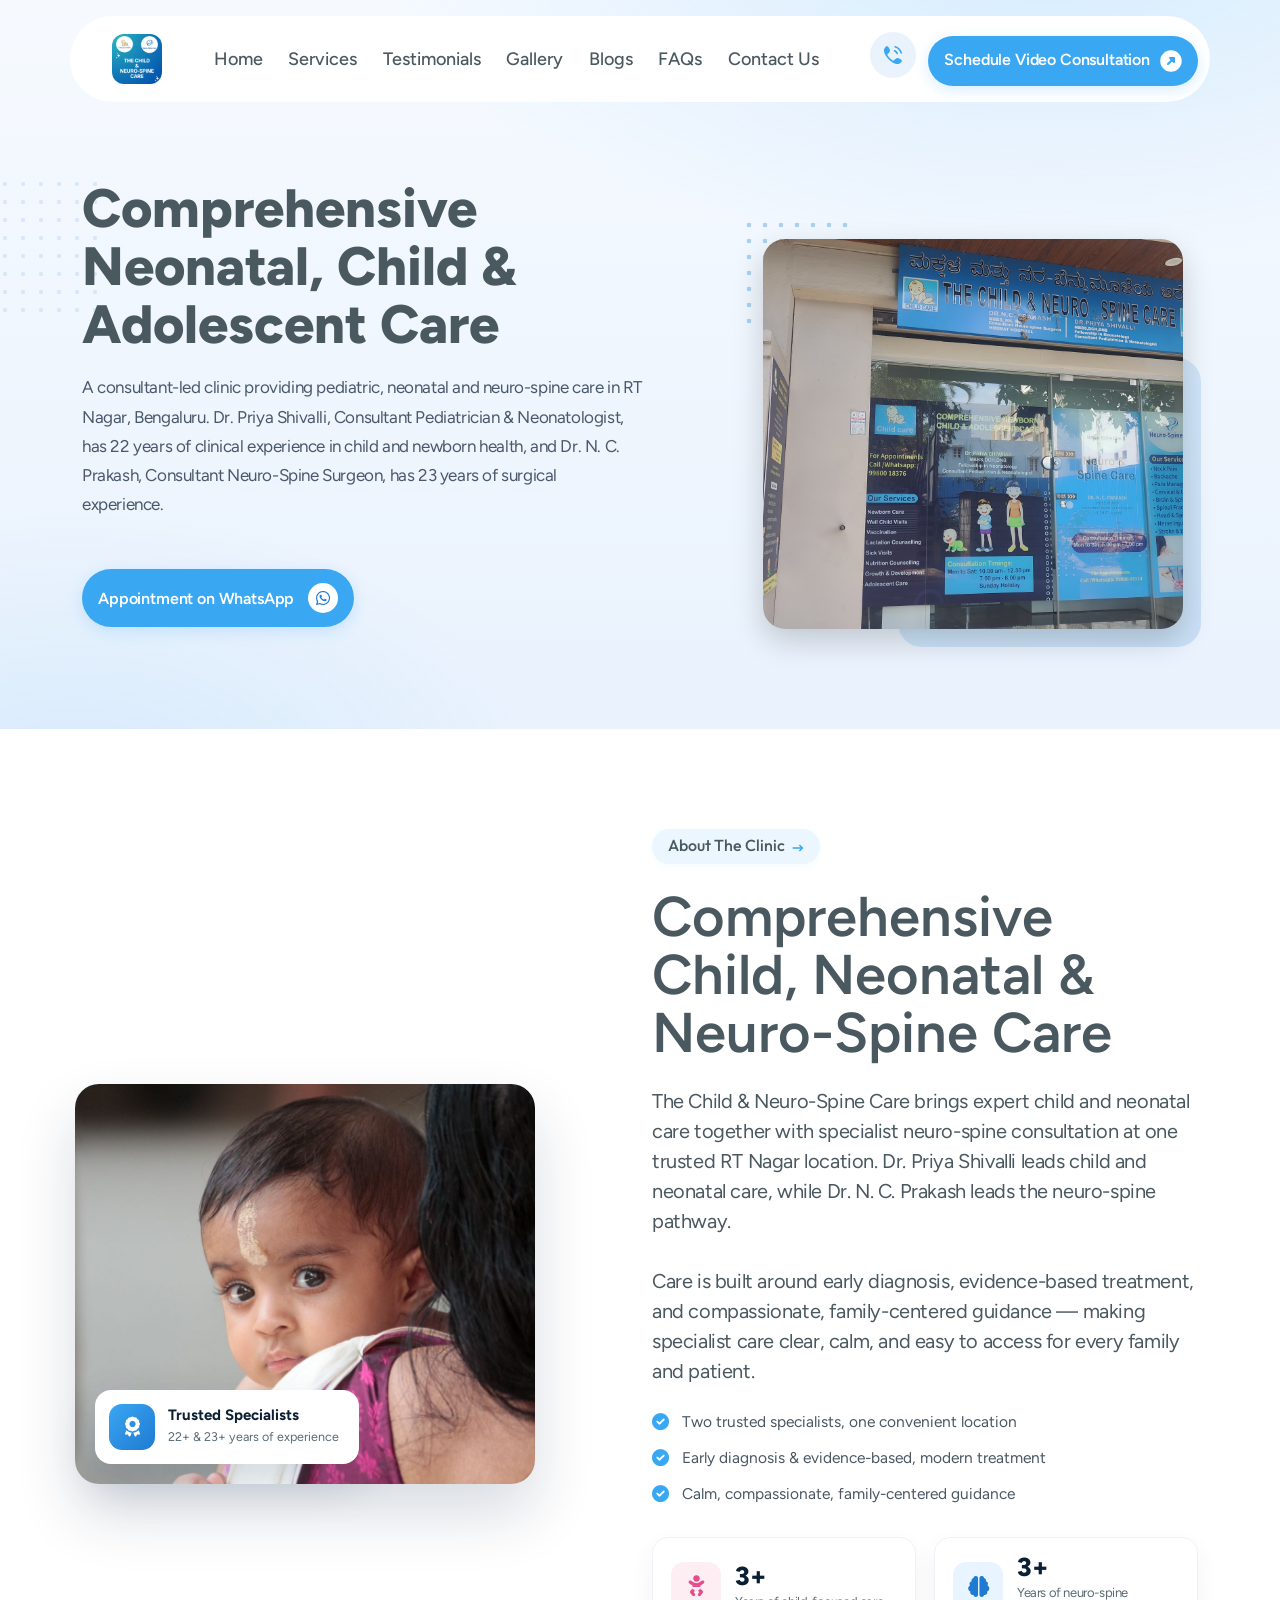
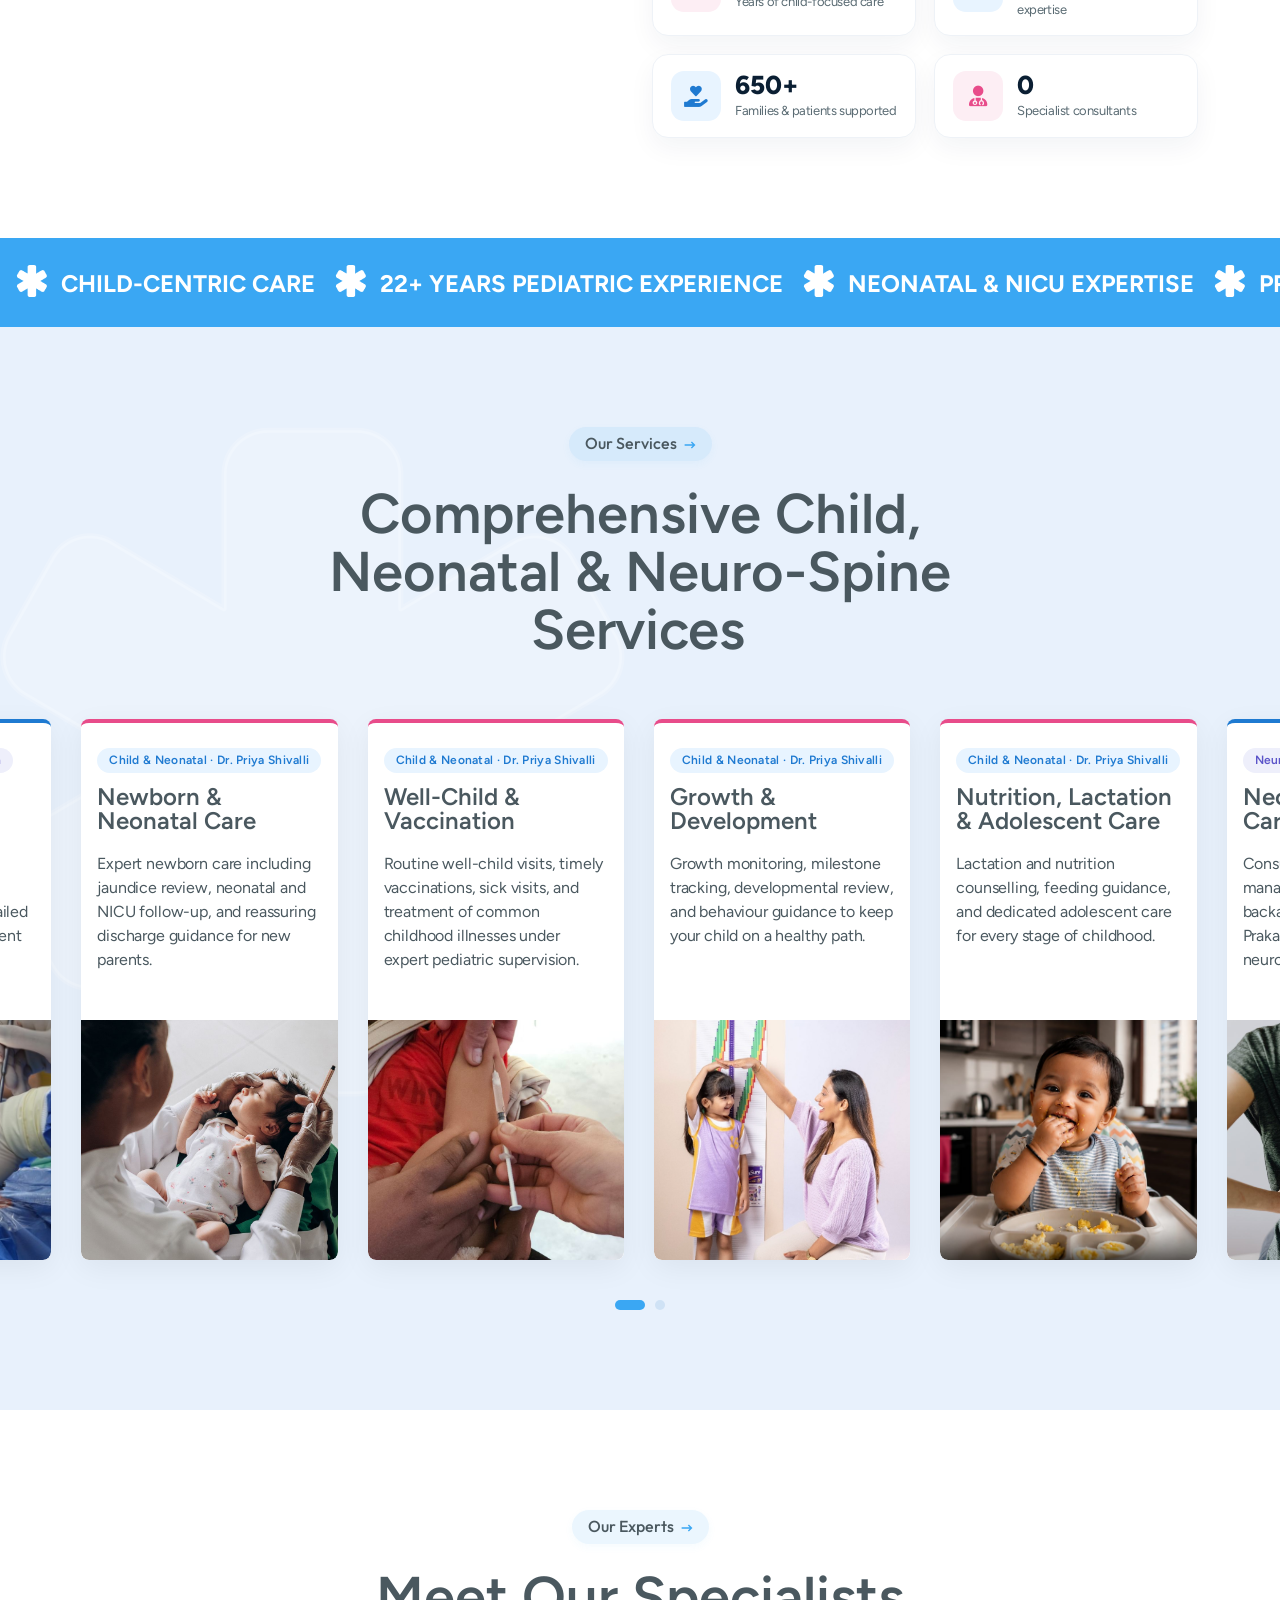
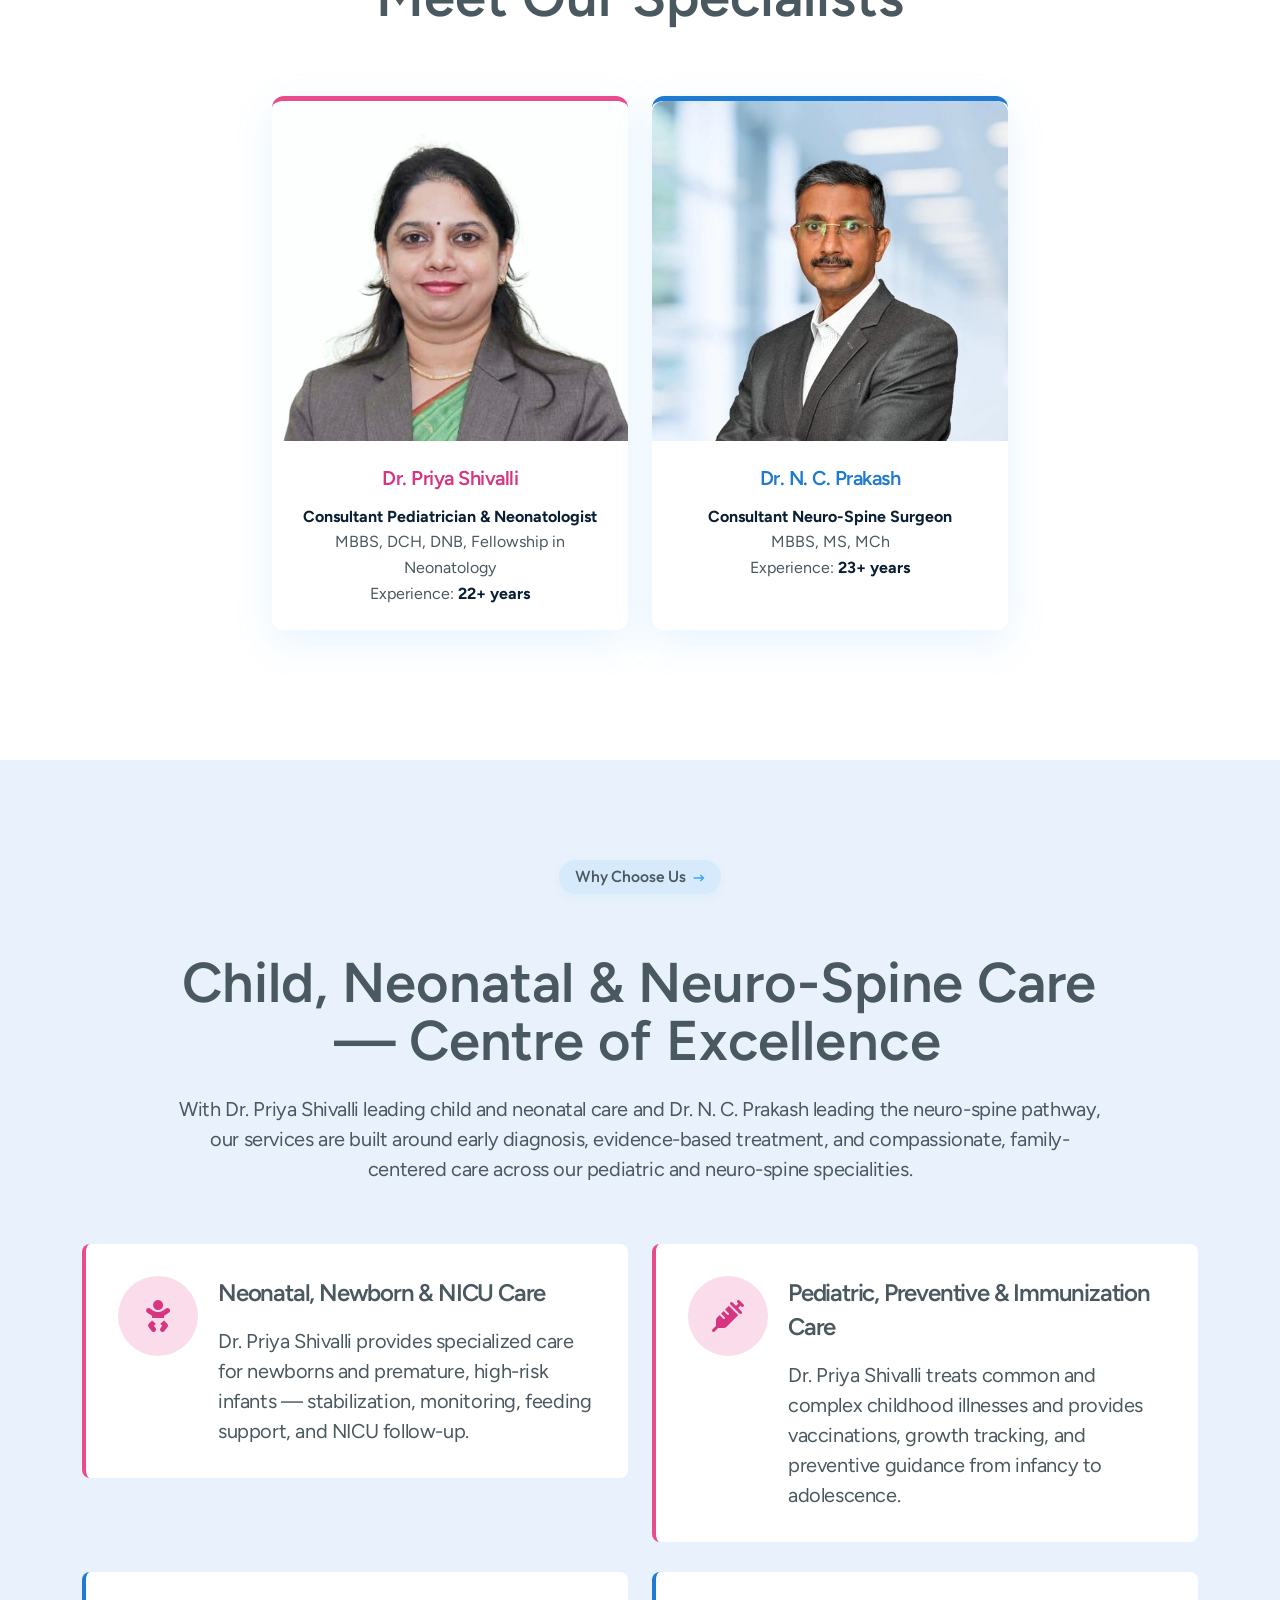
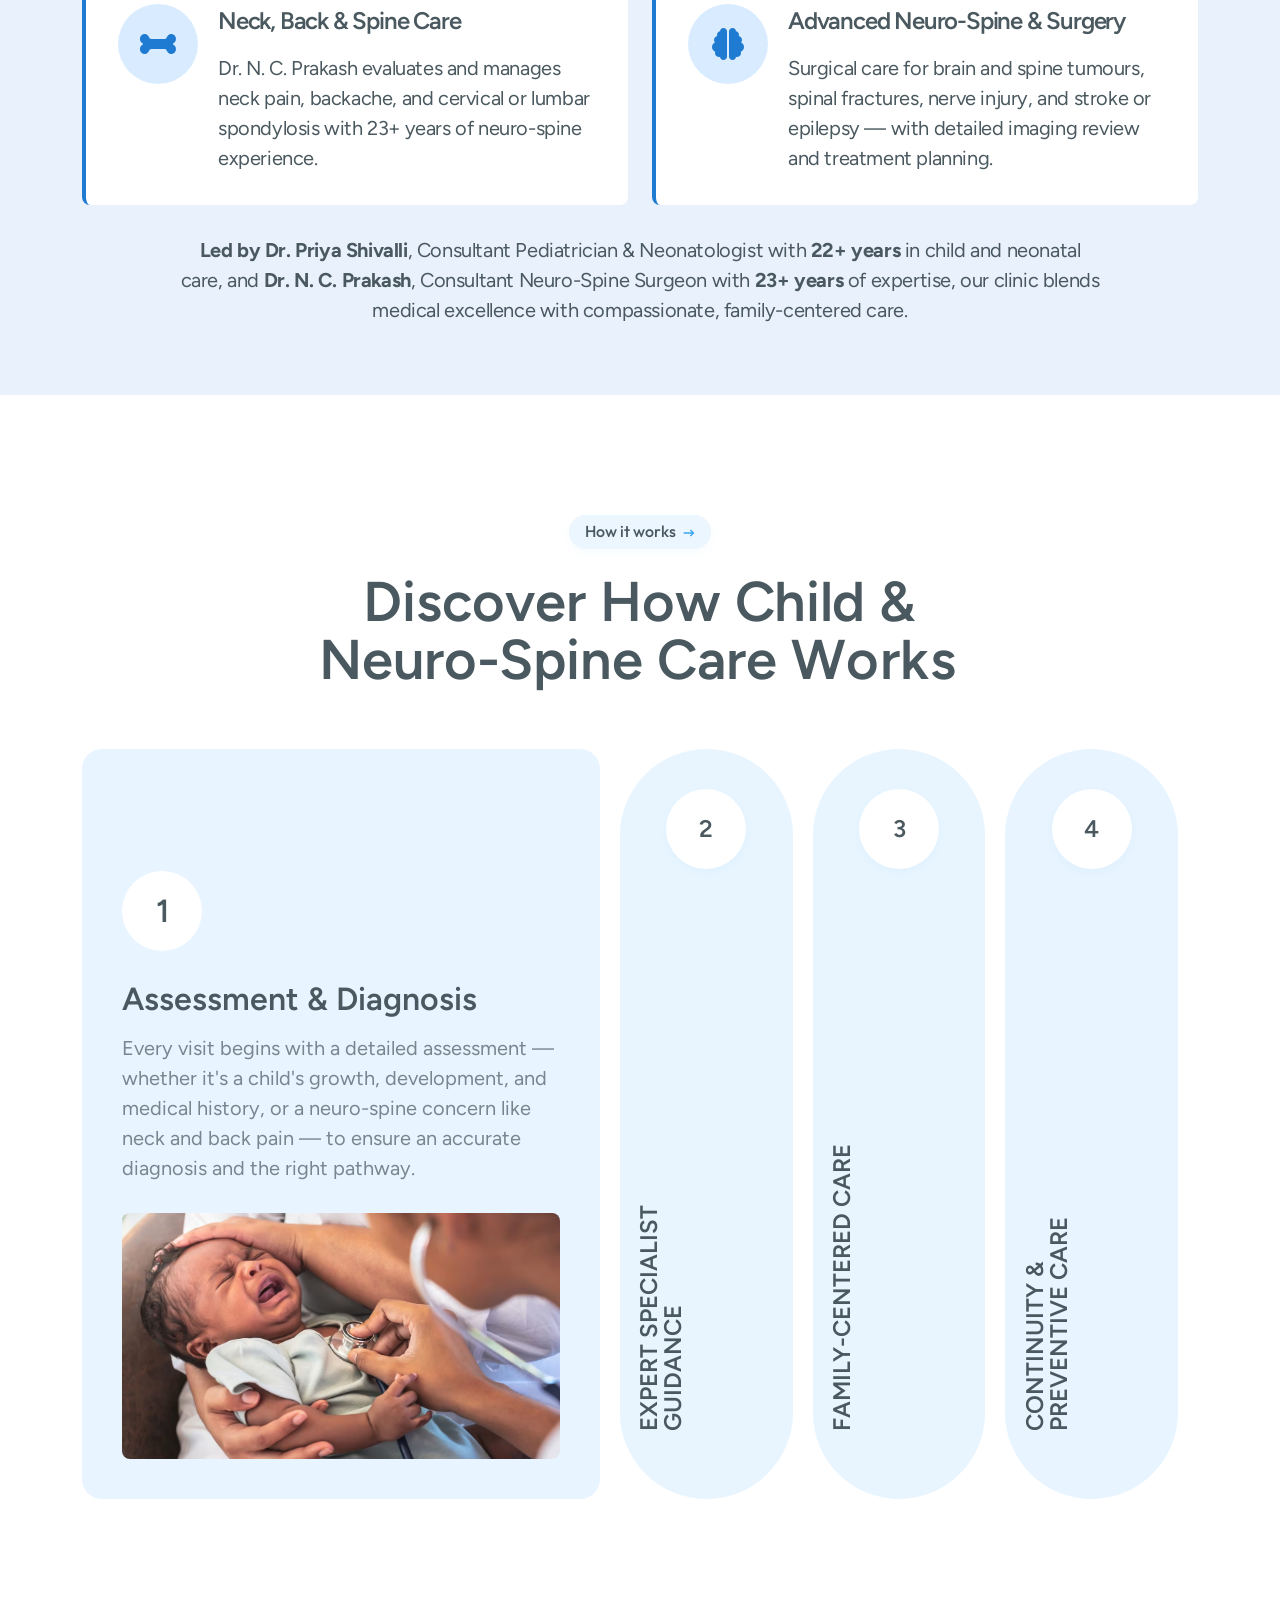
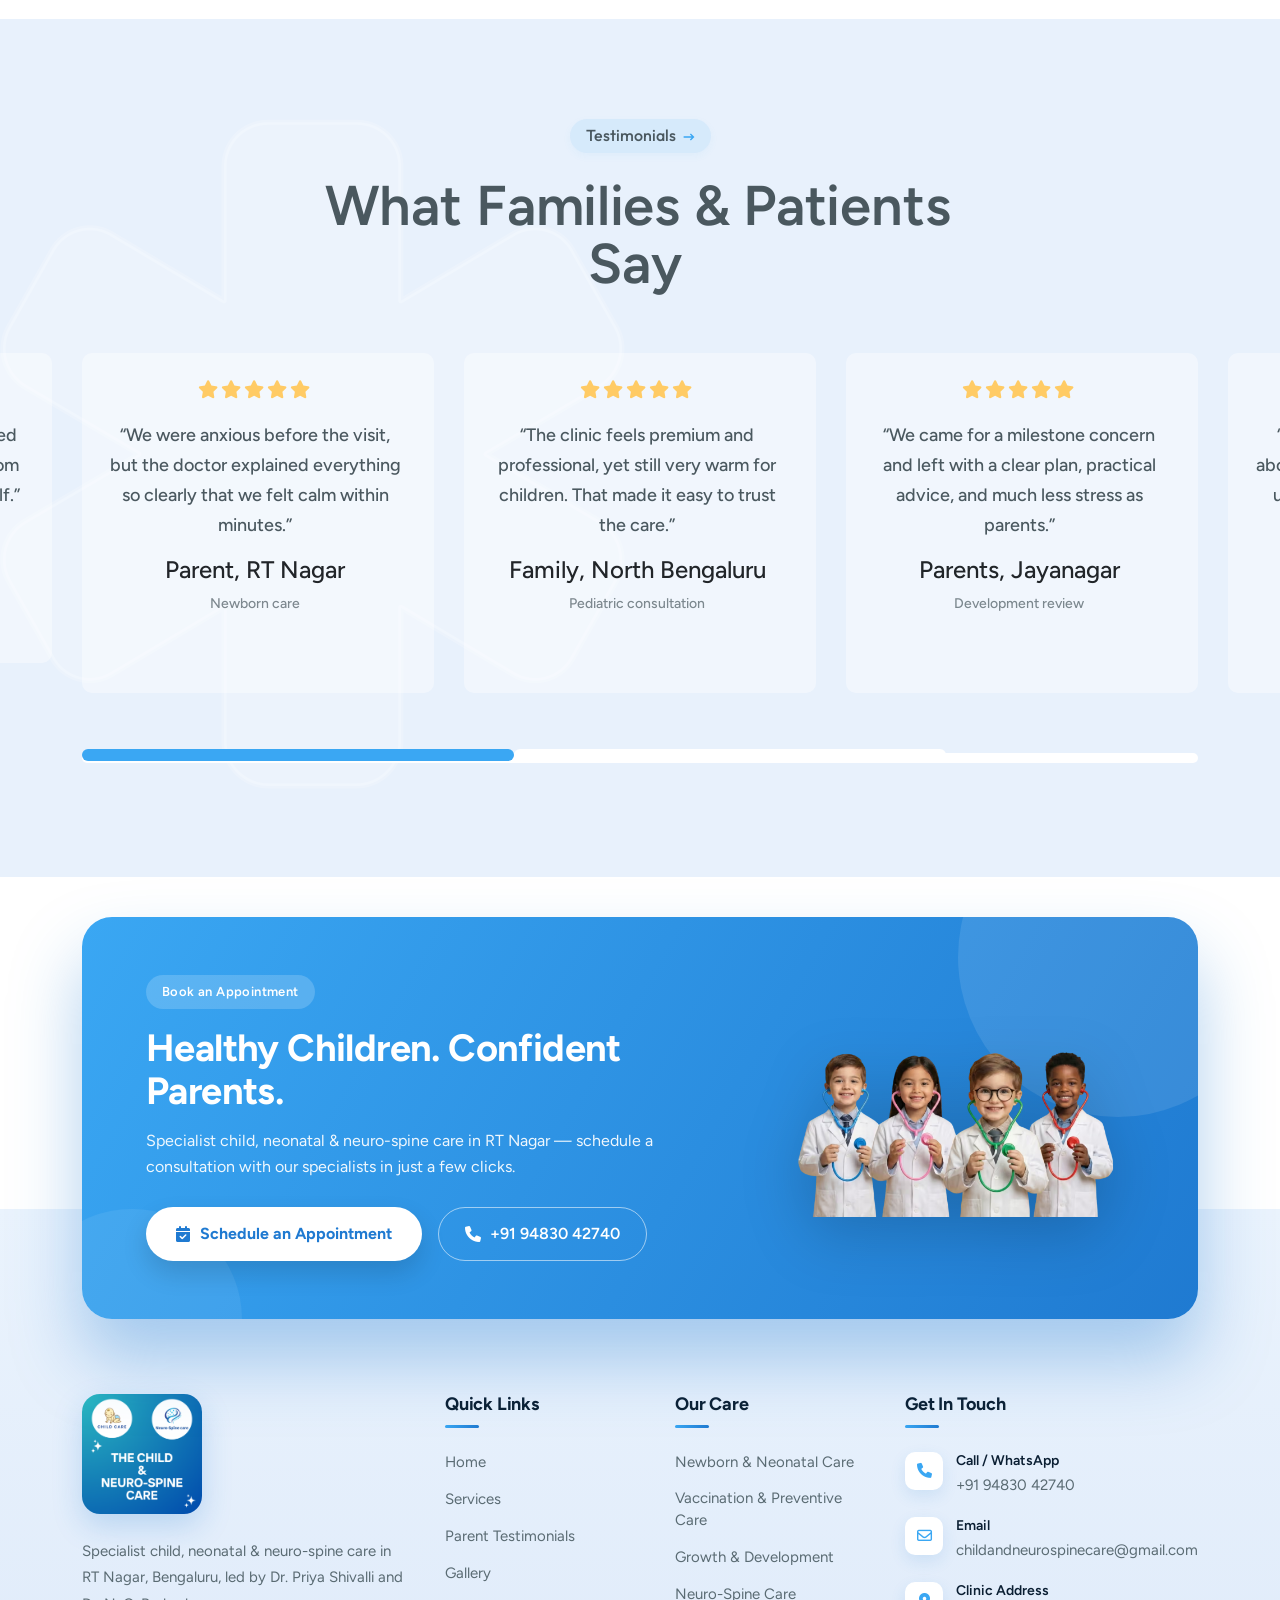
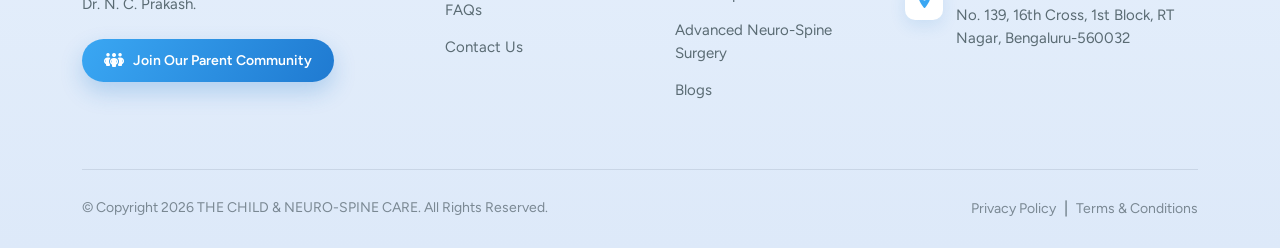
<file: index.html>
<!DOCTYPE html>
<html lang="en">

<head>
  <meta charset="UTF-8">
  <meta name="viewport" content="width=device-width, initial-scale=1.0">
  <title>THE CHILD &amp; NEURO-SPINE CARE | Child, Neonatal &amp; Neuro-Spine Care in Bengaluru</title>

  <!--=====FAB ICON=======-->
  <link rel="shortcut icon" href="assets/img/logo/drpriya/clinic-logo.png">

  <!--===== CSS LINK =======-->
  <link rel="stylesheet" href="assets/css/plugins/bootstrap.min.css">
  <link rel="stylesheet" href="assets/css/plugins/aos.css">
  <link rel="stylesheet" href="assets/css/plugins/fontawesome.css">
  <link rel="stylesheet" href="assets/css/plugins/magnific-popup.css">
  <link rel="stylesheet" href="assets/css/plugins/owlcarousel.min.css">
  <link rel="stylesheet" href="assets/css/plugins/sidebar.css">
  <link rel="stylesheet" href="assets/css/plugins/slick-slider.css">
  <link rel="stylesheet" href="assets/css/plugins/nice-select.css">
  <link rel="stylesheet" href="assets/css/plugins/swiper-bundle.css">
  <link rel="stylesheet" href="assets/css/main.css">
  <link rel="stylesheet" href="assets/css/custom.css">

  <!-- Small inline styles to handle responsive video embeds used in the videos section -->
  <style>
    .video-responsive {
      position: relative;
      padding-bottom: 56.25%;
      height: 0;
      overflow: hidden
    }

    .video-responsive iframe,
    .video-responsive video {
      position: absolute;
      top: 0;
      left: 0;
      width: 100%;
      height: 100%
    }

    .video-card h4 {
      margin-top: 12px;
      font-size: 1.05rem
    }

    .testimonial4-boxarea p {
      min-height: 80px
    }

    /* Meet Our Specialists — markup has no .team4-slider-area wrapper,
         so the template's team4 styles never apply. Re-scope to this layout. */
    .team4-section-area .row.justify-content-center {
      margin-top: 10px
    }

    .team4-section-area .col-lg-4 {
      display: flex;
      margin-bottom: 30px
    }

    .team4-section-area .team4-boxarea {
      position: relative;
      z-index: 1;
      width: 100%;
      max-width: 380px;
      margin-inline: auto;
      background: #fff;
      border-radius: 12px;
      overflow: hidden;
      box-shadow: 0 12px 40px rgba(58, 167, 243, .12);
      display: flex;
      flex-direction: column;
    }

    .team4-section-area .team4-boxarea .img1 {
      position: relative;
      z-index: 1;
      overflow: hidden;
      border-radius: 12px 12px 0 0;
      background: #f4f8ff;
    }

    .team4-section-area .team4-boxarea .img1 .team-img10 {
      display: block;
      width: 100%;
      height: 340px;
      object-fit: cover;
      object-position: top center;
      transform: scale(1.06);
      transform-origin: top center;
    }

    .team4-section-area .team4-boxarea .img1 .elements13 {
      position: absolute;
      left: 10px;
      top: 15px;
      z-index: -1;
      width: 110px;
      height: auto;
      opacity: .6;
      pointer-events: none;
    }

    .team4-section-area .team4-boxarea .name-area {
      background: #fff;
      padding: 24px;
      text-align: center;
      flex: 1 1 auto;
    }

    .team4-section-area .team4-boxarea .name-area a {
      display: inline-block;
      color: #0b1f33;
      font-size: 20px;
      font-weight: 600;
      letter-spacing: -.5px;
      line-height: 1.3;
      transition: color .3s;
    }

    .team4-section-area .team4-boxarea .name-area a:hover {
      color: #3aa7f3
    }

    .team4-section-area .team4-boxarea .name-area p {
      margin: 0;
      font-size: 16px;
      line-height: 1.6;
      color: #4a585f;
    }

    .team4-section-area .team4-boxarea .name-area p strong {
      color: #0b1f33
    }

    /* Service card specialist tags */
    .service4-boxarea .service-tag {
      display: inline-block;
      font-size: 12px;
      font-weight: 600;
      letter-spacing: .3px;
      padding: 5px 12px;
      border-radius: 30px;
      line-height: 1.2;
    }

    .service4-boxarea .service-tag.tag-child {
      background: #e8f4ff;
      color: #1f7ad1
    }

    .service4-boxarea .service-tag.tag-neuro {
      background: #eeeffb;
      color: #5b54c9
    }

    /* Equal-height service cards */
    .service4-section-area .service4-slider-area .service4-boxarea {
      display: flex;
      flex-direction: column;
      height: 100%;
      background: #fff;
      box-shadow: 0 8px 30px rgba(0, 0, 0, .06);
    }

    .service4-section-area .service4-slider-area .service4-boxarea .content-area {
      flex: 1 1 auto;
      min-height: 215px;
    }

    .service4-section-area .service4-slider-area .service4-boxarea .img1 {
      flex: 0 0 auto;
      height: 240px;
    }

    .service4-section-area .service4-slider-area .service4-boxarea .img1 img {
      height: 100%;
      width: 100%;
      object-fit: cover;
    }

    /* Make owl carousel items stretch to equal height */
    .service4-section-area .service4-slider-area.owl-carousel .owl-stage {
      display: flex
    }

    .service4-section-area .service4-slider-area.owl-carousel .owl-item {
      display: flex;
      height: auto
    }

    .service4-section-area .service4-slider-area.owl-carousel .owl-item>div {
      width: 100%
    }

    /* Clean, centered carousel pagination dots */
    .service4-section-area .service4-slider-area .owl-dots {
      text-align: center;
      margin-top: 40px;
      line-height: 0;
    }

    .service4-section-area .service4-slider-area .owl-dots::after {
      display: none
    }

    .service4-section-area .service4-slider-area .owl-dots button {
      height: 10px;
      width: 10px;
      border-radius: 50%;
      background: #cfe2f5;
      margin: 0 5px;
      top: 0;
      display: inline-block;
      vertical-align: middle;
      transition: all .3s ease;
    }

    .service4-section-area .service4-slider-area .owl-dots button.active {
      background: #3aa7f3;
      width: 30px;
      border-radius: 10px;
    }

    /* Match the active "How it works" step colour to the others */
    .works4-section-area .cs_case_study_1_list .box4 {
      background: #E8F5FF !important
    }
  </style>
  <!--=====  JS SCRIPT LINK =======-->
  <script src="assets/js/plugins/jquery-3-7-1.min.js"></script>

</head>

<body class="home-index">

  <!--===== PRELOADER STARTS =======-->
  <div class="cs_preloader">
    <div class="cs_preloader_in">
      <div class="cs_wave_first">
        <img src="assets/img/logo/drpriya/clinic-logo.png" alt="" style="width:100px;height:100px;">

        <p style="text-align:center;font-size:18px;color:#4a585f;margin-top:10px;">
          Loading
          <span style="animation:dot 1.4s infinite; animation-delay:0s;">.</span>
          <span style="animation:dot 1.4s infinite; animation-delay:0.2s;">.</span>
          <span style="animation:dot 1.4s infinite; animation-delay:0.4s;">.</span>
        </p>
      </div>
    </div>
  </div>

  <style>
    @keyframes dot {
      0% {
        opacity: 0;
      }

      50% {
        opacity: 1;
      }

      100% {
        opacity: 0;
      }
    }
  </style>

  <!--===== PRELOADER ENDS =======-->

  <!--===== PROGRESS STARTS=======-->
  <div class="paginacontainer">
    <div class="progress-wrap">
      <svg class="progress-circle svg-content" width="100%" height="100%" viewBox="-1 -1 102 102">
        <path d="M50,1 a49,49 0 0,1 0,98 a49,49 0 0,1 0,-98" />
      </svg>
    </div>
  </div>
  <!--===== PROGRESS ENDS=======-->

  <!--=====HEADER START=======-->
  <header class="homepage4-body">
    <div id="vl-header-sticky" class="vl-header-area vl-transparent-header">
      <div class="container">
        <div class="row align-items-center row-bg1">
          <div class="col-lg-1 col-md-6 col-6">
            <div class="vl-logo">
              <a href="index.html"><img src="assets/img/logo/drpriya/clinic-logo.png" alt=""></a>
            </div>
          </div>
          <div class="col-lg-7 d-none d-lg-block">
            <div class="vl-main-menu text-center">
              <nav class="vl-mobile-menu-active">
                <ul>
                  <li><a href="index.html">Home</a></li>
                  <li><a href="services.html">Services</a></li>
                  <li><a href="testimonial.html">Testimonials</a></li>
                  <li><a href="gallery.html">Gallery</a></li>
                  <li><a href="https://priyashivalli.exlyapp.com/blog">Blogs</a></li>
                  <li><a href="faq.html">FAQs</a></li>
                  <li><a href="contact.html">Contact Us</a></li>
                </ul>
              </nav>
            </div>
          </div>
          <div class="col-lg-4 col-md-6 col-6">
            <div class="vl-hero-btn d-none d-lg-block text-end">
              <div class="btn-area1">
                <a href="tel:+919483042740" class="phone" aria-label="Call us" title="Call us"><svg xmlns="http://www.w3.org/2000/svg" width="20" height="20"
                    viewBox="0 0 20 20" fill="none">
                    <g clip-path="url(#clip0_5825_4343)">
                      <path
                        d="M4.32688 1.17598C4.79912 1.27359 5.1752 1.59087 5.40887 2.01006L6.15321 3.34544C6.42738 3.83727 6.65811 4.25117 6.80878 4.61098C6.96862 4.99266 7.06355 5.36904 7.02016 5.78518C6.97676 6.20131 6.80622 6.55001 6.57107 6.8905C6.3494 7.21148 6.03823 7.56888 5.66848 7.99356L4.57431 9.25038C4.37824 9.47563 4.2802 9.58821 4.27124 9.72896C4.26228 9.86971 4.34263 9.98996 4.50333 10.2304C5.87299 12.2796 7.71894 14.1262 9.76983 15.497C10.0103 15.6577 10.1305 15.738 10.2712 15.7291C10.412 15.7201 10.5247 15.6221 10.7498 15.426L12.0067 14.3318C12.4314 13.962 12.7888 13.6509 13.1098 13.4292C13.4502 13.194 13.799 13.0235 14.2151 12.9801C14.6312 12.9367 15.0077 13.0317 15.3893 13.1915C15.7491 13.3422 16.163 13.5729 16.6547 13.847L17.9902 14.5915C18.4094 14.8251 18.7267 15.2012 18.8243 15.6734C18.9229 16.1505 18.7775 16.6302 18.4562 17.0244C17.2904 18.4547 15.4227 19.3654 13.4633 18.9701C12.259 18.7272 11.0707 18.3225 9.63342 17.4982C6.74558 15.842 4.15636 13.2514 2.50212 10.367C1.67786 8.92963 1.2731 7.74134 1.03015 6.53696C0.634898 4.5776 1.54559 2.70987 2.9759 1.54412C3.37009 1.22284 3.84971 1.07736 4.32688 1.17598Z"
                        fill="#3aa7f3" />
                      <path fill-rule="evenodd" clip-rule="evenodd"
                        d="M11.3062 1.54C11.4337 1.0978 11.8957 0.842779 12.3379 0.970388C15.5607 1.90041 18.099 4.43862 19.0292 7.66132C19.1567 8.1035 18.9017 8.56545 18.4596 8.69304C18.0174 8.8207 17.5554 8.5657 17.4278 8.1235C16.6565 5.45101 14.5483 3.34295 11.8757 2.57171C11.4336 2.4441 11.1786 1.98219 11.3062 1.54ZM10.7947 5.47187C10.9747 5.04825 11.4639 4.85066 11.8876 5.03055C13.2723 5.6186 14.381 6.72725 14.969 8.11199C15.1489 8.53562 14.9513 9.02487 14.5277 9.20479C14.1041 9.38462 13.6148 9.18704 13.4349 8.76345C13.0157 7.77614 12.2234 6.9839 11.2361 6.56463C10.8125 6.38474 10.6149 5.8955 10.7947 5.47187Z"
                        fill="#3aa7f3" />
                    </g>
                    <defs>
                      <clipPath id="clip0_5825_4343">
                        <rect width="20" height="20" fill="white" />
                      </clipPath>
                    </defs>
                  </svg></a>
                <a href="https://priyashivalli.exlyapp.com/plan/bb7b796f-a031-49b8-b7fc-497026ac1e95"
                  class="vl-btn4">Schedule Video Consultation<span><svg xmlns="http://www.w3.org/2000/svg" width="22"
                      height="22" viewBox="0 0 22 22" fill="none">
                      <path fill-rule="evenodd" clip-rule="evenodd"
                        d="M11 0.25C5.06294 0.25 0.25 5.06294 0.25 11C0.25 16.9371 5.06294 21.75 11 21.75C16.9371 21.75 21.75 16.9371 21.75 11C21.75 5.06294 16.9371 0.25 11 0.25ZM10 7C9.5955 7 9.2309 7.24364 9.0761 7.61732C8.92134 7.99099 9.0069 8.42111 9.2929 8.70711L10.5858 10L7.29289 13.2929C6.90237 13.6834 6.90237 14.3166 7.29289 14.7071C7.68342 15.0976 8.31658 15.0976 8.70711 14.7071L12 11.4142L13.2929 12.7071C13.5789 12.9931 14.009 13.0787 14.3827 12.9239C14.7564 12.7691 15 12.4045 15 12V8C15 7.44772 14.5523 7 14 7H10Z"
                        fill="white" />
                    </svg></span></a>
              </div>
            </div>
            <div class="vl-header-action-item d-block d-lg-none">
              <button type="button" class="vl-offcanvas-toggle">
                <i class="fa-solid fa-bars-staggered"></i>
              </button>
            </div>
          </div>
        </div>
      </div>
    </div>
  </header>
  <!--=====HEADER END =======-->

  <!--===== MOBILE HEADER STARTS =======-->
  <div class="homepage4-body">
    <div class="vl-offcanvas">
      <div class="vl-offcanvas-wrapper">
        <div class="vl-offcanvas-header">
          <a href="index.html" class="vl-offcanvas-brand">
            <img src="assets/img/logo/drpriya/clinic-logo.png" alt="THE CHILD &amp; NEURO-SPINE CARE">
          </a>
          <button class="vl-offcanvas-close-toggle" aria-label="Close menu">
            <i class="fa-solid fa-xmark"></i>
          </button>
        </div>

        <div class="vl-offcanvas-menu d-lg-none">
          <nav></nav>
        </div>

        <div class="vl-offcanvas-cta">
          <a href="https://api.whatsapp.com/send/?phone=%2B919483042740&amp;text=Hello%21+I+would+like+to+book+an+appointment.&amp;type=phone_number&amp;app_absent=0"
            target="_blank" rel="noopener" class="moff-btn moff-btn--wa">
            <i class="fa-brands fa-whatsapp"></i> Appointment on WhatsApp
          </a>
          <a href="https://priyashivalli.exlyapp.com/plan/bb7b796f-a031-49b8-b7fc-497026ac1e95"
            class="moff-btn moff-btn--video">
            <i class="fa-solid fa-video"></i> Schedule Video Consultation
          </a>
        </div>

        <div class="vl-offcanvas-contact">
          <a href="tel:+919483042740" class="moff-contact">
            <span class="moff-contact__ic"><i class="fa-solid fa-phone"></i></span>
            <span class="moff-contact__tx"><strong>Call us</strong>+91 94830 42740</span>
          </a>
          <a href="mailto:childandneurospinecare@gmail.com" class="moff-contact">
            <span class="moff-contact__ic"><i class="fa-regular fa-envelope"></i></span>
            <span class="moff-contact__tx"><strong>Email us</strong>childandneurospinecare@gmail.com</span>
          </a>
          <a href="https://www.google.com/maps?q=The+Child+and+Neuro+Spine+Care,+RT+Nagar,+Bengaluru+560032"
            target="_blank" rel="noopener" class="moff-contact">
            <span class="moff-contact__ic"><i class="fa-solid fa-location-dot"></i></span>
            <span class="moff-contact__tx"><strong>Visit us</strong>No. 139, 16th Cross, 1st Block, RT Nagar,
              Bengaluru-560032</span>
          </a>
        </div>
        <!-- <div class="space20"></div>
        <div class="vl-offcanvas-social">
            <h3 class="vl-offcanvas-sm-title">Follow Us</h3>
            <div class="space20"></div> -->
        <!-- <a href="https://www.facebook.com/people/Kidney-Care-Hospital-and-Research-Center/100068045023616/"><i class="fab fa-facebook-f"></i></a>
            <a href="https://www.instagram.com/kidneyhospitaludaipur/"><i class="fab fa-instagram"></i></a> -->
      </div>
    </div>
  </div>
  <div class="vl-offcanvas-overlay"></div>
  </div>
  <!--===== MOBILE HEADER ENDS =======-->

  <!--===== HERO AREA STARTS =======-->
  <div class="hero4-section-area"
    style="background-image: url(assets/img/all-images/bg/bg3.avif); background-position: center; background-repeat: no-repeat; background-size: cover;">
    <div class="container">
      <div class="row align-items-center">
        <div class="col-lg-7">
          <div class="hero-header heading4">
            <h1 class="cnsc-hero-title" data-aos="fade-up" data-aos-duration="500">
              Comprehensive Neonatal, Child &amp; <span class="accent">Adolescent Care</span>
            </h1>
            <p class="cnsc-hero-sub" data-aos="fade-up" data-aos-duration="550">
              A consultant-led clinic providing pediatric, neonatal and neuro-spine care in RT Nagar, Bengaluru.
              Dr. Priya Shivalli, Consultant Pediatrician &amp; Neonatologist, has 22 years of clinical experience
              in child and newborn health, and Dr. N. C. Prakash, Consultant Neuro-Spine Surgeon, has 23 years
              of surgical experience.
            </p>
            <div class="space24"></div>
            <div class="btn-area1" data-aos="fade-left" data-aos-duration="450"
              style="display:flex; gap:20px; flex-wrap:wrap;">

              <a href="https://api.whatsapp.com/send/?phone=%2B919483042740&text=Hello%21+I+would+like+to+book+an+appointment.&type=phone_number&app_absent=0"
                target="_blank" rel="noopener" class="vl-btn4">
                Appointment on WhatsApp
                <span
                  style="display:inline-flex;align-items:center;justify-content:center;width:30px;height:30px;border-radius:50%;background:#fff;margin-left:10px;"><i
                    class="fa-brands fa-whatsapp" style="color:#1f7ad1;font-size:16px;"></i></span>
              </a>
              <a href="https://priyashivalli.exlyapp.com/plan/bb7b796f-a031-49b8-b7fc-497026ac1e95"
                class="vl-btn4 d-inline-flex d-md-none align-items-center">
                Schedule Video Consultation
                <span>
                  <svg xmlns="http://www.w3.org/2000/svg" width="22" height="22" viewBox="0 0 22 22" fill="none">
                    <path fill-rule="evenodd" clip-rule="evenodd"
                      d="M11 0.25C5.06294 0.25 0.25 5.06294 0.25 11C0.25 16.9371 5.06294 21.75 11 21.75C16.9371 21.75 21.75 16.9371 21.75 11C21.75 5.06294 16.9371 0.25 11 0.25ZM10 7C9.5955 7 9.2309 7.24364 9.0761 7.61732C8.92134 7.99099 9.0069 8.42111 9.2929 8.70711L10.5858 10L7.29289 13.2929C6.90237 13.6834 6.90237 14.3166 7.29289 14.7071C7.68342 15.0976 8.31658 15.0976 8.70711 14.7071L12 11.4142L13.2929 12.7071C13.5789 12.9931 14.009 13.0787 14.3827 12.9239C14.7564 12.7691 15 12.4045 15 12V8C15 7.44772 14.5523 7 14 7H10Z"
                      fill="white" />
                  </svg>
                </span>
              </a>

            </div>
          </div>
        </div>
        <div class="col-lg-5">
          <div class="hero4-images-area cnsc-hero-visual">
            <div class="bg-area cnsc-hero-deco">
              <img src="assets/img/all-images/drpriya/WhatsApp Image 2026-04-08 at 11.04.37.jpeg"
                alt="THE CHILD &amp; NEURO-SPINE CARE clinic in RT Nagar, Bengaluru" style="
    display: block;
    width: 100%;
    max-width: 420px;
    height: 390px;
    margin-inline: auto;
    object-fit: cover;
    object-position: center center;
    border-radius: 22px;
    box-shadow: 0 12px 30px rgba(0, 0, 0, 0.18);
    cursor: pointer;
    transition: all 0.35s ease;
  " onmouseover="this.style.transform='translateY(-6px) scale(1.02)'; this.style.boxShadow='0 30px 60px rgba(0,0,0,0.25)'"
                onmouseout="this.style.transform='none'; this.style.boxShadow='0 12px 30px rgba(0,0,0,0.18)'" />

            </div>
          </div>
        </div>
      </div>
    </div>
  </div>
  <!--===== HERO AREA ENDS =======-->

  <!--===== ABOUT AREA STARTS =======-->
  <div class="about4-section-area sp1">
    <div class="container">
      <div class="row align-items-center">
        <div class="col-lg-6">
          <div class="about-images-area cnsc-about-img">
            <div class="img1">
              <img src="assets/img/all-images/about/hero-neonatal-care.jpg"
                alt="Mother and child — compassionate newborn and child care">
            </div>
            <div class="img2">
              <img src="assets/img/elements/elements18.png" alt="" class="elements18 keyframe5">
            </div>
            <div class="cnsc-about-badge" data-aos="zoom-in" data-aos-duration="450">
              <i class="fa-solid fa-award"></i>
              <div><strong>Trusted Specialists</strong><span>22+ &amp; 23+ years of experience</span></div>
            </div>
          </div>
        </div>
        <div class="col-lg-6">
          <div class="about4-heading heading4">
            <h5 class="vl-section-subtitle" data-aos="fade-left" data-aos-duration="450">About The Clinic <svg
                xmlns="http://www.w3.org/2000/svg" width="13" height="8" viewBox="0 0 13 8" fill="none">
                <path d="M0.667969 4.00033H11.049M8.00137 7.33366L11.3346 4.00033L8.0013 0.666992" stroke="#3aa7f3"
                  stroke-width="1.5" />
              </svg></h5>
            <div class="space24"></div>
            <h2 class="vl-section-title text-anime-style-3">Comprehensive Child, Neonatal &amp; Neuro-Spine Care</h2>
            <div class="space24"></div>
            <p data-aos="fade-left" data-aos-duration="450">
              The Child &amp; Neuro-Spine Care brings expert child and neonatal care together with specialist
              neuro-spine consultation at one trusted RT Nagar location. Dr. Priya Shivalli leads child and
              neonatal care, while Dr. N. C. Prakash leads the neuro-spine pathway.
              <br><br>
              Care is built around early diagnosis, evidence-based treatment, and compassionate,
              family-centered guidance &mdash; making specialist care clear, calm, and easy to access
              for every family and patient.
            </p>
            <ul class="cnsc-about-features" data-aos="fade-left" data-aos-duration="450">
              <li><i class="fa-solid fa-circle-check"></i> Two trusted specialists, one convenient location</li>
              <li><i class="fa-solid fa-circle-check"></i> Early diagnosis &amp; evidence-based, modern treatment</li>
              <li><i class="fa-solid fa-circle-check"></i> Calm, compassionate, family-centered guidance</li>
            </ul>

            <div class="cnsc-facts">
              <div class="cnsc-fact" data-aos="fade-up" data-aos-duration="450" data-aos-delay="0">
                <div class="cnsc-fact__ic is-pink"><i class="fa-solid fa-baby"></i></div>
                <div>
                  <h3><span class="counter">22</span>+</h3>
                  <p>Years of child-focused care</p>
                </div>
              </div>
              <div class="cnsc-fact" data-aos="fade-up" data-aos-duration="450" data-aos-delay="60">
                <div class="cnsc-fact__ic is-blue"><i class="fa-solid fa-brain"></i></div>
                <div>
                  <h3><span class="counter">23</span>+</h3>
                  <p>Years of neuro-spine expertise</p>
                </div>
              </div>
              <div class="cnsc-fact" data-aos="fade-up" data-aos-duration="450" data-aos-delay="120">
                <div class="cnsc-fact__ic is-blue"><i class="fa-solid fa-hand-holding-heart"></i></div>
                <div>
                  <h3><span class="counter">5000</span>+</h3>
                  <p>Families &amp; patients supported</p>
                </div>
              </div>
              <div class="cnsc-fact" data-aos="fade-up" data-aos-duration="450" data-aos-delay="180">
                <div class="cnsc-fact__ic is-pink"><i class="fa-solid fa-user-doctor"></i></div>
                <div>
                  <h3><span class="counter">2</span></h3>
                  <p>Specialist consultants</p>
                </div>
              </div>
            </div>
          </div>
        </div>
      </div>
    </div>
  </div>
  <!--===== ABOUT AREA ENDS =======-->
  <div class="slider4-section-area">
    <div class="marquee-wrap">
      <div class="marquee-text">

        <div class="brand-single-box">
          <h3><img src="assets/img/elements/elements1.png" alt=""> Child-Centric Care</h3>
        </div>

        <div class="brand-single-box">
          <h3><img src="assets/img/elements/elements1.png" alt=""> 22+ Years Pediatric Experience</h3>
        </div>

        <div class="brand-single-box">
          <h3><img src="assets/img/elements/elements1.png" alt=""> Neonatal & NICU Expertise</h3>
        </div>

        <div class="brand-single-box">
          <h3><img src="assets/img/elements/elements1.png" alt=""> Preventive Pediatrics</h3>
        </div>

        <div class="brand-single-box">
          <h3><img src="assets/img/elements/elements1.png" alt=""> Family-Centered Approach</h3>
        </div>

        <div class="brand-single-box">
          <h3><img src="assets/img/elements/elements1.png" alt=""> Child-Centric Care</h3>
        </div>

        <div class="brand-single-box">
          <h3><img src="assets/img/elements/elements1.png" alt=""> Trusted by Parents</h3>
        </div>

        <div class="brand-single-box">
          <h3><img src="assets/img/elements/elements1.png" alt=""> Developmental Pediatrics</h3>
        </div>

        <div class="brand-single-box">
          <h3><img src="assets/img/elements/elements1.png" alt=""> Preventive Pediatrics</h3>
        </div>

        <div class="brand-single-box">
          <h3><img src="assets/img/elements/elements1.png" alt=""> Compassionate Care</h3>
        </div>

        <div class="brand-single-box">
          <h3><img src="assets/img/elements/elements1.png" alt=""> Child-Centric Care</h3>
        </div>

        <div class="brand-single-box">
          <h3><img src="assets/img/elements/elements1.png" alt=""> Neonatal Stabilization</h3>
        </div>

        <div class="brand-single-box">
          <h3><img src="assets/img/elements/elements1.png" alt=""> Evidence-Based Treatment</h3>
        </div>

        <div class="brand-single-box">
          <h3><img src="assets/img/elements/elements1.png" alt=""> Preventive Pediatrics</h3>
        </div>

        <div class="brand-single-box">
          <h3><img src="assets/img/elements/elements1.png" alt=""> Parent Education & Guidance</h3>
        </div>

      </div>
    </div>
  </div>
  <!--===== SERVICE AREA STARTS =======-->
  <div class="service4-section-area sp1">
    <img src="assets/img/elements/elements12.png" alt="" class="elements12 keyframe5">
    <div class="container">
      <div class="row">
        <div class="col-lg-8 m-auto">
          <div class="heading4 text-center space-margin60">
            <h5 class="vl-section-subtitle">
              Our Services
              <svg xmlns="http://www.w3.org/2000/svg" width="13" height="8" viewBox="0 0 13 8" fill="none">
                <path d="M0.667969 4.00033H11.049M8.00137 7.33366L11.3346 4.00033L8.0013 0.666992" stroke="#3aa7f3"
                  stroke-width="1.5" />
              </svg>
            </h5>
            <div class="space24"></div>
            <h2 class="vl-section-title text-anime-style-3">
              Comprehensive Child, Neonatal & Neuro-Spine Services
            </h2>
          </div>
        </div>
      </div>

      <div class="row">
        <div class="col-lg-12">
          <div class="service4-slider-area owl-carousel">

            <!-- ===== Dr. Priya Shivalli — Child & Neonatal Care ===== -->
            <div class="service4-boxarea doc-priya">
              <div class="content-area">
                <span class="service-tag tag-child">Child &amp; Neonatal &middot; Dr. Priya Shivalli</span>
                <div class="space12"></div>
                <a class="title">Newborn &amp; Neonatal Care</a>
                <div class="space16"></div>
                <p>
                  Expert newborn care including jaundice review, neonatal and NICU follow-up,
                  and reassuring discharge guidance for new parents.
                </p>
                <div class="space24"></div>
              </div>
              <div class="img1 image-anime">
                <img src="assets/img/all-images/works/service-newborn-care.jpg" alt="Newborn and neonatal care">
              </div>
            </div>

            <div class="service4-boxarea doc-priya">
              <div class="content-area">
                <span class="service-tag tag-child">Child &amp; Neonatal &middot; Dr. Priya Shivalli</span>
                <div class="space12"></div>
                <a class="title">Well-Child &amp; Vaccination</a>
                <div class="space16"></div>
                <p>
                  Routine well-child visits, timely vaccinations, sick visits, and treatment of
                  common childhood illnesses under expert pediatric supervision.
                </p>
                <div class="space24"></div>
              </div>
              <div class="img1 image-anime">
                <img src="assets/img/all-images/works/service-vaccination.jpg" alt="Well-child and vaccination care">
              </div>
            </div>

            <div class="service4-boxarea doc-priya">
              <div class="content-area">
                <span class="service-tag tag-child">Child &amp; Neonatal &middot; Dr. Priya Shivalli</span>
                <div class="space12"></div>
                <a class="title">Growth &amp; Development</a>
                <div class="space16"></div>
                <p>
                  Growth monitoring, milestone tracking, developmental review, and behaviour
                  guidance to keep your child on a healthy path.
                </p>
                <div class="space24"></div>
              </div>
              <div class="img1 image-anime">
                <img src="assets/img/all-images/works/service-growth-development.jpg"
                  alt="Child growth and development">
              </div>
            </div>

            <div class="service4-boxarea doc-priya">
              <div class="content-area">
                <span class="service-tag tag-child">Child &amp; Neonatal &middot; Dr. Priya Shivalli</span>
                <div class="space12"></div>
                <a class="title">Nutrition, Lactation &amp; Adolescent Care</a>
                <div class="space16"></div>
                <p>
                  Lactation and nutrition counselling, feeding guidance, and dedicated adolescent
                  care for every stage of childhood.
                </p>
                <div class="space24"></div>
              </div>
              <div class="img1 image-anime">
                <img src="assets/img/all-images/works/service-nutrition-lactation.jpg"
                  alt="Nutrition and lactation support">
              </div>
            </div>

            <!-- ===== Dr. N. C. Prakash — Neuro-Spine Care ===== -->
            <div class="service4-boxarea doc-prakash">
              <div class="content-area">
                <span class="service-tag tag-neuro">Neuro-Spine &middot; Dr. N. C. Prakash</span>
                <div class="space12"></div>
                <a class="title">Neck &amp; Back Pain Care</a>
                <div class="space16"></div>
                <p>
                  Consultation and pain management for neck pain and backache, led by Dr. N. C. Prakash
                  with 23+ years of neuro-spine experience.
                </p>
                <div class="space24"></div>
              </div>
              <div class="img1 image-anime">
                <img src="assets/img/all-images/works/service-neck-back-pain.jpg" alt="Neck and back pain care">
              </div>
            </div>

            <div class="service4-boxarea doc-prakash">
              <div class="content-area">
                <span class="service-tag tag-neuro">Neuro-Spine &middot; Dr. N. C. Prakash</span>
                <div class="space12"></div>
                <a class="title">Spine &amp; Degenerative Care</a>
                <div class="space16"></div>
                <p>
                  Evaluation and treatment of cervical and lumbar spondylosis and other
                  degenerative spine conditions.
                </p>
                <div class="space24"></div>
              </div>
              <div class="img1 image-anime">
                <img src="assets/img/all-images/works/service-spine-degenerative.jpg" alt="Spine and degenerative care">
              </div>
            </div>

            <div class="service4-boxarea doc-prakash">
              <div class="content-area">
                <span class="service-tag tag-neuro">Neuro-Spine &middot; Dr. N. C. Prakash</span>
                <div class="space12"></div>
                <a class="title">Brain &amp; Spine Tumour &amp; Injury Care</a>
                <div class="space16"></div>
                <p>
                  Diagnosis and surgical planning for brain and spine tumours, spinal fractures,
                  and head and spine injuries.
                </p>
                <div class="space24"></div>
              </div>
              <div class="img1 image-anime">
                <img src="assets/img/all-images/works/service-brain-spine-imaging.jpg"
                  alt="Brain and spine tumour and injury care">
              </div>
            </div>

            <div class="service4-boxarea doc-prakash">
              <div class="content-area">
                <span class="service-tag tag-neuro">Neuro-Spine &middot; Dr. N. C. Prakash</span>
                <div class="space12"></div>
                <a class="title">Nerve, Stroke &amp; Epilepsy Surgery</a>
                <div class="space16"></div>
                <p>
                  Advanced surgical care for nerve injury, stroke, and epilepsy, supported by
                  detailed imaging review and treatment planning.
                </p>
                <div class="space24"></div>
              </div>
              <div class="img1 image-anime">
                <img src="assets/img/all-images/works/service-neuro-surgery.jpg"
                  alt="Nerve, stroke and epilepsy surgery">
              </div>
            </div>

          </div>
        </div>
      </div>
    </div>
  </div>
  <!--===== SERVICE AREA ENDS =======-->

  <!--===== TEAM AREA STARTS =======-->
  <div class="team4-section-area sp1">
    <div class="container">
      <div class="row">
        <div class="col-lg-8 m-auto">
          <div class="heading4 text-center space-margin60">
            <h5 class="vl-section-subtitle">Our Experts <svg xmlns="http://www.w3.org/2000/svg" width="13" height="8"
                viewBox="0 0 13 8" fill="none">
                <path d="M0.667969 4.00033H11.049M8.00137 7.33366L11.3346 4.00033L8.0013 0.666992" stroke="#3aa7f3"
                  stroke-width="1.5" />
              </svg></h5>
            <div class="space24"></div>
            <h2 class="vl-section-title text-anime-style-3" style="white-space:nowrap;">Meet Our Specialists</h2>
          </div>
        </div>
      </div>
      <div class="row justify-content-center">
        <div class="col-lg-4 col-md-6" data-aos="fade-up" data-aos-duration="450">
          <div class="team4-boxarea doc-priya" style="margin-inline:auto;">
            <div class="img1">
              <img src="assets/img/all-images/drpriya/dr-priya-portrait.jpeg" alt="Dr. Priya Shivalli"
                class="team-img10">
              <img src="assets/img/elements/elements15.png" alt="" class="elements13 keyframe5">
            </div>
            <div class="name-area">
              <a>Dr. Priya Shivalli</a>
              <div class="space12"></div>
              <p><strong>Consultant Pediatrician &amp; Neonatologist</strong><br>MBBS, DCH, DNB, Fellowship in
                Neonatology<br>Experience: <strong>22+ years</strong></p>
            </div>
          </div>
        </div>
        <div class="col-lg-4 col-md-6" data-aos="fade-up" data-aos-duration="450">
          <div class="team4-boxarea doc-prakash" style="margin-inline:auto;">
            <div class="img1">
              <img src="assets/img/all-images/drprakash/dr nc prakash.jpeg" alt="Dr. N. C. Prakash" class="team-img10">
              <img src="assets/img/elements/elements15.png" alt="" class="elements13 keyframe5">
            </div>
            <div class="name-area">
              <a>Dr. N. C. Prakash</a>
              <div class="space12"></div>
              <p><strong>Consultant Neuro-Spine Surgeon</strong><br>MBBS, MS, MCh<br>Experience: <strong>23+
                  years</strong></p>
            </div>
          </div>
        </div>
      </div>
    </div>
  </div>
  <!--===== TEAM AREA ENDS =======-->


  <!--===== SERVICE AREA STARTS =======-->
  <div class="service-benefites-section-area sp2">
    <div class="container">

      <!-- Why Choose Us Heading -->
      <div class="row">
        <div class="col-lg-6 m-auto">
          <div class="heading4 text-center space-margin60">
            <h5 class="vl-section-subtitle">
              Why Choose Us
              <svg xmlns="http://www.w3.org/2000/svg" width="13" height="8" viewBox="0 0 13 8" fill="none">
                <path d="M0.667969 4.00033H11.049M8.00137 7.33366L11.3346 4.00033L8.0013 0.666992" stroke="#3aa7f3"
                  stroke-width="1.5" />
              </svg>
            </h5>
          </div>
        </div>
      </div>

      <!-- Centre of Excellence Intro -->
      <div class="row">
        <div class="col-lg-10 m-auto">
          <div class="heading4 text-center space-margin60">
            <h2 class="vl-section-title text-anime-style-3">
              Child, Neonatal & Neuro-Spine Care — Centre of Excellence
            </h2>
            <div class="space24"></div>
            <p>
              With Dr. Priya Shivalli leading child and neonatal care and Dr. N. C. Prakash leading
              the neuro-spine pathway, our services are built around early diagnosis, evidence-based
              treatment, and compassionate, family-centered care across our pediatric and
              neuro-spine specialities.
            </p>
          </div>
        </div>
      </div>

      <!-- Services -->
      <div class="row">
        <div class="col-lg-12">
          <div class="benefites-box">
            <div class="row">

              <!-- Neonatal & NICU Care -->
              <div class="col-lg-6 col-md-6" data-aos="fade-up" data-aos-duration="450">
                <div class="benefites-widget-boxarea doc-priya">
                  <div class="icons">
                    <i class="fa-solid fa-baby"></i>
                  </div>
                  <div class="content-area">
                    <a class="title">Neonatal, Newborn & NICU Care</a>
                    <div class="space16"></div>
                    <p>
                      Dr. Priya Shivalli provides specialized care for newborns and premature, high-risk
                      infants — stabilization, monitoring, feeding support, and NICU follow-up.
                    </p>
                  </div>
                </div>
              </div>

              <!-- Comprehensive Pediatric & Preventive Care -->
              <div class="col-lg-6 col-md-6" data-aos="fade-up" data-aos-duration="450">
                <div class="benefites-widget-boxarea doc-priya">
                  <div class="icons">
                    <i class="fa-solid fa-syringe"></i>
                  </div>
                  <div class="content-area">
                    <a class="title">Pediatric, Preventive & Immunization Care</a>
                    <div class="space16"></div>
                    <p>
                      Dr. Priya Shivalli treats common and complex childhood illnesses and provides
                      vaccinations, growth tracking, and preventive guidance from infancy to adolescence.
                    </p>
                  </div>
                </div>
              </div>

              <!-- Neuro-Spine Consultation -->
              <div class="col-lg-6 col-md-6" data-aos="fade-up" data-aos-duration="450">
                <div class="benefites-widget-boxarea doc-prakash">
                  <div class="icons">
                    <i class="fa-solid fa-bone"></i>
                  </div>
                  <div class="content-area">
                    <a class="title">Neck, Back & Spine Care</a>
                    <div class="space16"></div>
                    <p>
                      Dr. N. C. Prakash evaluates and manages neck pain, backache, and cervical or
                      lumbar spondylosis with 23+ years of neuro-spine experience.
                    </p>
                  </div>
                </div>
              </div>

              <!-- Advanced Neuro-Spine Surgery -->
              <div class="col-lg-6 col-md-6" data-aos="fade-up" data-aos-duration="450">
                <div class="benefites-widget-boxarea doc-prakash">
                  <div class="icons">
                    <i class="fa-solid fa-brain"></i>
                  </div>
                  <div class="content-area">
                    <a class="title">Advanced Neuro-Spine & Surgery</a>
                    <div class="space16"></div>
                    <p>
                      Surgical care for brain and spine tumours, spinal fractures, nerve injury,
                      and stroke or epilepsy — with detailed imaging review and treatment planning.
                    </p>
                  </div>
                </div>
              </div>

            </div>
          </div>
        </div>
      </div>

      <!-- Leadership -->
      <div class="row">
        <div class="col-lg-10 m-auto text-center space-margin60">
          <p style="color: var(--ztc-text-text-11);
          font-family: var(--ztc-family-font1);
          font-size: var(--ztc-font-size-font-s20);
          font-style: normal;
          font-weight: var(--ztc-weight-regular);
          line-height: 30px;
          letter-spacing: -0.4px;">
            <strong>Led by Dr. Priya Shivalli</strong>, Consultant Pediatrician & Neonatologist with
            <strong>22+ years</strong> in child and neonatal care, and <strong>Dr. N. C. Prakash</strong>,
            Consultant Neuro-Spine Surgeon with <strong>23+ years</strong> of expertise, our clinic blends
            medical excellence with compassionate, family-centered care.
          </p>
        </div>
      </div>

    </div>
  </div>
  <!--===== SERVICE AREA ENDS =======-->


  <!--===== WORKS AREA STARTS =======-->
  <div class="works4-section-area sp6">
    <div class="container">
      <div class="row">
        <div class="col-lg-8 m-auto">
          <div class="heading4 text-center space-margin60">
            <h5 class="vl-section-subtitle">
              How it works
              <svg xmlns="http://www.w3.org/2000/svg" width="13" height="8" viewBox="0 0 13 8" fill="none">
                <path d="M0.667969 4.00033H11.049M8.00137 7.33366L11.3346 4.00033L8.0013 0.666992" stroke="#3aa7f3"
                  stroke-width="1.5" />
              </svg>
            </h5>
            <div class="space24"></div>
            <h2 class="vl-section-title text-anime-style-3">
              Discover How Child & Neuro-Spine Care Works
            </h2>
          </div>
        </div>
      </div>

      <div class="row">
        <div class="col-lg-12" data-aos="zoom-out" data-aos-duration="450">
          <div class="cs_case_study_1_list">

            <!-- 1 -->
            <div class="cs_case_study cs_style_1 cs_hover_active active" data-aos="fade-up" data-aos-duration="450">
              <a class="cs_case_study_thumb cs_bg_filed"
                data-src="assets/img/all-images/works/pediatric-consultation.jpg"></a>
              <div class="content-area1">
                <div class="arrow"><a href="#">1</a></div>
                <div class="text"><a href="#">Assessment & Diagnosis</a></div>
              </div>
              <div class="content-area">
                <div class="arrow2"><a href="#">1</a></div>
                <div class="space32"></div>
                <a class="head">Assessment & Diagnosis</a>
                <div class="space16"></div>
                <p>
                  Every visit begins with a detailed assessment — whether it's a child's growth,
                  development, and medical history, or a neuro-spine concern like neck and back pain —
                  to ensure an accurate diagnosis and the right pathway.
                </p>
                <div class="space30"></div>
                <div class="img1">
                  <img src="assets/img/all-images/service/x4nzhyeujztynw32nqpj.avif" alt="">
                </div>
              </div>
            </div>

            <!-- 2 -->
            <div class="cs_case_study cs_style_1 box2 cs_hover_active" data-aos="fade-up" data-aos-duration="450">
              <a class="cs_case_study_thumb cs_case_study_thumb2 cs_bg_filed"
                data-src="assets/img/all-images/works/newborn-weight-check.jpg"></a>
              <div class="content-area1">
                <div class="arrow"><a href="#">2</a></div>
                <div class="text"><a href="#">Expert Specialist Guidance</a></div>
              </div>
              <div class="content-area">
                <div class="arrow2"><a href="#">2</a></div>
                <div class="space32"></div>
                <a class="head">Expert Specialist Guidance</a>
                <div class="space16"></div>
                <p>
                  Dr. Priya Shivalli (22+ years in child & neonatal care) and Dr. N. C. Prakash
                  (23+ years in neuro-spine care) provide evidence-based guidance, clearly explaining
                  diagnoses, treatment plans, and next steps.
                </p>
                <div class="space30"></div>
                <div class="img1">
                  <img src="assets/img/all-images/service/Post-graduation-in-Pediatrics.avif" alt="">
                </div>
              </div>
            </div>

            <!-- 3 -->
            <div class="cs_case_study cs_style_1 box4 cs_hover_active" data-aos="fade-up" data-aos-duration="450">
              <a class="cs_case_study_thumb cs_case_study_thumb4 cs_bg_filed"
                data-src="assets/img/all-images/works/toddler-height-check.jpg"></a>
              <div class="content-area1">
                <div class="arrow"><a href="#">3</a></div>
                <div class="text"><a href="#">Family-Centered Care</a></div>
              </div>
              <div class="content-area">
                <div class="arrow2"><a href="#">3</a></div>
                <div class="space32"></div>
                <a class="head">Family-Centered Care</a>
                <div class="space16"></div>
                <p>
                  Parents are actively involved in every decision. From newborn care
                  to adolescent health, treatment plans are designed collaboratively,
                  ensuring comfort, clarity, and confidence for families.
                </p>
                <div class="space30"></div>
                <div class="img1">
                  <img src="assets/img/all-images/service/fdexqiefcu4vfms0ve1k.avif" alt="">
                </div>
              </div>
            </div>

            <!-- 4 -->
            <div class="cs_case_study cs_style_1 box5 cs_hover_active" data-aos="fade-up" data-aos-duration="450">
              <a class="cs_case_study_thumb cs_case_study_thumb5 cs_bg_filed"
                data-src="assets/img/all-images/works/child-vaccination.jpg"></a>
              <div class="content-area1">
                <div class="arrow"><a href="#">4</a></div>
                <div class="text"><a href="#">Continuity & Preventive Care</a></div>
              </div>
              <div class="content-area">
                <div class="arrow2"><a href="#">4</a></div>
                <div class="space32"></div>
                <a class="head">Continuity & Preventive Care</a>
                <div class="space16"></div>
                <p>
                  Ongoing follow-ups — vaccination schedules and growth monitoring for children,
                  and post-treatment and surgical recovery review for neuro-spine patients —
                  ensure long-term wellness, not just short-term treatment.
                </p>
                <div class="space30"></div>
                <div class="img1">
                  <img src="assets/img/all-images/service/ll1aaywtnmnavywhec1o.avif" alt="">
                </div>
              </div>
            </div>

          </div>
        </div>
      </div>

    </div>
  </div>
  <!--===== WORKS AREA ENDS =======-->



  <!--===== TESTIMONIAL AREA STARTS =======-->
  <div class="testimonial4-section-area sp1"
    style="background-image: url(assets/img/all-images/bg/bg6.png); background-position: center; background-repeat: no-repeat; background-size: cover;">
    <img src="assets/img/elements/elements12.png" alt="" class="elements12 keyframe5">
    <div class="container">
      <div class="row">
        <div class="col-lg-8 m-auto">
          <div class="heading4 text-center space-margin60">
            <h5 class="vl-section-subtitle">Testimonials <svg xmlns="http://www.w3.org/2000/svg" width="13" height="8"
                viewBox="0 0 13 8" fill="none">
                <path d="M0.667969 4.00033H11.049M8.00137 7.33366L11.3346 4.00033L8.0013 0.666992" stroke="#3aa7f3"
                  stroke-width="1.5" />
              </svg></h5>
            <div class="space24"></div>
            <h2 class="vl-section-title text-anime-style-3">What Families &amp; Patients Say</h2>
          </div>
        </div>
      </div>
      <div class="row">
        <div class="col-lg-12">
          <div class="testimonial4-slider-area owl-carousel">
            <div class="testimonial4-boxarea">
              <div style="text-align:center;color:#ffcb65;font-size:18px;letter-spacing:3px;"><i
                  class="fa-solid fa-star"></i><i class="fa-solid fa-star"></i><i class="fa-solid fa-star"></i><i
                  class="fa-solid fa-star"></i><i class="fa-solid fa-star"></i></div>
              <div class="space16"></div>
              <p style="text-align:center;">&ldquo;We were anxious before the visit, but the doctor explained everything
                so clearly that we felt calm within minutes.&rdquo;</p>
              <div class="space16"></div>
              <h4 style="text-align:center;margin-bottom:4px;">Parent, RT Nagar</h4>
              <p style="text-align:center;font-size:14px;opacity:.7;margin:0;">Newborn care</p>
            </div>
            <div class="testimonial4-boxarea">
              <div style="text-align:center;color:#ffcb65;font-size:18px;letter-spacing:3px;"><i
                  class="fa-solid fa-star"></i><i class="fa-solid fa-star"></i><i class="fa-solid fa-star"></i><i
                  class="fa-solid fa-star"></i><i class="fa-solid fa-star"></i></div>
              <div class="space16"></div>
              <p style="text-align:center;">&ldquo;The clinic feels premium and professional, yet still very warm for
                children. That made it easy to trust the care.&rdquo;</p>
              <div class="space16"></div>
              <h4 style="text-align:center;margin-bottom:4px;">Family, North Bengaluru</h4>
              <p style="text-align:center;font-size:14px;opacity:.7;margin:0;">Pediatric consultation</p>
            </div>
            <div class="testimonial4-boxarea">
              <div style="text-align:center;color:#ffcb65;font-size:18px;letter-spacing:3px;"><i
                  class="fa-solid fa-star"></i><i class="fa-solid fa-star"></i><i class="fa-solid fa-star"></i><i
                  class="fa-solid fa-star"></i><i class="fa-solid fa-star"></i></div>
              <div class="space16"></div>
              <p style="text-align:center;">&ldquo;We came for a milestone concern and left with a clear plan, practical
                advice, and much less stress as parents.&rdquo;</p>
              <div class="space16"></div>
              <h4 style="text-align:center;margin-bottom:4px;">Parents, Jayanagar</h4>
              <p style="text-align:center;font-size:14px;opacity:.7;margin:0;">Development review</p>
            </div>
            <div class="testimonial4-boxarea">
              <div style="text-align:center;color:#ffcb65;font-size:18px;letter-spacing:3px;"><i
                  class="fa-solid fa-star"></i><i class="fa-solid fa-star"></i><i class="fa-solid fa-star"></i><i
                  class="fa-solid fa-star"></i><i class="fa-solid fa-star"></i></div>
              <div class="space16"></div>
              <p style="text-align:center;">&ldquo;It never felt rushed. Questions about vaccines, feeding, and
                follow-up were answered patiently and clearly.&rdquo;</p>
              <div class="space16"></div>
              <h4 style="text-align:center;margin-bottom:4px;">First-time parents</h4>
              <p style="text-align:center;font-size:14px;opacity:.7;margin:0;">Vaccination guidance</p>
            </div>
            <div class="testimonial4-boxarea">
              <div style="text-align:center;color:#ffcb65;font-size:18px;letter-spacing:3px;"><i
                  class="fa-solid fa-star"></i><i class="fa-solid fa-star"></i><i class="fa-solid fa-star"></i><i
                  class="fa-solid fa-star"></i><i class="fa-solid fa-star"></i></div>
              <div class="space16"></div>
              <p style="text-align:center;">&ldquo;The explanation around neurological concerns was simple and
                reassuring. That clarity mattered a lot to our family.&rdquo;</p>
              <div class="space16"></div>
              <h4 style="text-align:center;margin-bottom:4px;">Family, Bengaluru</h4>
              <p style="text-align:center;font-size:14px;opacity:.7;margin:0;">Neuro-spine consultation</p>
            </div>
            <div class="testimonial4-boxarea">
              <div style="text-align:center;color:#ffcb65;font-size:18px;letter-spacing:3px;"><i
                  class="fa-solid fa-star"></i><i class="fa-solid fa-star"></i><i class="fa-solid fa-star"></i><i
                  class="fa-solid fa-star"></i><i class="fa-solid fa-star"></i></div>
              <div class="space16"></div>
              <p style="text-align:center;">&ldquo;What stood out was how organized and welcoming everything felt, from
                the visuals to the consultation itself.&rdquo;</p>
              <div class="space16"></div>
              <h4 style="text-align:center;margin-bottom:4px;">Clinic visitor</h4>
              <p style="text-align:center;font-size:14px;opacity:.7;margin:0;">Follow-up consultation</p>
            </div>
          </div>
        </div>
      </div>
    </div>
  </div>
  <!--===== TESTIMONIAL AREA ENDS =======-->

  <!--===== BLOG AREA STARTS =======-->
  <!-- <div class="vl-blog-4-area sp2">
    <div class="container">
       <div class="row">
          <div class="col-lg-5 m-auto">
             <div class="vl-blog-1-section-box heading4 text-center space-margin60">
                <h5 class="vl-section-subtitle">Pediatric & Neonatal Care<span> | </span>Our Blogs <svg xmlns="http://www.w3.org/2000/svg" width="13" height="8" viewBox="0 0 13 8" fill="none">
                    <path d="M0.667969 4.00033H11.049M8.00137 7.33366L11.3346 4.00033L8.0013 0.666992" stroke="#3aa7f3" stroke-width="1.5"/>
                  </svg>
                </h5>
                <div class="space24"></div>
                <h2 class="vl-section-title text-anime-style-3">From Our Blog</h2>
             </div>
          </div>
       </div>
       <div class="row">
        <div class="col-lg-4  col-md-6" data-aos="fade-left" data-aos-duration="450">
          <div class="vl-blog-1-item">
             <div class="vl-blog-1-thumb image-anime">
                <img src="assets/img/all-images/blog/Kidney-Care-Banner.png.webp" alt="">
             </div>
             <div class="vl-blog-1-content">
              <div class="vl-blog-meta">
                 <ul>
                  <li>
                    <a href="#">Articles</a>
                </li>
                 </ul>
              </div>
              <div class="space16"></div>
              <h4 class="vl-blog-1-title"><a href="https://priyashivalli.exlyapp.com/40e94ae4-bfb9-4264-b06f-310f7bd6140c_post/597c2fa0-2c56-4740-a19b-b3fad0efebc5"> Understanding Urinary Tract Infections (UTIs)</a></h4>
              <div class="space28"></div>
              <div class="vl-blog-1-icon">
                <a href="https://priyashivalli.exlyapp.com/40e94ae4-bfb9-4264-b06f-310f7bd6140c_post/597c2fa0-2c56-4740-a19b-b3fad0efebc5" class="learnmore">Learn More<svg xmlns="http://www.w3.org/2000/svg" width="16" height="16" viewBox="0 0 16 16" fill="none">
                    <path fill-rule="evenodd" clip-rule="evenodd" d="M7.99992 0.833496C4.04188 0.833496 0.833252 4.04212 0.833252 8.00016C0.833252 11.9582 4.04188 15.1668 7.99992 15.1668C11.958 15.1668 15.1666 11.9582 15.1666 8.00016C15.1666 4.04212 11.958 0.833496 7.99992 0.833496ZM7.33325 5.3335C7.06359 5.3335 6.82052 5.49592 6.71732 5.74504C6.61415 5.99416 6.67119 6.2809 6.86185 6.47157L7.72379 7.3335L5.52851 9.52876C5.26817 9.7891 5.26817 10.2112 5.52851 10.4716C5.78887 10.7319 6.21097 10.7319 6.47133 10.4716L8.66659 8.2763L9.52852 9.13823C9.71919 9.3289 10.0059 9.38596 10.2551 9.28276C10.5042 9.17956 10.6666 8.9365 10.6666 8.66683V6.00016C10.6666 5.63198 10.3681 5.3335 9.99992 5.3335H7.33325Z" fill="#3aa7f3"/>
                  </svg></a>
             </div>
           </div>
          </div>
       </div>
  
       <div class="col-lg-4  col-md-6" data-aos="fade-left" data-aos-duration="450">
        <div class="vl-blog-1-item">
           <div class="vl-blog-1-thumb image-anime">
              <img src="assets/img/all-images/blog/Dialysis.webp" alt="">
           </div>
           <div class="vl-blog-1-content">
            <div class="vl-blog-meta">
               <ul>
                <li>
                  <a href="#">Articles</a>
              </li>
               </ul>
            </div>
            <div class="space16"></div>
            <h4 class="vl-blog-1-title"><a href="https://priyashivalli.exlyapp.com/40e94ae4-bfb9-4264-b06f-310f7bd6140c_post/095a3be8-f09e-4afe-95fa-50ca287302a0">Dialysis</a></h4>
            <div class="space28"></div>
            <div class="vl-blog-1-icon">
              <a href="https://priyashivalli.exlyapp.com/40e94ae4-bfb9-4264-b06f-310f7bd6140c_post/095a3be8-f09e-4afe-95fa-50ca287302a0" class="learnmore">Learn More<svg xmlns="http://www.w3.org/2000/svg" width="16" height="16" viewBox="0 0 16 16" fill="none">
                  <path fill-rule="evenodd" clip-rule="evenodd" d="M7.99992 0.833496C4.04188 0.833496 0.833252 4.04212 0.833252 8.00016C0.833252 11.9582 4.04188 15.1668 7.99992 15.1668C11.958 15.1668 15.1666 11.9582 15.1666 8.00016C15.1666 4.04212 11.958 0.833496 7.99992 0.833496ZM7.33325 5.3335C7.06359 5.3335 6.82052 5.49592 6.71732 5.74504C6.61415 5.99416 6.67119 6.2809 6.86185 6.47157L7.72379 7.3335L5.52851 9.52876C5.26817 9.7891 5.26817 10.2112 5.52851 10.4716C5.78887 10.7319 6.21097 10.7319 6.47133 10.4716L8.66659 8.2763L9.52852 9.13823C9.71919 9.3289 10.0059 9.38596 10.2551 9.28276C10.5042 9.17956 10.6666 8.9365 10.6666 8.66683V6.00016C10.6666 5.63198 10.3681 5.3335 9.99992 5.3335H7.33325Z" fill="#3aa7f3"/>
                </svg></a>
           </div>
         </div>
        </div>
     </div>
     <div class="col-lg-4  col-md-6" data-aos="fade-left" data-aos-duration="450">
        <div class="vl-blog-1-item">
           <div class="vl-blog-1-thumb image-anime">
              <img src="assets/img/all-images/blog/Chronic-Renal-Stones.webp" alt="">
           </div>
           <div class="vl-blog-1-content">
            <div class="vl-blog-meta">
               <ul>
                <li>
                  <a href="#">Articles</a>
              </li>
               </ul>
            </div>
            <div class="space16"></div>
            <h4 class="vl-blog-1-title"><a href="https://priyashivalli.exlyapp.com/40e94ae4-bfb9-4264-b06f-310f7bd6140c_post/bfdc3dcd-d7ae-402e-a610-f2e0fd468a1e">How is kidney function measured?</a></h4>
            <div class="space28"></div>
            <div class="vl-blog-1-icon">
              <a href="https://priyashivalli.exlyapp.com/40e94ae4-bfb9-4264-b06f-310f7bd6140c_post/bfdc3dcd-d7ae-402e-a610-f2e0fd468a1e" class="learnmore">Learn More<svg xmlns="http://www.w3.org/2000/svg" width="16" height="16" viewBox="0 0 16 16" fill="none">
                  <path fill-rule="evenodd" clip-rule="evenodd" d="M7.99992 0.833496C4.04188 0.833496 0.833252 4.04212 0.833252 8.00016C0.833252 11.9582 4.04188 15.1668 7.99992 15.1668C11.958 15.1668 15.1666 11.9582 15.1666 8.00016C15.1666 4.04212 11.958 0.833496 7.99992 0.833496ZM7.33325 5.3335C7.06359 5.3335 6.82052 5.49592 6.71732 5.74504C6.61415 5.99416 6.67119 6.2809 6.86185 6.47157L7.72379 7.3335L5.52851 9.52876C5.26817 9.7891 5.26817 10.2112 5.52851 10.4716C5.78887 10.7319 6.21097 10.7319 6.47133 10.4716L8.66659 8.2763L9.52852 9.13823C9.71919 9.3289 10.0059 9.38596 10.2551 9.28276C10.5042 9.17956 10.6666 8.9365 10.6666 8.66683V6.00016C10.6666 5.63198 10.3681 5.3335 9.99992 5.3335H7.33325Z" fill="#3aa7f3"/>
                </svg></a>
           </div>
         </div>
        </div>
     </div>
       </div>
    </div>
  </div>
  ===== BLOG AREA ENDS ======= -->

  <!--===== CTA AREA STARTS =======-->
  <section class="cnsc-cta">
    <div class="container">
      <div class="cnsc-cta__panel">
        <div class="cnsc-cta__content">
          <span class="cnsc-cta__eyebrow">Book an Appointment</span>
          <h2>Healthy Children. Confident Parents.</h2>
          <p>Specialist child, neonatal &amp; neuro-spine care in RT Nagar &mdash; schedule a consultation with our
            specialists in just a few clicks.</p>
          <div class="cnsc-cta__actions">
            <a class="cnsc-cta__btn-primary"
              href="https://priyashivalli.exlyapp.com/plan/bb7b796f-a031-49b8-b7fc-497026ac1e95" target="_blank"
              rel="noopener"><i class="fa-solid fa-calendar-check"></i> Schedule an Appointment</a>
            <a class="cnsc-cta__btn-ghost" href="tel:+919483042740"><i class="fa-solid fa-phone"></i> +91 94830
              42740</a>
          </div>
        </div>
        <div class="cnsc-cta__media">
          <img src="assets/img/all-images/about/cta-Photoroom.avif" alt="Pediatric and neuro-spine care">
        </div>
      </div>
    </div>
  </section>
  <!--===== CTA AREA ENDS =======-->

  <!--===== FOOTER AREA STARTS =======-->
  <footer class="cnsc-footer">
    <div class="container">

      <!-- COLUMNS -->
      <div class="cnsc-footer__grid">

        <!-- Brand -->
        <div class="cnsc-footer__brand">
          <img src="assets/img/logo/drpriya/clinic-logo.png" alt="THE CHILD &amp; NEURO-SPINE CARE"
            class="cnsc-footer__logo">
          <p>Specialist child, neonatal &amp; neuro-spine care in RT Nagar, Bengaluru,
            led by Dr. Priya Shivalli and Dr. N. C. Prakash.</p>
          <a class="cnsc-footer__join" href="https://priyashivalli.exlyapp.com/40e94ae4-bfb9-4264-b06f-310f7bd6140c"
            target="_blank" rel="noopener">
            <i class="fa-solid fa-people-group"></i> Join Our Parent Community
          </a>
        </div>

        <!-- Quick Links -->
        <div class="cnsc-footer__col">
          <h4>Quick Links</h4>
          <ul>
            <li><a href="index.html">Home</a></li>
            <li><a href="services.html">Services</a></li>
            <li><a href="testimonial.html">Parent Testimonials</a></li>
            <li><a href="gallery.html">Gallery</a></li>
            <li><a href="faq.html">FAQs</a></li>
            <li><a href="contact.html">Contact Us</a></li>
          </ul>
        </div>

        <!-- Our Care -->
        <div class="cnsc-footer__col">
          <h4>Our Care</h4>
          <ul>
            <li><a href="services.html">Newborn &amp; Neonatal Care</a></li>
            <li><a href="services.html">Vaccination &amp; Preventive Care</a></li>
            <li><a href="services.html">Growth &amp; Development</a></li>
            <li><a href="services.html">Neuro-Spine Care</a></li>
            <li><a href="services.html">Advanced Neuro-Spine Surgery</a></li>
            <li><a href="https://priyashivalli.exlyapp.com/blog" target="_blank" rel="noopener">Blogs</a></li>
          </ul>
        </div>

        <!-- Contact -->
        <div class="cnsc-footer__col cnsc-footer__contact">
          <h4>Get In Touch</h4>
          <ul>
            <li>
              <span class="ci-ic"><i class="fa-solid fa-phone"></i></span>
              <span class="ci-tx"><strong>Call / WhatsApp</strong><a href="tel:+919483042740">+91 94830 42740</a></span>
            </li>
            <li>
              <span class="ci-ic"><i class="fa-regular fa-envelope"></i></span>
              <span class="ci-tx"><strong>Email</strong><a
                  href="mailto:childandneurospinecare@gmail.com">childandneurospinecare@gmail.com</a></span>
            </li>
            <li>
              <span class="ci-ic"><i class="fa-solid fa-location-dot"></i></span>
              <span class="ci-tx"><strong>Clinic Address</strong><a
                  href="https://www.google.com/maps?q=The+Child+and+Neuro+Spine+Care,+RT+Nagar,+Bengaluru+560032"
                  target="_blank" rel="noopener">No. 139, 16th Cross, 1st Block, RT Nagar, Bengaluru-560032</a></span>
            </li>
          </ul>
        </div>

      </div>

      <!-- BOTTOM BAR -->
      <div class="cnsc-footer__bottom">
        <p>&copy; Copyright 2026 THE CHILD &amp; NEURO-SPINE CARE. All Rights Reserved.</p>
        <ul>
          <li><a href="#">Privacy Policy</a></li>
          <li><span>|</span></li>
          <li><a href="#">Terms &amp; Conditions</a></li>
        </ul>
      </div>

    </div>
  </footer>
  <!--===== FOOTER AREA ENDS =======-->

  <!--===== JS SCRIPT LINK =======-->
  <script src="assets/js/plugins/bootstrap.min.js"></script>
  <script src="assets/js/plugins/fontawesome.js"></script>
  <script src="assets/js/plugins/aos.js"></script>
  <script src="assets/js/plugins/counter.js"></script>
  <script src="assets/js/plugins/gsap.min.js"></script>
  <script src="assets/js/plugins/ScrollTrigger.min.js"></script>
  <script src="assets/js/plugins/Splitetext.js"></script>
  <script src="assets/js/plugins/SmoothScroll.js"></script>
  <script src="assets/js/plugins/sidebar.js"></script>
  <script src="assets/js/plugins/magnific-popup.js"></script>
  <script src="assets/js/plugins/mobilemenu.js"></script>
  <script src="assets/js/plugins/owlcarousel.min.js"></script>
  <script src="assets/js/plugins/nice-select.js"></script>
  <script src="assets/js/plugins/waypoints.js"></script>
  <script src="assets/js/plugins/slick-slider.js"></script>
  <script src="assets/js/plugins/circle-progress.js"></script>
  <script src="assets/js/plugins/swiper.js"></script>
  <script src="assets/js/main.js"></script>

</body>

</html>
</file>
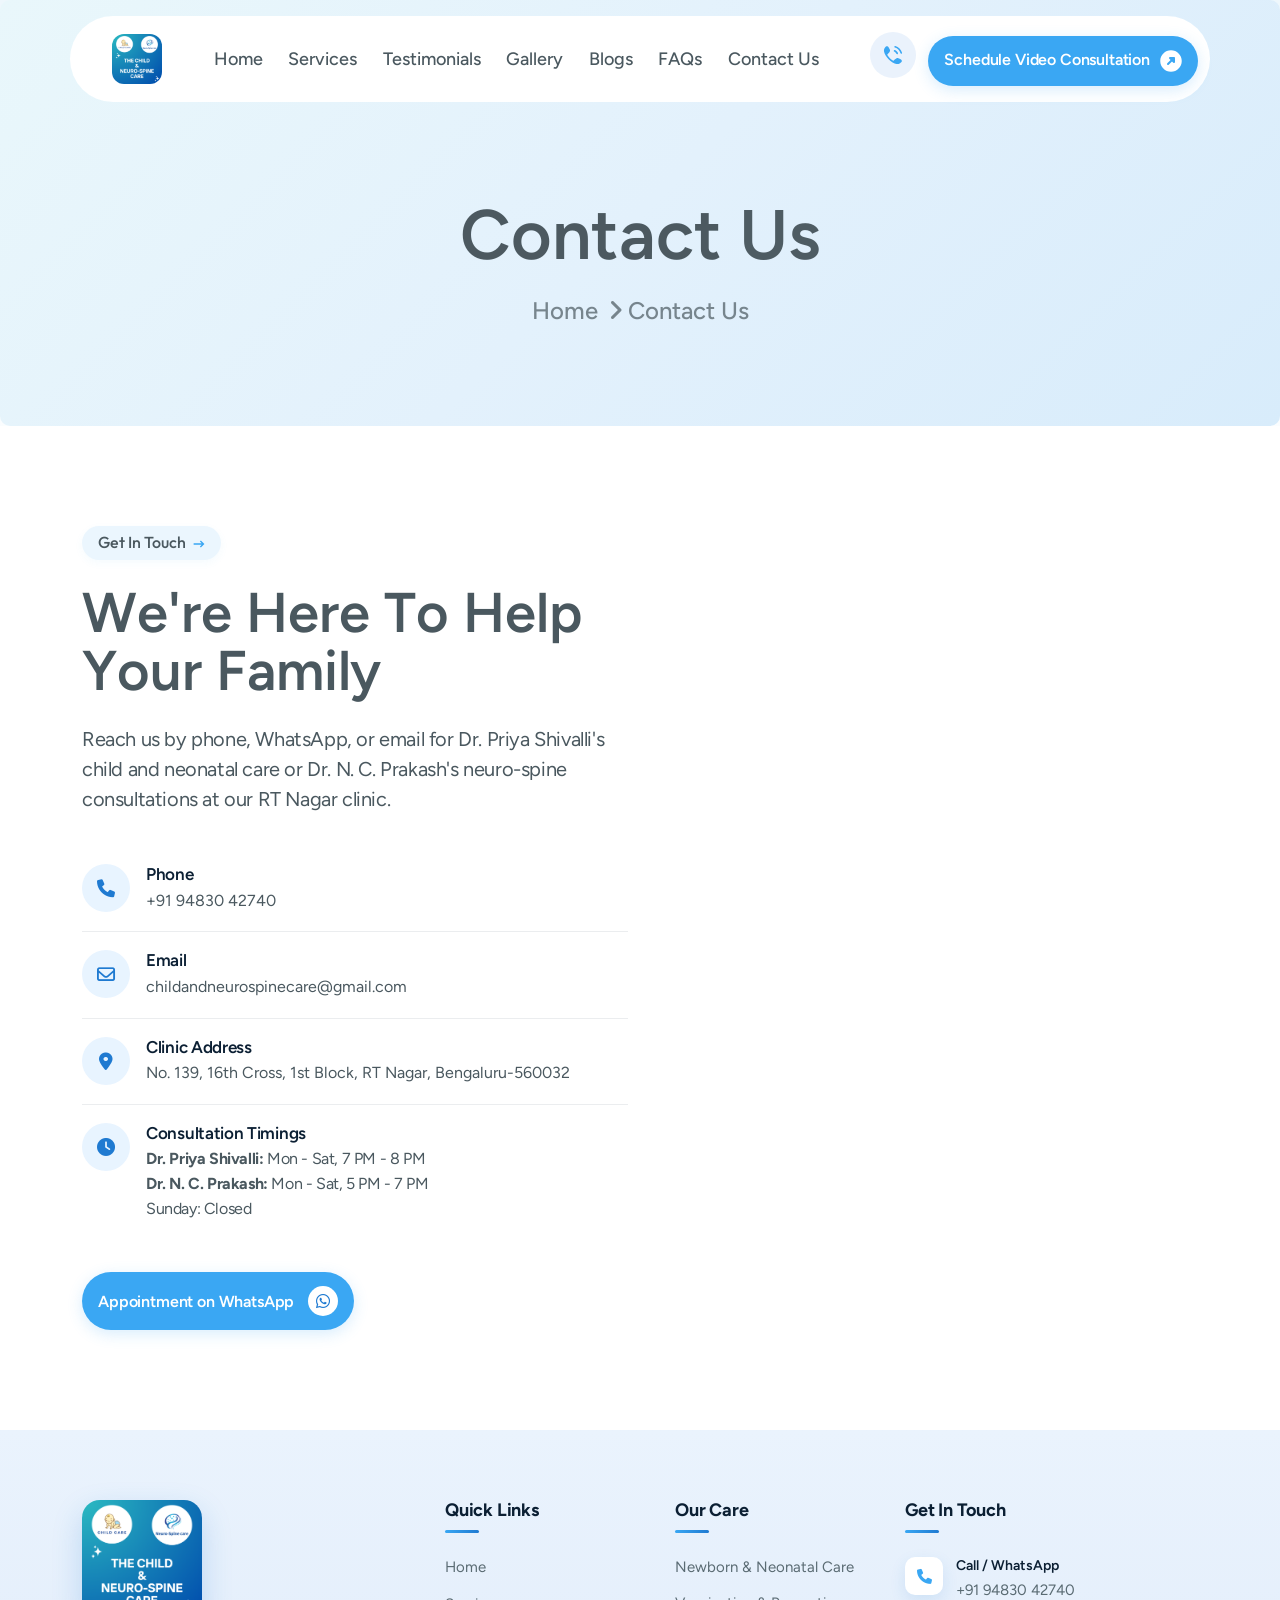
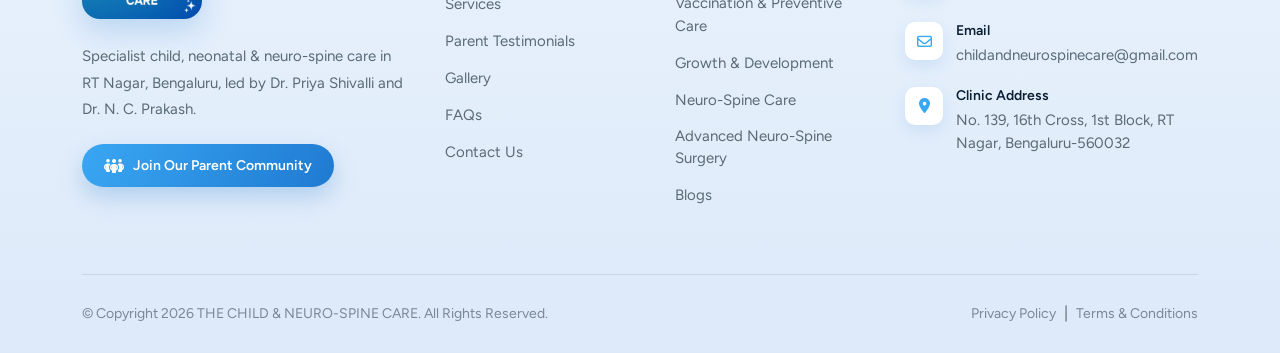
<file: contact.html>
<!DOCTYPE html>
<html lang="en">
<head>
    <meta charset="UTF-8">
    <meta name="viewport" content="width=device-width, initial-scale=1.0">
    <title>Contact Us | THE CHILD &amp; NEURO-SPINE CARE</title>
    <meta name="description" content="Contact THE CHILD & NEURO-SPINE CARE in RT Nagar, Bengaluru. Call +91 94830 42740 for child, neonatal, and neuro-spine appointments.">

    <!--=====FAB ICON=======-->
    <link rel="shortcut icon" href="assets/img/logo/drpriya/clinic-logo.png">

    <!--===== CSS LINK =======-->
    <link rel="stylesheet" href="assets/css/plugins/bootstrap.min.css">
    <link rel="stylesheet" href="assets/css/plugins/aos.css">
    <link rel="stylesheet" href="assets/css/plugins/fontawesome.css">
    <link rel="stylesheet" href="assets/css/plugins/magnific-popup.css">
    <link rel="stylesheet" href="assets/css/plugins/owlcarousel.min.css">
    <link rel="stylesheet" href="assets/css/plugins/sidebar.css">
    <link rel="stylesheet" href="assets/css/plugins/slick-slider.css">
    <link rel="stylesheet" href="assets/css/plugins/nice-select.css">
    <link rel="stylesheet" href="assets/css/plugins/swiper-bundle.css">
    <link rel="stylesheet" href="assets/css/main.css">
    <link rel="stylesheet" href="assets/css/custom.css">

    <!--=====  JS SCRIPT LINK =======-->
    <script src="assets/js/plugins/jquery-3-7-1.min.js"></script>
</head>
<body class="homepage1-body">

<!--===== PRELOADER STARTS =======-->
<div class="cs_preloader">
  <div class="cs_preloader_in">
    <div class="cs_wave_first">
      <img src="assets/img/logo/drpriya/clinic-logo.png" alt="" style="width:100px;height:100px;">
      <p style="text-align:center;font-size:18px;color:#4a585f;margin-top:10px;">
        Loading
        <span style="animation:dot 1.4s infinite; animation-delay:0s;">.</span>
        <span style="animation:dot 1.4s infinite; animation-delay:0.2s;">.</span>
        <span style="animation:dot 1.4s infinite; animation-delay:0.4s;">.</span>
      </p>
    </div>
  </div>
</div>
<!--===== PRELOADER ENDS =======-->

<style>
@keyframes dot {
  0% { opacity: 0; }
  50% { opacity: 1; }
  100% { opacity: 0; }
}
/* Contact info rows + map */
.contact-info-list{list-style:none;margin:0;padding:0}
.contact-info-list li{
  display:flex;align-items:flex-start;gap:16px;
  padding:18px 0;border-bottom:1px solid rgba(11,31,51,.08);
}
.contact-info-list li:last-child{border-bottom:none}
.contact-info-list .ci-icon{
  flex:0 0 auto;width:48px;height:48px;border-radius:50%;
  display:flex;align-items:center;justify-content:center;
  background:#e8f4ff;color:#1f7ad1;font-size:18px;
}
.contact-info-list .ci-body{flex:1 1 auto}
.contact-info-list .ci-body h4{
  margin:0 0 4px;font-size:17px;font-weight:600;color:#0b1f33;letter-spacing:-.3px;
}
.contact-info-list .ci-body p,
.contact-info-list .ci-body a{
  margin:0;font-size:16px;line-height:1.55;color:#4a585f;word-break:break-word;
}
.contact-info-list .ci-body a:hover{color:#3aa7f3}
.contact-map-frame iframe{
  width:100%;height:450px;border-radius:16px;border:0;display:block;
}
</style>

<!--===== PROGRESS STARTS=======-->
<div class="paginacontainer">
     <div class="progress-wrap">
       <svg class="progress-circle svg-content" width="100%" height="100%" viewBox="-1 -1 102 102">
         <path d="M50,1 a49,49 0 0,1 0,98 a49,49 0 0,1 0,-98"/>
       </svg>
     </div>
   </div>
 <!--===== PROGRESS ENDS=======-->

<!--=====HEADER START=======-->
<header class="homepage4-body">
  <div id="vl-header-sticky" class="vl-header-area vl-transparent-header">
      <div class="container">
          <div class="row align-items-center row-bg1">
              <div class="col-lg-1 col-md-6 col-6">
                  <div class="vl-logo">
                      <a href="index.html"><img src="assets/img/logo/drpriya/clinic-logo.png" alt=""></a>
                  </div>
              </div>
              <div class="col-lg-7 d-none d-lg-block">
                  <div class="vl-main-menu text-center">
                         <nav class="vl-mobile-menu-active">
<ul>
    <li><a href="index.html">Home</a></li>
    <li><a href="services.html">Services</a></li>
    <li><a href="testimonial.html">Testimonials</a></li>
    <li><a href="gallery.html">Gallery</a></li>
    <li><a href="https://priyashivalli.exlyapp.com/blog">Blogs</a></li>
    <li><a href="faq.html">FAQs</a></li>
    <li><a href="contact.html">Contact Us</a></li>
</ul>
                      </nav>
                  </div>
              </div>
              <div class="col-lg-4 col-md-6 col-6">
                <div class="vl-hero-btn d-none d-lg-block text-end">
                  <div class="btn-area1">
                    <a href="tel:+919483042740" class="phone" aria-label="Call us" title="Call us"><svg xmlns="http://www.w3.org/2000/svg" width="20" height="20" viewBox="0 0 20 20" fill="none"><g clip-path="url(#clip0_5825_4343)"><path d="M4.32688 1.17598C4.79912 1.27359 5.1752 1.59087 5.40887 2.01006L6.15321 3.34544C6.42738 3.83727 6.65811 4.25117 6.80878 4.61098C6.96862 4.99266 7.06355 5.36904 7.02016 5.78518C6.97676 6.20131 6.80622 6.55001 6.57107 6.8905C6.3494 7.21148 6.03823 7.56888 5.66848 7.99356L4.57431 9.25038C4.37824 9.47563 4.2802 9.58821 4.27124 9.72896C4.26228 9.86971 4.34263 9.98996 4.50333 10.2304C5.87299 12.2796 7.71894 14.1262 9.76983 15.497C10.0103 15.6577 10.1305 15.738 10.2712 15.7291C10.412 15.7201 10.5247 15.6221 10.7498 15.426L12.0067 14.3318C12.4314 13.962 12.7888 13.6509 13.1098 13.4292C13.4502 13.194 13.799 13.0235 14.2151 12.9801C14.6312 12.9367 15.0077 13.0317 15.3893 13.1915C15.7491 13.3422 16.163 13.5729 16.6547 13.847L17.9902 14.5915C18.4094 14.8251 18.7267 15.2012 18.8243 15.6734C18.9229 16.1505 18.7775 16.6302 18.4562 17.0244C17.2904 18.4547 15.4227 19.3654 13.4633 18.9701C12.259 18.7272 11.0707 18.3225 9.63342 17.4982C6.74558 15.842 4.15636 13.2514 2.50212 10.367C1.67786 8.92963 1.2731 7.74134 1.03015 6.53696C0.634898 4.5776 1.54559 2.70987 2.9759 1.54412C3.37009 1.22284 3.84971 1.07736 4.32688 1.17598Z" fill="#3aa7f3"/><path fill-rule="evenodd" clip-rule="evenodd" d="M11.3062 1.54C11.4337 1.0978 11.8957 0.842779 12.3379 0.970388C15.5607 1.90041 18.099 4.43862 19.0292 7.66132C19.1567 8.1035 18.9017 8.56545 18.4596 8.69304C18.0174 8.8207 17.5554 8.5657 17.4278 8.1235C16.6565 5.45101 14.5483 3.34295 11.8757 2.57171C11.4336 2.4441 11.1786 1.98219 11.3062 1.54ZM10.7947 5.47187C10.9747 5.04825 11.4639 4.85066 11.8876 5.03055C13.2723 5.6186 14.381 6.72725 14.969 8.11199C15.1489 8.53562 14.9513 9.02487 14.5277 9.20479C14.1041 9.38462 13.6148 9.18704 13.4349 8.76345C13.0157 7.77614 12.2234 6.9839 11.2361 6.56463C10.8125 6.38474 10.6149 5.8955 10.7947 5.47187Z" fill="#3aa7f3"/></g><defs><clipPath id="clip0_5825_4343"><rect width="20" height="20" fill="white"/></clipPath></defs></svg></a>
                    <a href="https://priyashivalli.exlyapp.com/plan/bb7b796f-a031-49b8-b7fc-497026ac1e95" class="vl-btn4">Schedule Video Consultation<span><svg xmlns="http://www.w3.org/2000/svg" width="22" height="22" viewBox="0 0 22 22" fill="none"><path fill-rule="evenodd" clip-rule="evenodd" d="M11 0.25C5.06294 0.25 0.25 5.06294 0.25 11C0.25 16.9371 5.06294 21.75 11 21.75C16.9371 21.75 21.75 16.9371 21.75 11C21.75 5.06294 16.9371 0.25 11 0.25ZM10 7C9.5955 7 9.2309 7.24364 9.0761 7.61732C8.92134 7.99099 9.0069 8.42111 9.2929 8.70711L10.5858 10L7.29289 13.2929C6.90237 13.6834 6.90237 14.3166 7.29289 14.7071C7.68342 15.0976 8.31658 15.0976 8.70711 14.7071L12 11.4142L13.2929 12.7071C13.5789 12.9931 14.009 13.0787 14.3827 12.9239C14.7564 12.7691 15 12.4045 15 12V8C15 7.44772 14.5523 7 14 7H10Z" fill="white"/></svg></span></a>
                </div>
                </div>
                <div class="vl-header-action-item d-block d-lg-none">
                  <button type="button" class="vl-offcanvas-toggle">
                    <i class="fa-solid fa-bars-staggered"></i>
                  </button>
               </div>
              </div>
          </div>
      </div>
  </div>
</header>
 <!--=====HEADER END =======-->

 <!--===== MOBILE HEADER STARTS =======-->
<div class="homepage4-body">
  <div class="vl-offcanvas">
    <div class="vl-offcanvas-wrapper">
        <div class="vl-offcanvas-header">
            <a href="index.html" class="vl-offcanvas-brand">
              <img src="assets/img/logo/drpriya/clinic-logo.png" alt="THE CHILD &amp; NEURO-SPINE CARE">
            </a>
            <button class="vl-offcanvas-close-toggle" aria-label="Close menu">
              <i class="fa-solid fa-xmark"></i>
            </button>
        </div>

        <div class="vl-offcanvas-menu d-lg-none">
            <nav></nav>
        </div>

        <div class="vl-offcanvas-cta">
            <a href="https://api.whatsapp.com/send/?phone=%2B919483042740&amp;text=Hello%21+I+would+like+to+book+an+appointment.&amp;type=phone_number&amp;app_absent=0" target="_blank" rel="noopener" class="moff-btn moff-btn--wa">
              <i class="fa-brands fa-whatsapp"></i> Appointment on WhatsApp
            </a>
            <a href="https://priyashivalli.exlyapp.com/plan/bb7b796f-a031-49b8-b7fc-497026ac1e95" class="moff-btn moff-btn--video">
              <i class="fa-solid fa-video"></i> Schedule Video Consultation
            </a>
        </div>

        <div class="vl-offcanvas-contact">
            <a href="tel:+919483042740" class="moff-contact">
              <span class="moff-contact__ic"><i class="fa-solid fa-phone"></i></span>
              <span class="moff-contact__tx"><strong>Call us</strong>+91 94830 42740</span>
            </a>
            <a href="mailto:childandneurospinecare@gmail.com" class="moff-contact">
              <span class="moff-contact__ic"><i class="fa-regular fa-envelope"></i></span>
              <span class="moff-contact__tx"><strong>Email us</strong>childandneurospinecare@gmail.com</span>
            </a>
            <a href="https://www.google.com/maps?q=The+Child+and+Neuro+Spine+Care,+RT+Nagar,+Bengaluru+560032" target="_blank" rel="noopener" class="moff-contact">
              <span class="moff-contact__ic"><i class="fa-solid fa-location-dot"></i></span>
              <span class="moff-contact__tx"><strong>Visit us</strong>No. 139, 16th Cross, 1st Block, RT Nagar, Bengaluru-560032</span>
            </a>
        </div>
    </div>
</div>
<div class="vl-offcanvas-overlay"></div>
</div>
<!--===== MOBILE HEADER ENDS =======-->

<!--===== HERO AREA STARTS =======-->
<div class="inner-header-section-area" style="background-image: url(assets/img/all-images/bg/bg5.avif); background-position: center; background-repeat: no-repeat; background-size: cover;">
  <div class="container">
    <div class="row align-items-center">
      <div class="col-lg-12">
        <div class="hero-header">
          <h1 class="text-anime-style-1">Contact Us</h1>
          <div class="space28"></div>
          <a href="index.html" class="bradecrumb">Home <i class="fa-solid fa-angle-right"></i>Contact Us</a>
        </div>
      </div>
    </div>
  </div>
</div>
<!--===== HERO AREA ENDS =======-->

<!--===== CONTACT AREA STARTS =======-->
<div class="about4-section-area sp1 sec-w">
  <div class="container">
    <div class="row align-items-center">

      <!-- LEFT: Contact details -->
      <div class="col-lg-6">
        <div class="about4-heading heading4">
          <h5 class="vl-section-subtitle" data-aos="fade-left" data-aos-duration="450">Get In Touch <svg xmlns="http://www.w3.org/2000/svg" width="13" height="8" viewBox="0 0 13 8" fill="none"><path d="M0.667969 4.00033H11.049M8.00137 7.33366L11.3346 4.00033L8.0013 0.666992" stroke="#3aa7f3" stroke-width="1.5"/></svg></h5>
          <div class="space24"></div>
          <h2 class="vl-section-title text-anime-style-3">We're Here To Help Your Family</h2>
          <div class="space24"></div>
          <p data-aos="fade-left" data-aos-duration="450">
            Reach us by phone, WhatsApp, or email for Dr. Priya Shivalli's child and neonatal care
            or Dr. N. C. Prakash's neuro-spine consultations at our RT Nagar clinic.
          </p>
          <div class="space32"></div>

          <ul class="contact-info-list">
            <li>
              <div class="ci-icon"><i class="fa-solid fa-phone"></i></div>
              <div class="ci-body">
                <h4>Phone</h4>
                <a href="tel:+919483042740">+91 94830 42740</a>
              </div>
            </li>
            <li>
              <div class="ci-icon"><i class="fa-regular fa-envelope"></i></div>
              <div class="ci-body">
                <h4>Email</h4>
                <a href="mailto:childandneurospinecare@gmail.com">childandneurospinecare@gmail.com</a>
              </div>
            </li>
            <li>
              <div class="ci-icon"><i class="fa-solid fa-location-dot"></i></div>
              <div class="ci-body">
                <h4>Clinic Address</h4>
                <a href="https://www.google.com/maps?q=The+Child+and+Neuro+Spine+Care,+RT+Nagar,+Bengaluru+560032" target="_blank" rel="noopener">No. 139, 16th Cross, 1st Block, RT Nagar, Bengaluru-560032</a>
              </div>
            </li>
            <li>
              <div class="ci-icon"><i class="fa-solid fa-clock"></i></div>
              <div class="ci-body">
                <h4>Consultation Timings</h4>
                <p><strong>Dr. Priya Shivalli:</strong> Mon - Sat, 7 PM - 8 PM</p>
                <p><strong>Dr. N. C. Prakash:</strong> Mon - Sat, 5 PM - 7 PM</p>
                <p>Sunday: Closed</p>
              </div>
            </li>
          </ul>

          <div class="space32"></div>
          <div class="btn-area1">
            <a href="https://api.whatsapp.com/send/?phone=%2B919483042740&amp;text=Hello%21+I+would+like+to+book+an+appointment.&amp;type=phone_number&amp;app_absent=0" target="_blank" rel="noopener" class="vl-btn4">Appointment on WhatsApp <span style="display:inline-flex;align-items:center;justify-content:center;width:30px;height:30px;border-radius:50%;background:#fff;margin-left:10px;"><i class="fa-brands fa-whatsapp" style="color:#1f7ad1;font-size:16px;"></i></span></a>
          </div>
        </div>
      </div>

      <!-- RIGHT: Google Map -->
      <div class="col-lg-6">
        <div class="space30 d-lg-none d-block"></div>
        <div class="contact-map-frame">
          <iframe
            src="https://www.google.com/maps?q=The+Child+and+Neuro+Spine+Care,+RT+Nagar,+Bengaluru+560032&output=embed"
            title="THE CHILD &amp; NEURO-SPINE CARE location on Google Maps"
            loading="lazy"
            referrerpolicy="no-referrer-when-downgrade"></iframe>
        </div>
      </div>

    </div>
  </div>
</div>
<!--===== CONTACT AREA ENDS =======-->

<!--===== FOOTER AREA STARTS =======-->
<footer class="cnsc-footer">
  <div class="container">

    <!-- COLUMNS -->
    <div class="cnsc-footer__grid">

      <!-- Brand -->
      <div class="cnsc-footer__brand">
        <img src="assets/img/logo/drpriya/clinic-logo.png" alt="THE CHILD &amp; NEURO-SPINE CARE" class="cnsc-footer__logo">
        <p>Specialist child, neonatal &amp; neuro-spine care in RT Nagar, Bengaluru, led by Dr. Priya Shivalli and Dr. N. C. Prakash.</p>
        <a class="cnsc-footer__join" href="https://priyashivalli.exlyapp.com/40e94ae4-bfb9-4264-b06f-310f7bd6140c" target="_blank" rel="noopener">
          <i class="fa-solid fa-people-group"></i> Join Our Parent Community
        </a>
      </div>

      <!-- Quick Links -->
      <div class="cnsc-footer__col">
        <h4>Quick Links</h4>
        <ul>
          <li><a href="index.html">Home</a></li>
          <li><a href="services.html">Services</a></li>
          <li><a href="testimonial.html">Parent Testimonials</a></li>
          <li><a href="gallery.html">Gallery</a></li>
          <li><a href="faq.html">FAQs</a></li>
          <li><a href="contact.html">Contact Us</a></li>
        </ul>
      </div>

      <!-- Our Care -->
      <div class="cnsc-footer__col">
        <h4>Our Care</h4>
        <ul>
          <li><a href="services.html">Newborn &amp; Neonatal Care</a></li>
          <li><a href="services.html">Vaccination &amp; Preventive Care</a></li>
          <li><a href="services.html">Growth &amp; Development</a></li>
          <li><a href="services.html">Neuro-Spine Care</a></li>
          <li><a href="services.html">Advanced Neuro-Spine Surgery</a></li>
          <li><a href="https://priyashivalli.exlyapp.com/blog" target="_blank" rel="noopener">Blogs</a></li>
        </ul>
      </div>

      <!-- Contact -->
      <div class="cnsc-footer__col cnsc-footer__contact">
        <h4>Get In Touch</h4>
        <ul>
          <li>
            <span class="ci-ic"><i class="fa-solid fa-phone"></i></span>
            <span class="ci-tx"><strong>Call / WhatsApp</strong><a href="tel:+919483042740">+91 94830 42740</a></span>
          </li>
          <li>
            <span class="ci-ic"><i class="fa-regular fa-envelope"></i></span>
            <span class="ci-tx"><strong>Email</strong><a href="mailto:childandneurospinecare@gmail.com">childandneurospinecare@gmail.com</a></span>
          </li>
          <li>
            <span class="ci-ic"><i class="fa-solid fa-location-dot"></i></span>
            <span class="ci-tx"><strong>Clinic Address</strong><a href="https://www.google.com/maps?q=The+Child+and+Neuro+Spine+Care,+RT+Nagar,+Bengaluru+560032" target="_blank" rel="noopener">No. 139, 16th Cross, 1st Block, RT Nagar, Bengaluru-560032</a></span>
          </li>
        </ul>
      </div>

    </div>

    <!-- BOTTOM BAR -->
    <div class="cnsc-footer__bottom">
      <p>&copy; Copyright 2026 THE CHILD &amp; NEURO-SPINE CARE. All Rights Reserved.</p>
      <ul>
        <li><a href="#">Privacy Policy</a></li>
        <li><span>|</span></li>
        <li><a href="#">Terms &amp; Conditions</a></li>
      </ul>
    </div>

  </div>
</footer>
<!--===== FOOTER AREA ENDS =======-->

<!--===== JS SCRIPT LINK =======-->
<script src="assets/js/plugins/bootstrap.min.js"></script>
<script src="assets/js/plugins/fontawesome.js"></script>
<script src="assets/js/plugins/aos.js"></script>
<script src="assets/js/plugins/counter.js"></script>
<script src="assets/js/plugins/gsap.min.js"></script>
<script src="assets/js/plugins/ScrollTrigger.min.js"></script>
<script src="assets/js/plugins/Splitetext.js"></script>
<script src="assets/js/plugins/SmoothScroll.js"></script>
<script src="assets/js/plugins/sidebar.js"></script>
<script src="assets/js/plugins/magnific-popup.js"></script>
<script src="assets/js/plugins/mobilemenu.js"></script>
<script src="assets/js/plugins/owlcarousel.min.js"></script>
<script src="assets/js/plugins/nice-select.js"></script>
<script src="assets/js/plugins/waypoints.js"></script>
<script src="assets/js/plugins/slick-slider.js"></script>
<script src="assets/js/plugins/circle-progress.js"></script>
<script src="assets/js/plugins/swiper.js"></script>
<script src="assets/js/main.js"></script>

</body>
</html>
</file>
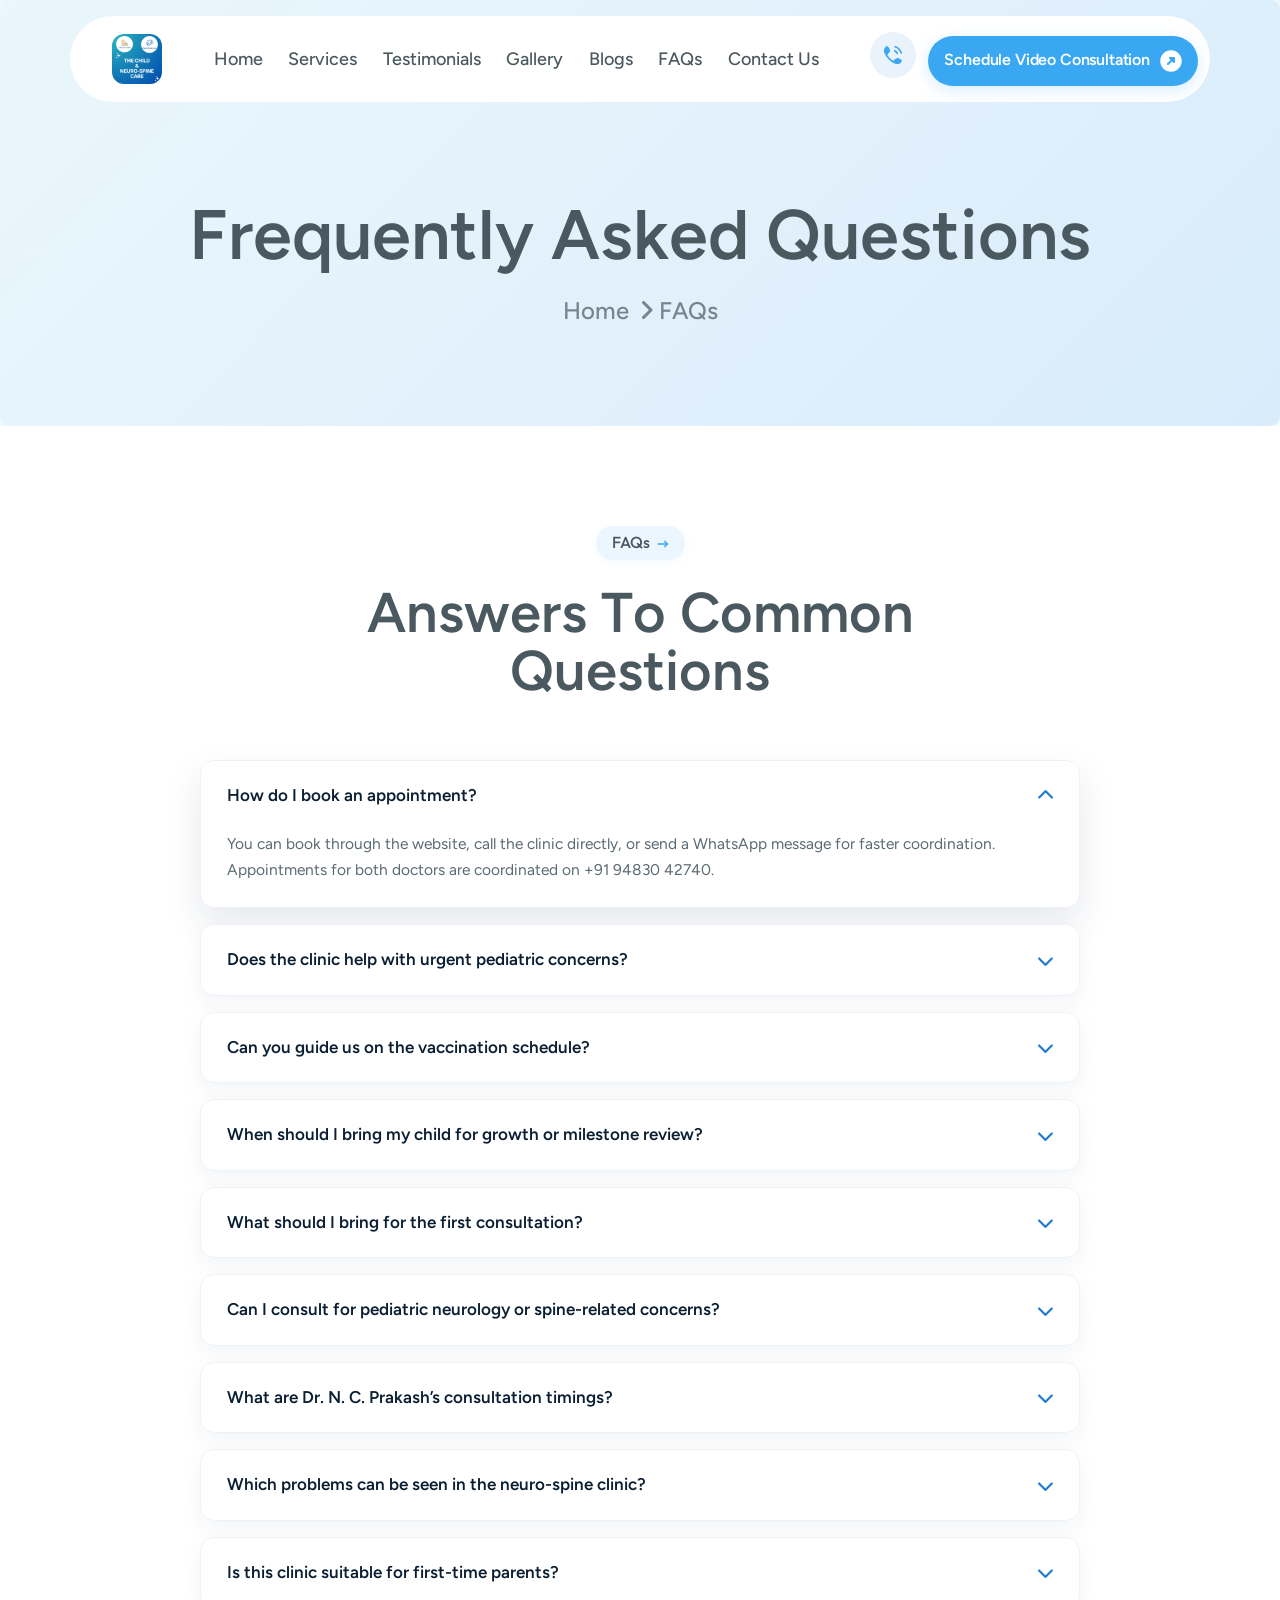
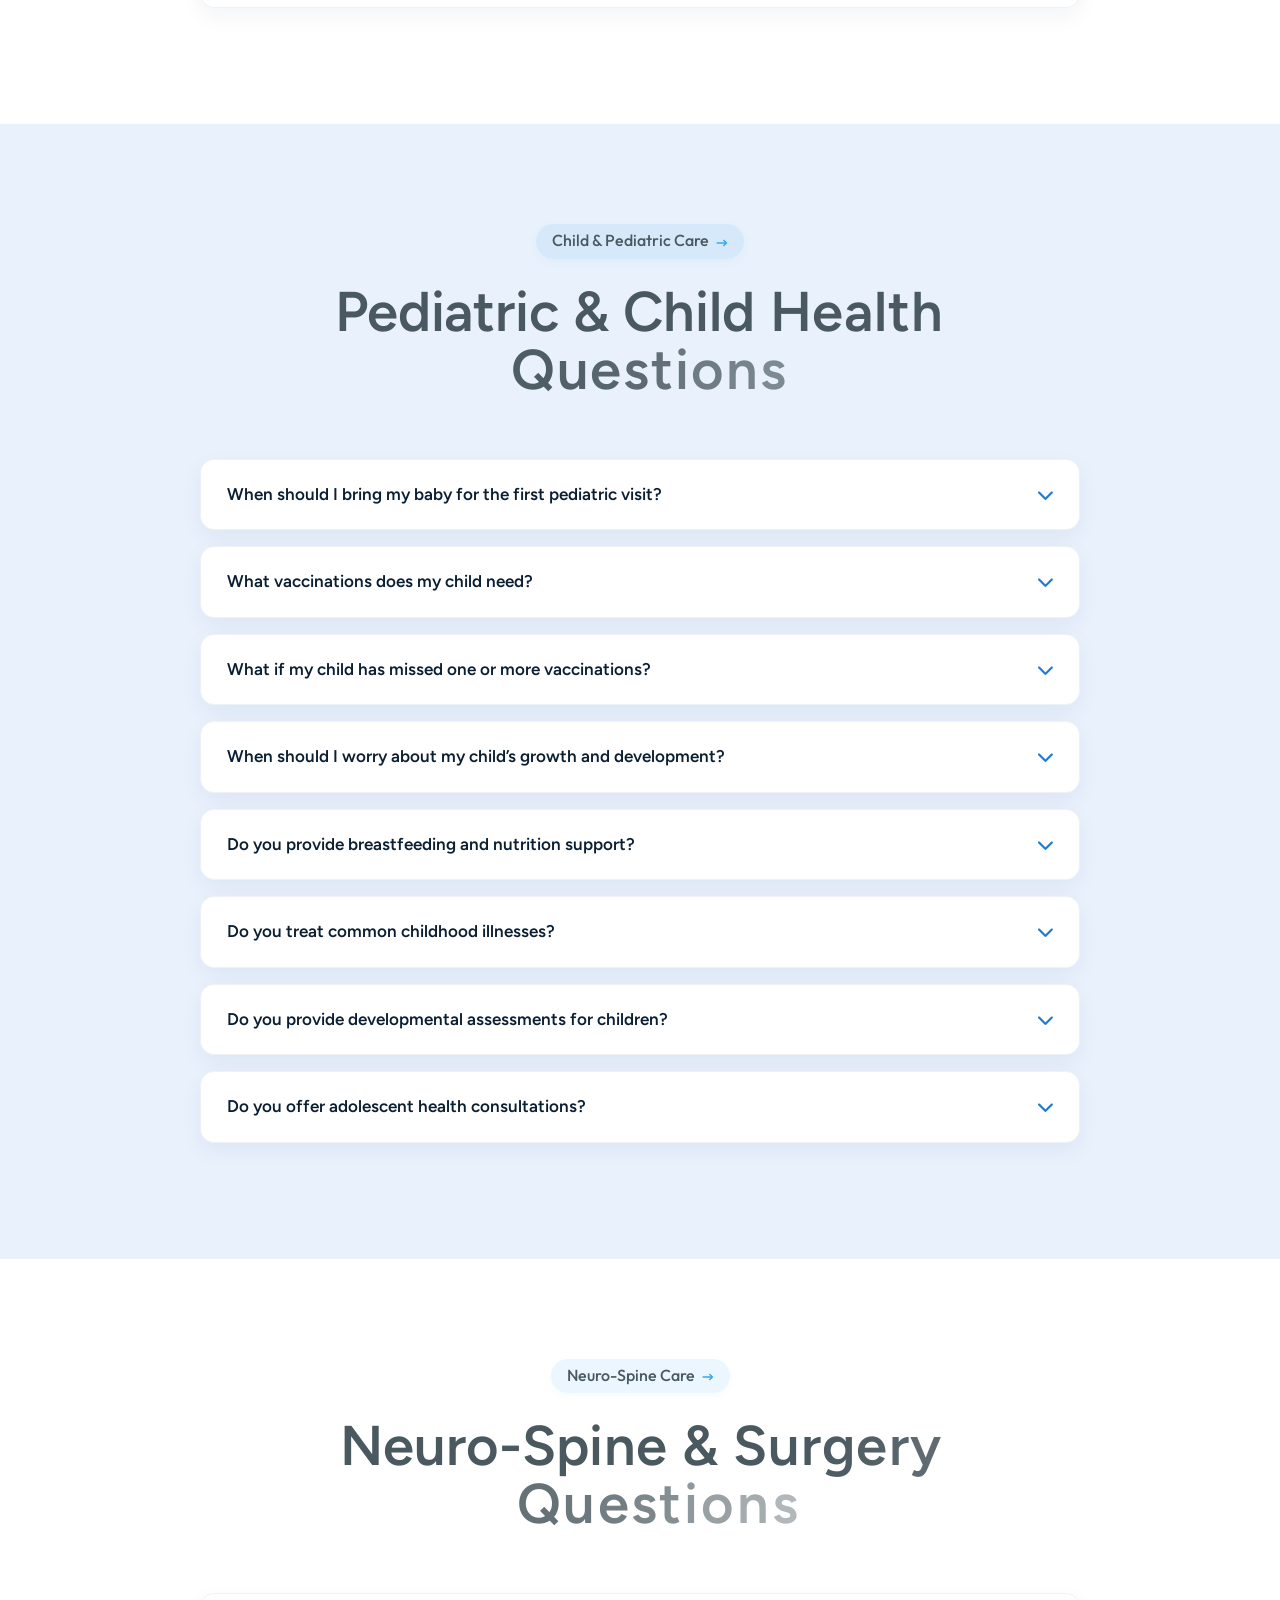
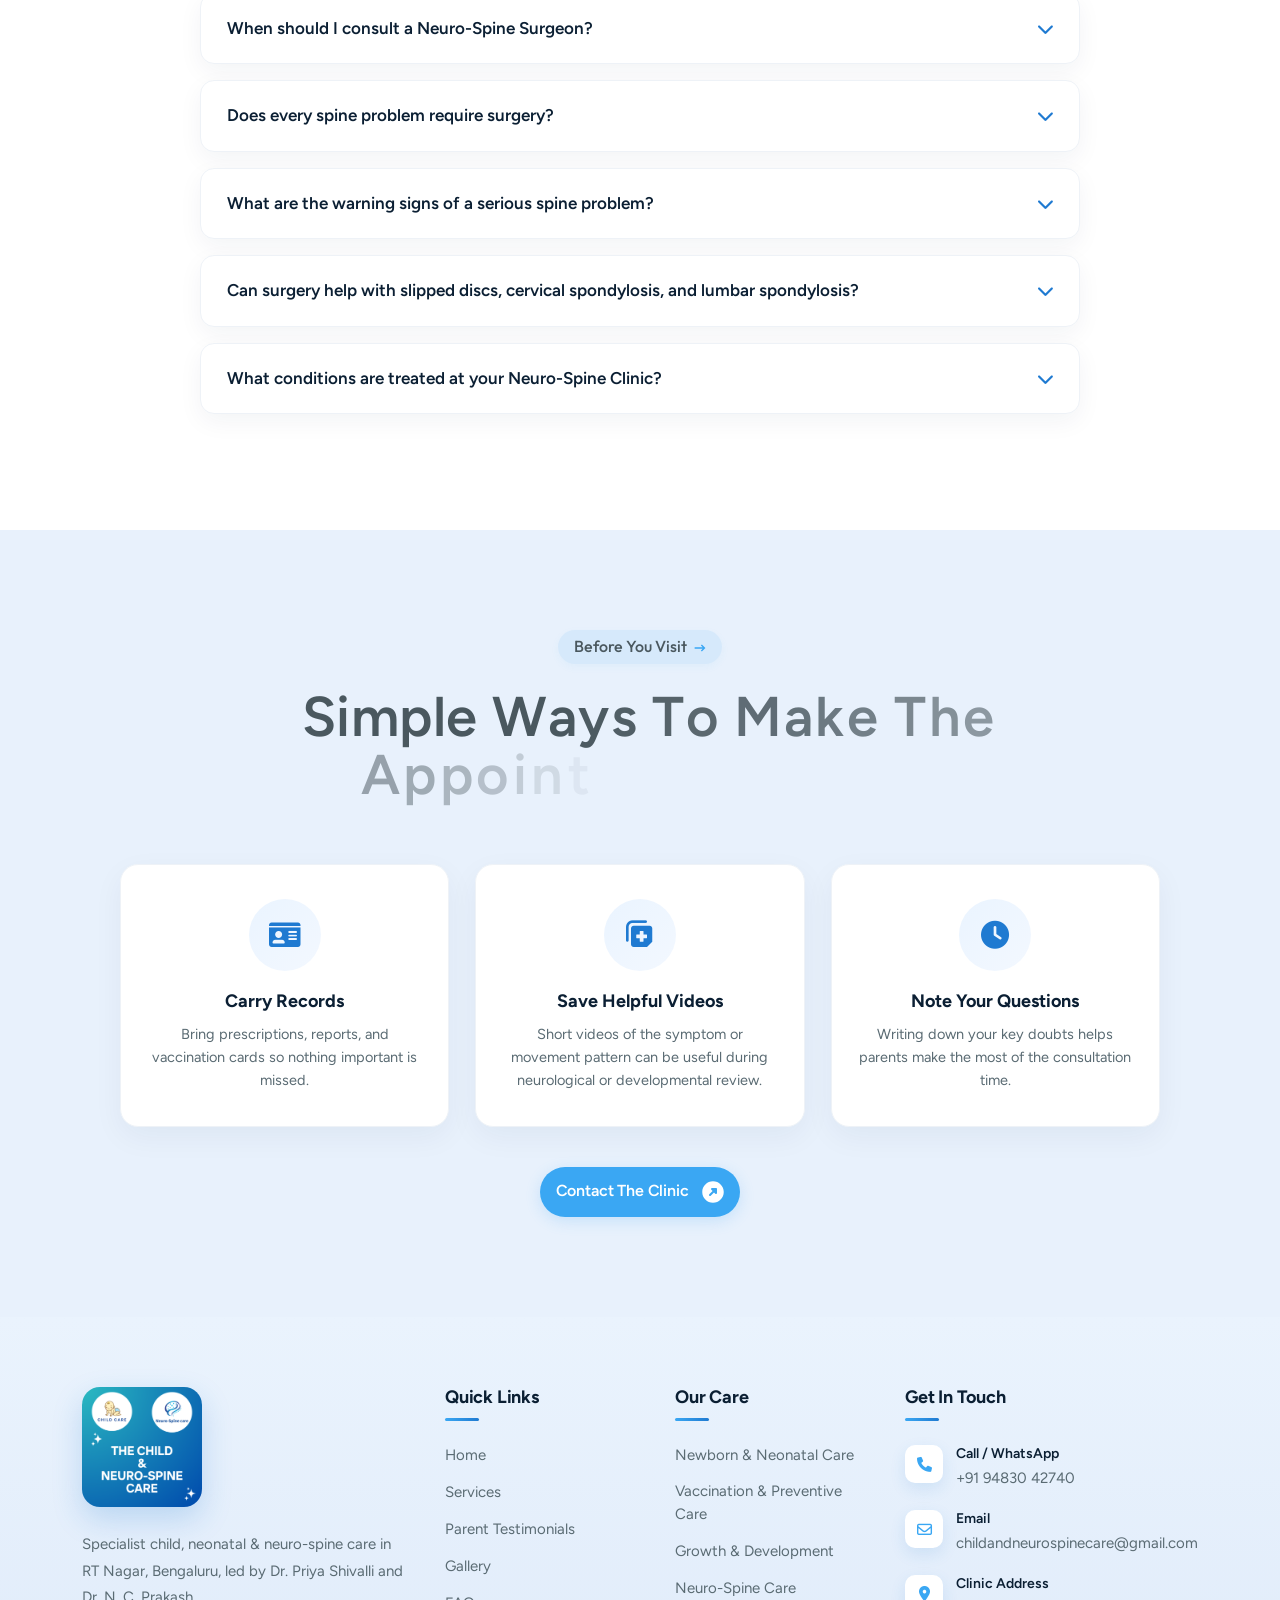
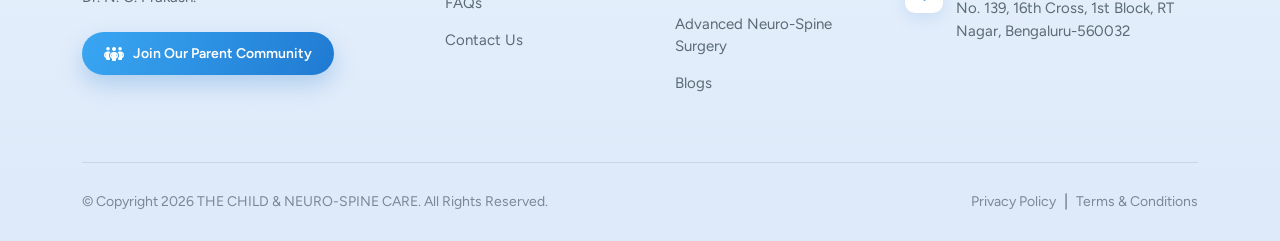
<file: faq.html>
<!DOCTYPE html>
<html lang="en">
<head>
    <meta charset="UTF-8">
    <meta name="viewport" content="width=device-width, initial-scale=1.0">
    <title>FAQs | THE CHILD &amp; NEURO-SPINE CARE</title>
    <meta name="description" content="Frequently asked questions about child, neonatal, and neuro-spine care at THE CHILD & NEURO-SPINE CARE, Bengaluru.">

    <!--=====FAB ICON=======-->
    <link rel="shortcut icon" href="assets/img/logo/drpriya/clinic-logo.png">

    <!--===== CSS LINK =======-->
    <link rel="stylesheet" href="assets/css/plugins/bootstrap.min.css">
    <link rel="stylesheet" href="assets/css/plugins/aos.css">
    <link rel="stylesheet" href="assets/css/plugins/fontawesome.css">
    <link rel="stylesheet" href="assets/css/plugins/magnific-popup.css">
    <link rel="stylesheet" href="assets/css/plugins/owlcarousel.min.css">
    <link rel="stylesheet" href="assets/css/plugins/sidebar.css">
    <link rel="stylesheet" href="assets/css/plugins/slick-slider.css">
    <link rel="stylesheet" href="assets/css/plugins/nice-select.css">
    <link rel="stylesheet" href="assets/css/plugins/swiper-bundle.css">
    <link rel="stylesheet" href="assets/css/main.css">
    <link rel="stylesheet" href="assets/css/custom.css">

    <!--=====  JS SCRIPT LINK =======-->
    <script src="assets/js/plugins/jquery-3-7-1.min.js"></script>
</head>
<body class="homepage1-body">

<!--===== PRELOADER STARTS =======-->
<div class="cs_preloader">
  <div class="cs_preloader_in">
    <div class="cs_wave_first">
      <img src="assets/img/logo/drpriya/clinic-logo.png" alt="" style="width:100px;height:100px;">
      <p style="text-align:center;font-size:18px;color:#4a585f;margin-top:10px;">
        Loading
        <span style="animation:dot 1.4s infinite; animation-delay:0s;">.</span>
        <span style="animation:dot 1.4s infinite; animation-delay:0.2s;">.</span>
        <span style="animation:dot 1.4s infinite; animation-delay:0.4s;">.</span>
      </p>
    </div>
  </div>
</div>
<!--===== PRELOADER ENDS =======-->

<!--===== PROGRESS STARTS=======-->
<div class="paginacontainer">
     <div class="progress-wrap">
       <svg class="progress-circle svg-content" width="100%" height="100%" viewBox="-1 -1 102 102">
         <path d="M50,1 a49,49 0 0,1 0,98 a49,49 0 0,1 0,-98"/>
       </svg>
     </div>
   </div>
 <!--===== PROGRESS ENDS=======-->

<!--=====HEADER START=======-->
<header class="homepage4-body">
  <div id="vl-header-sticky" class="vl-header-area vl-transparent-header">
      <div class="container">
          <div class="row align-items-center row-bg1">
              <div class="col-lg-1 col-md-6 col-6">
                  <div class="vl-logo">
                      <a href="index.html"><img src="assets/img/logo/drpriya/clinic-logo.png" alt=""></a>
                  </div>
              </div>
              <div class="col-lg-7 d-none d-lg-block">
                  <div class="vl-main-menu text-center">
                         <nav class="vl-mobile-menu-active">
<ul>
    <li><a href="index.html">Home</a></li>
    <li><a href="services.html">Services</a></li>
    <li><a href="testimonial.html">Testimonials</a></li>
    <li><a href="gallery.html">Gallery</a></li>
    <li><a href="https://priyashivalli.exlyapp.com/blog">Blogs</a></li>
    <li><a href="faq.html">FAQs</a></li>
    <li><a href="contact.html">Contact Us</a></li>
</ul>
                      </nav>
                  </div>
              </div>
              <div class="col-lg-4 col-md-6 col-6">
                <div class="vl-hero-btn d-none d-lg-block text-end">
                  <div class="btn-area1">
                    <a href="tel:+919483042740" class="phone" aria-label="Call us" title="Call us"><svg xmlns="http://www.w3.org/2000/svg" width="20" height="20" viewBox="0 0 20 20" fill="none"><g clip-path="url(#clip0_5825_4343)"><path d="M4.32688 1.17598C4.79912 1.27359 5.1752 1.59087 5.40887 2.01006L6.15321 3.34544C6.42738 3.83727 6.65811 4.25117 6.80878 4.61098C6.96862 4.99266 7.06355 5.36904 7.02016 5.78518C6.97676 6.20131 6.80622 6.55001 6.57107 6.8905C6.3494 7.21148 6.03823 7.56888 5.66848 7.99356L4.57431 9.25038C4.37824 9.47563 4.2802 9.58821 4.27124 9.72896C4.26228 9.86971 4.34263 9.98996 4.50333 10.2304C5.87299 12.2796 7.71894 14.1262 9.76983 15.497C10.0103 15.6577 10.1305 15.738 10.2712 15.7291C10.412 15.7201 10.5247 15.6221 10.7498 15.426L12.0067 14.3318C12.4314 13.962 12.7888 13.6509 13.1098 13.4292C13.4502 13.194 13.799 13.0235 14.2151 12.9801C14.6312 12.9367 15.0077 13.0317 15.3893 13.1915C15.7491 13.3422 16.163 13.5729 16.6547 13.847L17.9902 14.5915C18.4094 14.8251 18.7267 15.2012 18.8243 15.6734C18.9229 16.1505 18.7775 16.6302 18.4562 17.0244C17.2904 18.4547 15.4227 19.3654 13.4633 18.9701C12.259 18.7272 11.0707 18.3225 9.63342 17.4982C6.74558 15.842 4.15636 13.2514 2.50212 10.367C1.67786 8.92963 1.2731 7.74134 1.03015 6.53696C0.634898 4.5776 1.54559 2.70987 2.9759 1.54412C3.37009 1.22284 3.84971 1.07736 4.32688 1.17598Z" fill="#3aa7f3"/><path fill-rule="evenodd" clip-rule="evenodd" d="M11.3062 1.54C11.4337 1.0978 11.8957 0.842779 12.3379 0.970388C15.5607 1.90041 18.099 4.43862 19.0292 7.66132C19.1567 8.1035 18.9017 8.56545 18.4596 8.69304C18.0174 8.8207 17.5554 8.5657 17.4278 8.1235C16.6565 5.45101 14.5483 3.34295 11.8757 2.57171C11.4336 2.4441 11.1786 1.98219 11.3062 1.54ZM10.7947 5.47187C10.9747 5.04825 11.4639 4.85066 11.8876 5.03055C13.2723 5.6186 14.381 6.72725 14.969 8.11199C15.1489 8.53562 14.9513 9.02487 14.5277 9.20479C14.1041 9.38462 13.6148 9.18704 13.4349 8.76345C13.0157 7.77614 12.2234 6.9839 11.2361 6.56463C10.8125 6.38474 10.6149 5.8955 10.7947 5.47187Z" fill="#3aa7f3"/></g><defs><clipPath id="clip0_5825_4343"><rect width="20" height="20" fill="white"/></clipPath></defs></svg></a>
                    <a href="https://priyashivalli.exlyapp.com/plan/bb7b796f-a031-49b8-b7fc-497026ac1e95" class="vl-btn4">Schedule Video Consultation<span><svg xmlns="http://www.w3.org/2000/svg" width="22" height="22" viewBox="0 0 22 22" fill="none"><path fill-rule="evenodd" clip-rule="evenodd" d="M11 0.25C5.06294 0.25 0.25 5.06294 0.25 11C0.25 16.9371 5.06294 21.75 11 21.75C16.9371 21.75 21.75 16.9371 21.75 11C21.75 5.06294 16.9371 0.25 11 0.25ZM10 7C9.5955 7 9.2309 7.24364 9.0761 7.61732C8.92134 7.99099 9.0069 8.42111 9.2929 8.70711L10.5858 10L7.29289 13.2929C6.90237 13.6834 6.90237 14.3166 7.29289 14.7071C7.68342 15.0976 8.31658 15.0976 8.70711 14.7071L12 11.4142L13.2929 12.7071C13.5789 12.9931 14.009 13.0787 14.3827 12.9239C14.7564 12.7691 15 12.4045 15 12V8C15 7.44772 14.5523 7 14 7H10Z" fill="white"/></svg></span></a>
                </div>
                </div>
                <div class="vl-header-action-item d-block d-lg-none">
                  <button type="button" class="vl-offcanvas-toggle">
                    <i class="fa-solid fa-bars-staggered"></i>
                  </button>
               </div>
              </div>
          </div>
      </div>
  </div>
</header>
 <!--=====HEADER END =======-->

 <!--===== MOBILE HEADER STARTS =======-->
<div class="homepage4-body">
  <div class="vl-offcanvas">
    <div class="vl-offcanvas-wrapper">
        <div class="vl-offcanvas-header">
            <a href="index.html" class="vl-offcanvas-brand">
              <img src="assets/img/logo/drpriya/clinic-logo.png" alt="THE CHILD &amp; NEURO-SPINE CARE">
            </a>
            <button class="vl-offcanvas-close-toggle" aria-label="Close menu">
              <i class="fa-solid fa-xmark"></i>
            </button>
        </div>

        <div class="vl-offcanvas-menu d-lg-none">
            <nav></nav>
        </div>

        <div class="vl-offcanvas-cta">
            <a href="https://api.whatsapp.com/send/?phone=%2B919483042740&amp;text=Hello%21+I+would+like+to+book+an+appointment.&amp;type=phone_number&amp;app_absent=0" target="_blank" rel="noopener" class="moff-btn moff-btn--wa">
              <i class="fa-brands fa-whatsapp"></i> Appointment on WhatsApp
            </a>
            <a href="https://priyashivalli.exlyapp.com/plan/bb7b796f-a031-49b8-b7fc-497026ac1e95" class="moff-btn moff-btn--video">
              <i class="fa-solid fa-video"></i> Schedule Video Consultation
            </a>
        </div>

        <div class="vl-offcanvas-contact">
            <a href="tel:+919483042740" class="moff-contact">
              <span class="moff-contact__ic"><i class="fa-solid fa-phone"></i></span>
              <span class="moff-contact__tx"><strong>Call us</strong>+91 94830 42740</span>
            </a>
            <a href="mailto:childandneurospinecare@gmail.com" class="moff-contact">
              <span class="moff-contact__ic"><i class="fa-regular fa-envelope"></i></span>
              <span class="moff-contact__tx"><strong>Email us</strong>childandneurospinecare@gmail.com</span>
            </a>
            <a href="https://www.google.com/maps?q=The+Child+and+Neuro+Spine+Care,+RT+Nagar,+Bengaluru+560032" target="_blank" rel="noopener" class="moff-contact">
              <span class="moff-contact__ic"><i class="fa-solid fa-location-dot"></i></span>
              <span class="moff-contact__tx"><strong>Visit us</strong>No. 139, 16th Cross, 1st Block, RT Nagar, Bengaluru-560032</span>
            </a>
        </div>
    </div>
</div>
<div class="vl-offcanvas-overlay"></div>
</div>
<!--===== MOBILE HEADER ENDS =======-->

<!--===== HERO AREA STARTS =======-->
<div class="inner-header-section-area" style="background-image: url(assets/img/all-images/bg/bg5.avif); background-position: center; background-repeat: no-repeat; background-size: cover;">
  <div class="container">
    <div class="row align-items-center">
      <div class="col-lg-12">
        <div class="hero-header">
          <h1 class="text-anime-style-1">Frequently Asked Questions</h1>
          <div class="space28"></div>
          <a href="index.html" class="bradecrumb">Home <i class="fa-solid fa-angle-right"></i>FAQs</a>
        </div>
      </div>
    </div>
  </div>
</div>
<!--===== HERO AREA ENDS =======-->

<!--===== FAQ AREA STARTS =======-->
<div class="about4-section-area sp1 sec-w">
  <div class="container">
    <div class="row">
      <div class="col-lg-8 m-auto">
        <div class="heading4 text-center space-margin60" data-aos="fade-up">
          <h5 class="vl-section-subtitle">FAQs <svg xmlns="http://www.w3.org/2000/svg" width="13" height="8" viewBox="0 0 13 8" fill="none"><path d="M0.667969 4.00033H11.049M8.00137 7.33366L11.3346 4.00033L8.0013 0.666992" stroke="#3aa7f3" stroke-width="1.5"/></svg></h5>
          <div class="space24"></div>
          <h2 class="vl-section-title text-anime-style-3">Answers To Common Questions</h2>
        </div>
      </div>
    </div>

    <div class="row">
      <div class="col-lg-12">

        <div class="cnsc-faq">

          <details class="cnsc-faq__item" open data-aos="fade-up" data-aos-duration="450">
            <summary>How do I book an appointment? <i class="fa-solid fa-chevron-down"></i></summary>
            <div class="cnsc-faq__a">You can book through the website, call the clinic directly, or send a WhatsApp message for faster coordination. Appointments for both doctors are coordinated on +91 94830 42740.</div>
          </details>

          <details class="cnsc-faq__item" data-aos="fade-up" data-aos-duration="450">
            <summary>Does the clinic help with urgent pediatric concerns? <i class="fa-solid fa-chevron-down"></i></summary>
            <div class="cnsc-faq__a">For urgent concerns, families should call immediately so the clinic can guide the next step and advise whether emergency care is needed.</div>
          </details>

          <details class="cnsc-faq__item" data-aos="fade-up" data-aos-duration="450">
            <summary>Can you guide us on the vaccination schedule? <i class="fa-solid fa-chevron-down"></i></summary>
            <div class="cnsc-faq__a">Yes. Due doses, missed doses, catch-up planning, and preventive care are explained clearly during the visit.</div>
          </details>

          <details class="cnsc-faq__item" data-aos="fade-up" data-aos-duration="450">
            <summary>When should I bring my child for growth or milestone review? <i class="fa-solid fa-chevron-down"></i></summary>
            <div class="cnsc-faq__a">If you are concerned about feeding, speech, movement, learning, weight gain, or overall development, it is worth booking a review.</div>
          </details>

          <details class="cnsc-faq__item" data-aos="fade-up" data-aos-duration="450">
            <summary>What should I bring for the first consultation? <i class="fa-solid fa-chevron-down"></i></summary>
            <div class="cnsc-faq__a">Please bring previous prescriptions, vaccination records, discharge summaries, growth charts, scans, reports, and any videos that show the concern clearly.</div>
          </details>

          <details class="cnsc-faq__item" data-aos="fade-up" data-aos-duration="450">
            <summary>Can I consult for pediatric neurology or spine-related concerns? <i class="fa-solid fa-chevron-down"></i></summary>
            <div class="cnsc-faq__a">Yes. Dr. Priya supports developmental and pediatric neurological concerns, while Dr. N. C. Prakash manages dedicated neuro-spine consultation for spine pain, injuries, spondylosis, tumours, and surgery pathways.</div>
          </details>

          <details class="cnsc-faq__item" data-aos="fade-up" data-aos-duration="450">
            <summary>What are Dr. N. C. Prakash&rsquo;s consultation timings? <i class="fa-solid fa-chevron-down"></i></summary>
            <div class="cnsc-faq__a">Dr. Prakash consults from Monday to Saturday, 5.00 pm to 7.00 pm. Appointments and WhatsApp coordination are available on +91 94830 42740.</div>
          </details>

          <details class="cnsc-faq__item" data-aos="fade-up" data-aos-duration="450">
            <summary>Which problems can be seen in the neuro-spine clinic? <i class="fa-solid fa-chevron-down"></i></summary>
            <div class="cnsc-faq__a">Common reasons include neck pain, backache, pain management needs, cervical or lumbar spondylosis, brain and spine tumours, spinal fractures, head or spine injury, nerve injury, and stroke or epilepsy surgery review.</div>
          </details>

          <details class="cnsc-faq__item" data-aos="fade-up" data-aos-duration="450">
            <summary>Is this clinic suitable for first-time parents? <i class="fa-solid fa-chevron-down"></i></summary>
            <div class="cnsc-faq__a">Yes. The communication style is especially reassuring for first-time parents who need practical guidance and confidence about what is normal.</div>
          </details>

        </div>

      </div>
    </div>
  </div>
</div>
<!--===== FAQ AREA ENDS =======-->

<!--===== CHILD & PEDIATRIC FAQ AREA STARTS =======-->
<div class="about4-section-area sp1 sec-b">
  <div class="container">
    <div class="row">
      <div class="col-lg-8 m-auto">
        <div class="heading4 text-center space-margin60" data-aos="fade-up">
          <h5 class="vl-section-subtitle">Child &amp; Pediatric Care <svg xmlns="http://www.w3.org/2000/svg" width="13" height="8" viewBox="0 0 13 8" fill="none"><path d="M0.667969 4.00033H11.049M8.00137 7.33366L11.3346 4.00033L8.0013 0.666992" stroke="#3aa7f3" stroke-width="1.5"/></svg></h5>
          <div class="space24"></div>
          <h2 class="vl-section-title text-anime-style-3">Pediatric &amp; Child Health Questions</h2>
        </div>
      </div>
    </div>

    <div class="row">
      <div class="col-lg-12">

        <div class="cnsc-faq">

          <details class="cnsc-faq__item" data-aos="fade-up" data-aos-duration="450">
            <summary>When should I bring my baby for the first pediatric visit? <i class="fa-solid fa-chevron-down"></i></summary>
            <div class="cnsc-faq__a">Your baby&rsquo;s first visit is usually recommended within <strong>3&ndash;7 days after birth</strong>, or earlier if advised. Regular check-ups help monitor feeding, weight gain, jaundice, growth, and overall newborn health.</div>
          </details>

          <details class="cnsc-faq__item" data-aos="fade-up" data-aos-duration="450">
            <summary>What vaccinations does my child need? <i class="fa-solid fa-chevron-down"></i></summary>
            <div class="cnsc-faq__a">Vaccinations protect children from serious illnesses. We follow the <strong>Indian Academy of Pediatrics (IAP) immunization schedule</strong> and provide personalized vaccine recommendations based on your child&rsquo;s age and health needs.</div>
          </details>

          <details class="cnsc-faq__item" data-aos="fade-up" data-aos-duration="450">
            <summary>What if my child has missed one or more vaccinations? <i class="fa-solid fa-chevron-down"></i></summary>
            <div class="cnsc-faq__a">Missing a vaccine dose is common, and in most cases <strong>your child can safely continue with a catch-up vaccination schedule without restarting the entire series.</strong>
              <ul>
                <li>Bring your child&rsquo;s vaccination card for review.</li>
                <li>We will create a personalized catch-up plan.</li>
                <li>Timely vaccination helps protect against preventable diseases.</li>
              </ul>
            </div>
          </details>

          <details class="cnsc-faq__item" data-aos="fade-up" data-aos-duration="450">
            <summary>When should I worry about my child&rsquo;s growth and development? <i class="fa-solid fa-chevron-down"></i></summary>
            <div class="cnsc-faq__a">Every child develops at their own pace. However, concerns such as poor weight gain, delayed milestones, speech delays, or behavioral concerns should be evaluated. Regular well-child visits help ensure your child is growing and developing appropriately.</div>
          </details>

          <details class="cnsc-faq__item" data-aos="fade-up" data-aos-duration="450">
            <summary>Do you provide breastfeeding and nutrition support? <i class="fa-solid fa-chevron-down"></i></summary>
            <div class="cnsc-faq__a">Yes. We offer <strong>lactation counselling</strong> for breastfeeding challenges and expert nutrition guidance for infants, children, and adolescents, including weaning, picky eating, growth concerns, and healthy eating habits.</div>
          </details>

          <details class="cnsc-faq__item" data-aos="fade-up" data-aos-duration="450">
            <summary>Do you treat common childhood illnesses? <i class="fa-solid fa-chevron-down"></i></summary>
            <div class="cnsc-faq__a">Yes. We evaluate and manage common pediatric conditions such as fever, cough, cold, diarrhea, vomiting, allergies, asthma, skin problems, and other routine childhood illnesses. We also guide parents on warning signs that need urgent medical attention.</div>
          </details>

          <details class="cnsc-faq__item" data-aos="fade-up" data-aos-duration="450">
            <summary>Do you provide developmental assessments for children? <i class="fa-solid fa-chevron-down"></i></summary>
            <div class="cnsc-faq__a">Yes. We monitor your child&rsquo;s growth, developmental milestones, speech and language skills, social interaction, learning abilities, and behavior. Early identification of concerns allows timely intervention and better outcomes.</div>
          </details>

          <details class="cnsc-faq__item" data-aos="fade-up" data-aos-duration="450">
            <summary>Do you offer adolescent health consultations? <i class="fa-solid fa-chevron-down"></i></summary>
            <div class="cnsc-faq__a">Yes. We provide comprehensive adolescent care, including growth and puberty concerns, nutrition counselling, menstrual health, lifestyle guidance, emotional well-being, and preventive healthcare support.</div>
          </details>

        </div>

      </div>
    </div>
  </div>
</div>
<!--===== CHILD & PEDIATRIC FAQ AREA ENDS =======-->

<!--===== NEURO-SPINE FAQ AREA STARTS =======-->
<div class="about4-section-area sp1 sec-w">
  <div class="container">
    <div class="row">
      <div class="col-lg-8 m-auto">
        <div class="heading4 text-center space-margin60" data-aos="fade-up">
          <h5 class="vl-section-subtitle">Neuro-Spine Care <svg xmlns="http://www.w3.org/2000/svg" width="13" height="8" viewBox="0 0 13 8" fill="none"><path d="M0.667969 4.00033H11.049M8.00137 7.33366L11.3346 4.00033L8.0013 0.666992" stroke="#3aa7f3" stroke-width="1.5"/></svg></h5>
          <div class="space24"></div>
          <h2 class="vl-section-title text-anime-style-3">Neuro-Spine &amp; Surgery Questions</h2>
        </div>
      </div>
    </div>

    <div class="row">
      <div class="col-lg-12">

        <div class="cnsc-faq">

          <details class="cnsc-faq__item" data-aos="fade-up" data-aos-duration="450">
            <summary>When should I consult a Neuro-Spine Surgeon? <i class="fa-solid fa-chevron-down"></i></summary>
            <div class="cnsc-faq__a">You should consider a consultation if you have persistent neck pain, back pain, numbness, tingling, weakness in the arms or legs, difficulty walking, loss of balance, or symptoms that do not improve with medication and physiotherapy.</div>
          </details>

          <details class="cnsc-faq__item" data-aos="fade-up" data-aos-duration="450">
            <summary>Does every spine problem require surgery? <i class="fa-solid fa-chevron-down"></i></summary>
            <div class="cnsc-faq__a">No. Most neck and back pain conditions can be managed with medications, lifestyle modifications, physiotherapy, and pain management techniques. Surgery is recommended only when necessary, such as in cases of nerve compression, spinal instability, fractures, tumors, or when conservative treatment fails.</div>
          </details>

          <details class="cnsc-faq__item" data-aos="fade-up" data-aos-duration="450">
            <summary>What are the warning signs of a serious spine problem? <i class="fa-solid fa-chevron-down"></i></summary>
            <div class="cnsc-faq__a">Seek medical attention if you experience:
              <ul>
                <li>Progressive weakness in the arms or legs</li>
                <li>Difficulty walking or maintaining balance</li>
                <li>Loss of bladder or bowel control</li>
                <li>Severe pain following an injury or fall</li>
                <li>Persistent numbness or tingling</li>
              </ul>
              Early diagnosis can help prevent permanent nerve damage.
            </div>
          </details>

          <details class="cnsc-faq__item" data-aos="fade-up" data-aos-duration="450">
            <summary>Can surgery help with slipped discs, cervical spondylosis, and lumbar spondylosis? <i class="fa-solid fa-chevron-down"></i></summary>
            <div class="cnsc-faq__a">Yes. When symptoms such as severe pain, weakness, numbness, or nerve compression do not respond to non-surgical treatment, modern spine surgery can provide significant relief and improve quality of life. Your treatment plan will be tailored to your specific condition.</div>
          </details>

          <details class="cnsc-faq__item" data-aos="fade-up" data-aos-duration="450">
            <summary>What conditions are treated at your Neuro-Spine Clinic? <i class="fa-solid fa-chevron-down"></i></summary>
            <div class="cnsc-faq__a">We provide expert evaluation and treatment for:
              <ul>
                <li>Neck pain and back pain</li>
                <li>Cervical and lumbar spondylosis</li>
                <li>Disc prolapse (slipped disc)</li>
                <li>Brain and spine tumors</li>
                <li>Head and spinal injuries</li>
                <li>Nerve injuries</li>
                <li>Spinal fractures</li>
                <li>Stroke and epilepsy requiring surgical management</li>
                <li>Chronic pain conditions</li>
              </ul>
            </div>
          </details>

        </div>

      </div>
    </div>
  </div>
</div>
<!--===== NEURO-SPINE FAQ AREA ENDS =======-->

<!--===== BEFORE YOU VISIT STARTS =======-->
<div class="about4-section-area sp1 sec-b">
  <div class="container">
    <div class="row">
      <div class="col-lg-8 m-auto">
        <div class="heading4 text-center space-margin60" data-aos="fade-up">
          <h5 class="vl-section-subtitle">Before You Visit <svg xmlns="http://www.w3.org/2000/svg" width="13" height="8" viewBox="0 0 13 8" fill="none"><path d="M0.667969 4.00033H11.049M8.00137 7.33366L11.3346 4.00033L8.0013 0.666992" stroke="#3aa7f3" stroke-width="1.5"/></svg></h5>
          <div class="space24"></div>
          <h2 class="vl-section-title text-anime-style-3">Simple Ways To Make The Appointment Smoother</h2>
        </div>
      </div>
    </div>

    <div class="row">
      <div class="col-lg-12">
        <div class="cnsc-trust__row cnsc-trust__row--3">

          <div class="cnsc-trust-card" data-aos="fade-up" data-aos-duration="450">
            <div class="cnsc-trust-card__ic"><i class="fa-solid fa-id-card"></i></div>
            <h4>Carry Records</h4>
            <p>Bring prescriptions, reports, and vaccination cards so nothing important is missed.</p>
          </div>

          <div class="cnsc-trust-card" data-aos="fade-up" data-aos-duration="450">
            <div class="cnsc-trust-card__ic"><i class="fa-solid fa-notes-medical"></i></div>
            <h4>Save Helpful Videos</h4>
            <p>Short videos of the symptom or movement pattern can be useful during neurological or developmental review.</p>
          </div>

          <div class="cnsc-trust-card" data-aos="fade-up" data-aos-duration="450">
            <div class="cnsc-trust-card__ic"><i class="fa-solid fa-clock"></i></div>
            <h4>Note Your Questions</h4>
            <p>Writing down your key doubts helps parents make the most of the consultation time.</p>
          </div>

        </div>
      </div>
    </div>

    <div class="row">
      <div class="col-lg-12">
        <div class="space40"></div>
        <div class="btn-area1 text-center" data-aos="fade-up">
          <a href="contact.html" class="vl-btn4">Contact The Clinic <span><svg xmlns="http://www.w3.org/2000/svg" width="22" height="22" viewBox="0 0 22 22" fill="none"><path fill-rule="evenodd" clip-rule="evenodd" d="M11 0.25C5.06294 0.25 0.25 5.06294 0.25 11C0.25 16.9371 5.06294 21.75 11 21.75C16.9371 21.75 21.75 16.9371 21.75 11C21.75 5.06294 16.9371 0.25 11 0.25ZM10 7C9.5955 7 9.2309 7.24364 9.0761 7.61732C8.92134 7.99099 9.0069 8.42111 9.2929 8.70711L10.5858 10L7.29289 13.2929C6.90237 13.6834 6.90237 14.3166 7.29289 14.7071C7.68342 15.0976 8.31658 15.0976 8.70711 14.7071L12 11.4142L13.2929 12.7071C13.5789 12.9931 14.009 13.0787 14.3827 12.9239C14.7564 12.7691 15 12.4045 15 12V8C15 7.44772 14.5523 7 14 7H10Z" fill="white"/></svg></span></a>
        </div>
      </div>
    </div>
  </div>
</div>
<!--===== BEFORE YOU VISIT ENDS =======-->

<!--===== FOOTER AREA STARTS =======-->
<footer class="cnsc-footer">
  <div class="container">

    <!-- COLUMNS -->
    <div class="cnsc-footer__grid">

      <!-- Brand -->
      <div class="cnsc-footer__brand">
        <img src="assets/img/logo/drpriya/clinic-logo.png" alt="THE CHILD &amp; NEURO-SPINE CARE" class="cnsc-footer__logo">
        <p>Specialist child, neonatal &amp; neuro-spine care in RT Nagar, Bengaluru, led by Dr. Priya Shivalli and Dr. N. C. Prakash.</p>
        <a class="cnsc-footer__join" href="https://priyashivalli.exlyapp.com/40e94ae4-bfb9-4264-b06f-310f7bd6140c" target="_blank" rel="noopener">
          <i class="fa-solid fa-people-group"></i> Join Our Parent Community
        </a>
      </div>

      <!-- Quick Links -->
      <div class="cnsc-footer__col">
        <h4>Quick Links</h4>
        <ul>
          <li><a href="index.html">Home</a></li>
          <li><a href="services.html">Services</a></li>
          <li><a href="testimonial.html">Parent Testimonials</a></li>
          <li><a href="gallery.html">Gallery</a></li>
          <li><a href="faq.html">FAQs</a></li>
          <li><a href="contact.html">Contact Us</a></li>
        </ul>
      </div>

      <!-- Our Care -->
      <div class="cnsc-footer__col">
        <h4>Our Care</h4>
        <ul>
          <li><a href="services.html">Newborn &amp; Neonatal Care</a></li>
          <li><a href="services.html">Vaccination &amp; Preventive Care</a></li>
          <li><a href="services.html">Growth &amp; Development</a></li>
          <li><a href="services.html">Neuro-Spine Care</a></li>
          <li><a href="services.html">Advanced Neuro-Spine Surgery</a></li>
          <li><a href="https://priyashivalli.exlyapp.com/blog" target="_blank" rel="noopener">Blogs</a></li>
        </ul>
      </div>

      <!-- Contact -->
      <div class="cnsc-footer__col cnsc-footer__contact">
        <h4>Get In Touch</h4>
        <ul>
          <li>
            <span class="ci-ic"><i class="fa-solid fa-phone"></i></span>
            <span class="ci-tx"><strong>Call / WhatsApp</strong><a href="tel:+919483042740">+91 94830 42740</a></span>
          </li>
          <li>
            <span class="ci-ic"><i class="fa-regular fa-envelope"></i></span>
            <span class="ci-tx"><strong>Email</strong><a href="mailto:childandneurospinecare@gmail.com">childandneurospinecare@gmail.com</a></span>
          </li>
          <li>
            <span class="ci-ic"><i class="fa-solid fa-location-dot"></i></span>
            <span class="ci-tx"><strong>Clinic Address</strong><a href="https://www.google.com/maps?q=The+Child+and+Neuro+Spine+Care,+RT+Nagar,+Bengaluru+560032" target="_blank" rel="noopener">No. 139, 16th Cross, 1st Block, RT Nagar, Bengaluru-560032</a></span>
          </li>
        </ul>
      </div>

    </div>

    <!-- BOTTOM BAR -->
    <div class="cnsc-footer__bottom">
      <p>&copy; Copyright 2026 THE CHILD &amp; NEURO-SPINE CARE. All Rights Reserved.</p>
      <ul>
        <li><a href="#">Privacy Policy</a></li>
        <li><span>|</span></li>
        <li><a href="#">Terms &amp; Conditions</a></li>
      </ul>
    </div>

  </div>
</footer>
<!--===== FOOTER AREA ENDS =======-->

<!--===== JS SCRIPT LINK =======-->
<script src="assets/js/plugins/bootstrap.min.js"></script>
<script src="assets/js/plugins/fontawesome.js"></script>
<script src="assets/js/plugins/aos.js"></script>
<script src="assets/js/plugins/counter.js"></script>
<script src="assets/js/plugins/gsap.min.js"></script>
<script src="assets/js/plugins/ScrollTrigger.min.js"></script>
<script src="assets/js/plugins/Splitetext.js"></script>
<script src="assets/js/plugins/SmoothScroll.js"></script>
<script src="assets/js/plugins/sidebar.js"></script>
<script src="assets/js/plugins/magnific-popup.js"></script>
<script src="assets/js/plugins/mobilemenu.js"></script>
<script src="assets/js/plugins/owlcarousel.min.js"></script>
<script src="assets/js/plugins/nice-select.js"></script>
<script src="assets/js/plugins/waypoints.js"></script>
<script src="assets/js/plugins/slick-slider.js"></script>
<script src="assets/js/plugins/circle-progress.js"></script>
<script src="assets/js/plugins/swiper.js"></script>
<script src="assets/js/main.js"></script>

</body>
</html>
</file>
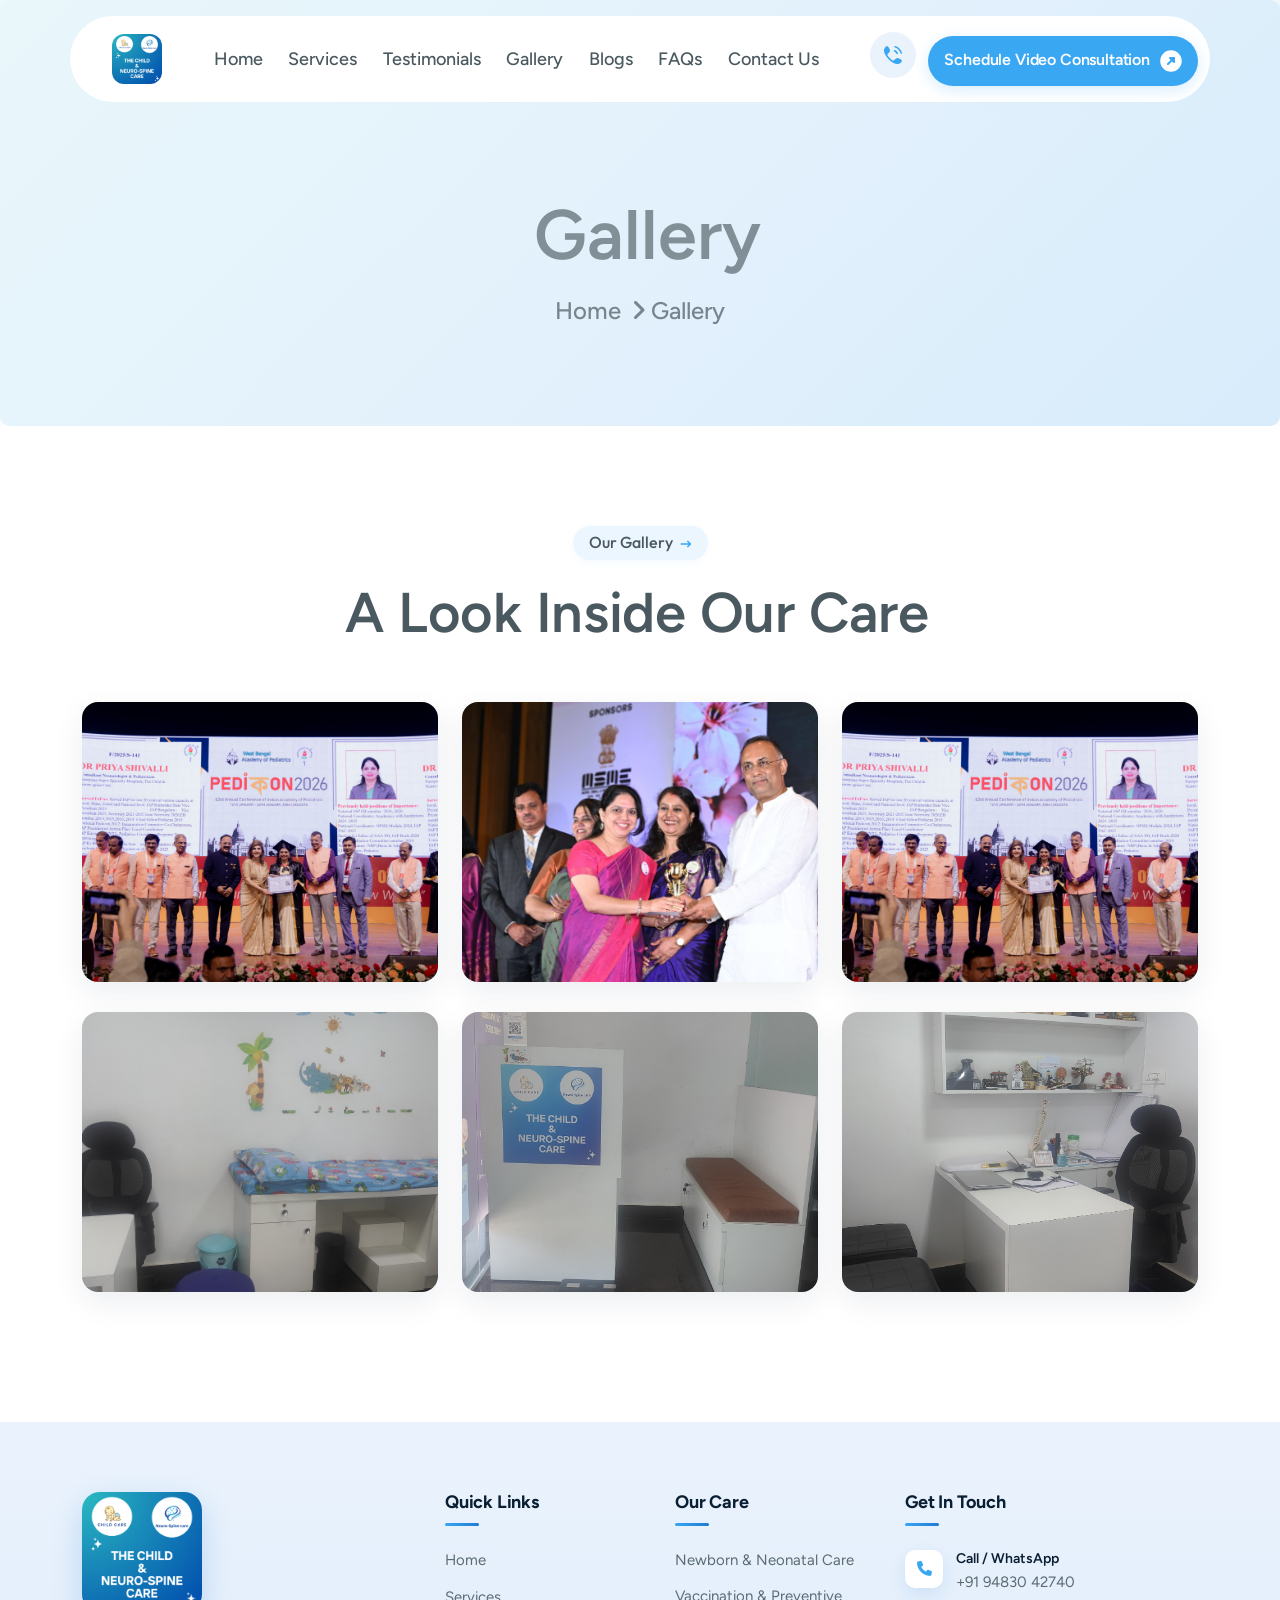
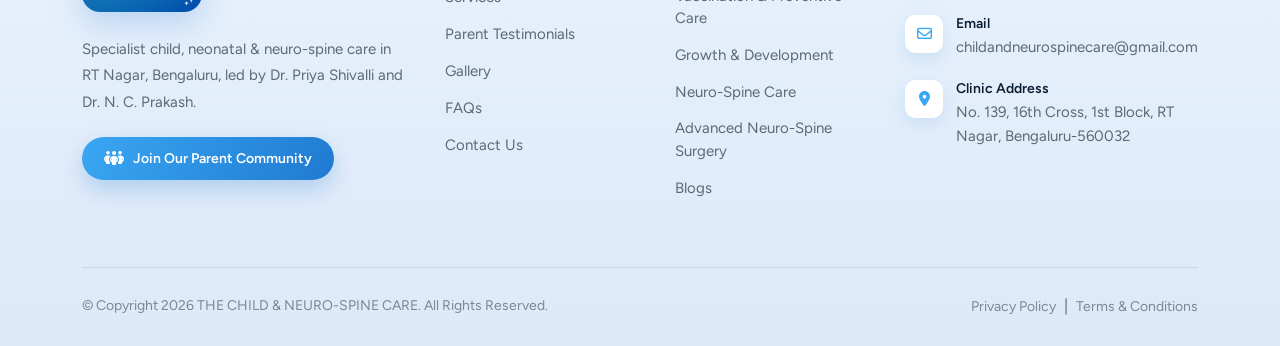
<file: gallery.html>
<!DOCTYPE html>
<html lang="en">
<head>
    <meta charset="UTF-8">
    <meta name="viewport" content="width=device-width, initial-scale=1.0">
    <title>Gallery | THE CHILD &amp; NEURO-SPINE CARE</title>
    <meta name="description" content="Photo gallery of THE CHILD & NEURO-SPINE CARE clinic, doctors, and facilities in RT Nagar, Bengaluru.">

    <!--=====FAB ICON=======-->
    <link rel="shortcut icon" href="assets/img/logo/drpriya/clinic-logo.png">

    <!--===== CSS LINK =======-->
    <link rel="stylesheet" href="assets/css/plugins/bootstrap.min.css">
    <link rel="stylesheet" href="assets/css/plugins/aos.css">
    <link rel="stylesheet" href="assets/css/plugins/fontawesome.css">
    <link rel="stylesheet" href="assets/css/plugins/magnific-popup.css">
    <link rel="stylesheet" href="assets/css/plugins/owlcarousel.min.css">
    <link rel="stylesheet" href="assets/css/plugins/sidebar.css">
    <link rel="stylesheet" href="assets/css/plugins/slick-slider.css">
    <link rel="stylesheet" href="assets/css/plugins/nice-select.css">
    <link rel="stylesheet" href="assets/css/plugins/swiper-bundle.css">
    <link rel="stylesheet" href="assets/css/main.css">
    <link rel="stylesheet" href="assets/css/custom.css">

    <!--=====  JS SCRIPT LINK =======-->
    <script src="assets/js/plugins/jquery-3-7-1.min.js"></script>
</head>
<body class="homepage1-body">

<!--===== PRELOADER STARTS =======-->
<div class="cs_preloader">
  <div class="cs_preloader_in">
    <div class="cs_wave_first">
      <img src="assets/img/logo/drpriya/clinic-logo.png" alt="" style="width:100px;height:100px;">
      <p style="text-align:center;font-size:18px;color:#4a585f;margin-top:10px;">
        Loading
        <span style="animation:dot 1.4s infinite; animation-delay:0s;">.</span>
        <span style="animation:dot 1.4s infinite; animation-delay:0.2s;">.</span>
        <span style="animation:dot 1.4s infinite; animation-delay:0.4s;">.</span>
      </p>
    </div>
  </div>
</div>
<!--===== PRELOADER ENDS =======-->

<!--===== PROGRESS STARTS=======-->
<div class="paginacontainer">
     <div class="progress-wrap">
       <svg class="progress-circle svg-content" width="100%" height="100%" viewBox="-1 -1 102 102">
         <path d="M50,1 a49,49 0 0,1 0,98 a49,49 0 0,1 0,-98"/>
       </svg>
     </div>
   </div>
 <!--===== PROGRESS ENDS=======-->

<!--=====HEADER START=======-->
<header class="homepage4-body">
  <div id="vl-header-sticky" class="vl-header-area vl-transparent-header">
      <div class="container">
          <div class="row align-items-center row-bg1">
              <div class="col-lg-1 col-md-6 col-6">
                  <div class="vl-logo">
                      <a href="index.html"><img src="assets/img/logo/drpriya/clinic-logo.png" alt=""></a>
                  </div>
              </div>
              <div class="col-lg-7 d-none d-lg-block">
                  <div class="vl-main-menu text-center">
                         <nav class="vl-mobile-menu-active">
<ul>
    <li><a href="index.html">Home</a></li>
    <li><a href="services.html">Services</a></li>
    <li><a href="testimonial.html">Testimonials</a></li>
    <li><a href="gallery.html">Gallery</a></li>
    <li><a href="https://priyashivalli.exlyapp.com/blog">Blogs</a></li>
    <li><a href="faq.html">FAQs</a></li>
    <li><a href="contact.html">Contact Us</a></li>
</ul>
                      </nav>
                  </div>
              </div>
              <div class="col-lg-4 col-md-6 col-6">
                <div class="vl-hero-btn d-none d-lg-block text-end">
                  <div class="btn-area1">
                    <a href="tel:+919483042740" class="phone" aria-label="Call us" title="Call us"><svg xmlns="http://www.w3.org/2000/svg" width="20" height="20" viewBox="0 0 20 20" fill="none"><g clip-path="url(#clip0_5825_4343)"><path d="M4.32688 1.17598C4.79912 1.27359 5.1752 1.59087 5.40887 2.01006L6.15321 3.34544C6.42738 3.83727 6.65811 4.25117 6.80878 4.61098C6.96862 4.99266 7.06355 5.36904 7.02016 5.78518C6.97676 6.20131 6.80622 6.55001 6.57107 6.8905C6.3494 7.21148 6.03823 7.56888 5.66848 7.99356L4.57431 9.25038C4.37824 9.47563 4.2802 9.58821 4.27124 9.72896C4.26228 9.86971 4.34263 9.98996 4.50333 10.2304C5.87299 12.2796 7.71894 14.1262 9.76983 15.497C10.0103 15.6577 10.1305 15.738 10.2712 15.7291C10.412 15.7201 10.5247 15.6221 10.7498 15.426L12.0067 14.3318C12.4314 13.962 12.7888 13.6509 13.1098 13.4292C13.4502 13.194 13.799 13.0235 14.2151 12.9801C14.6312 12.9367 15.0077 13.0317 15.3893 13.1915C15.7491 13.3422 16.163 13.5729 16.6547 13.847L17.9902 14.5915C18.4094 14.8251 18.7267 15.2012 18.8243 15.6734C18.9229 16.1505 18.7775 16.6302 18.4562 17.0244C17.2904 18.4547 15.4227 19.3654 13.4633 18.9701C12.259 18.7272 11.0707 18.3225 9.63342 17.4982C6.74558 15.842 4.15636 13.2514 2.50212 10.367C1.67786 8.92963 1.2731 7.74134 1.03015 6.53696C0.634898 4.5776 1.54559 2.70987 2.9759 1.54412C3.37009 1.22284 3.84971 1.07736 4.32688 1.17598Z" fill="#3aa7f3"/><path fill-rule="evenodd" clip-rule="evenodd" d="M11.3062 1.54C11.4337 1.0978 11.8957 0.842779 12.3379 0.970388C15.5607 1.90041 18.099 4.43862 19.0292 7.66132C19.1567 8.1035 18.9017 8.56545 18.4596 8.69304C18.0174 8.8207 17.5554 8.5657 17.4278 8.1235C16.6565 5.45101 14.5483 3.34295 11.8757 2.57171C11.4336 2.4441 11.1786 1.98219 11.3062 1.54ZM10.7947 5.47187C10.9747 5.04825 11.4639 4.85066 11.8876 5.03055C13.2723 5.6186 14.381 6.72725 14.969 8.11199C15.1489 8.53562 14.9513 9.02487 14.5277 9.20479C14.1041 9.38462 13.6148 9.18704 13.4349 8.76345C13.0157 7.77614 12.2234 6.9839 11.2361 6.56463C10.8125 6.38474 10.6149 5.8955 10.7947 5.47187Z" fill="#3aa7f3"/></g><defs><clipPath id="clip0_5825_4343"><rect width="20" height="20" fill="white"/></clipPath></defs></svg></a>
                    <a href="https://priyashivalli.exlyapp.com/plan/bb7b796f-a031-49b8-b7fc-497026ac1e95" class="vl-btn4">Schedule Video Consultation<span><svg xmlns="http://www.w3.org/2000/svg" width="22" height="22" viewBox="0 0 22 22" fill="none"><path fill-rule="evenodd" clip-rule="evenodd" d="M11 0.25C5.06294 0.25 0.25 5.06294 0.25 11C0.25 16.9371 5.06294 21.75 11 21.75C16.9371 21.75 21.75 16.9371 21.75 11C21.75 5.06294 16.9371 0.25 11 0.25ZM10 7C9.5955 7 9.2309 7.24364 9.0761 7.61732C8.92134 7.99099 9.0069 8.42111 9.2929 8.70711L10.5858 10L7.29289 13.2929C6.90237 13.6834 6.90237 14.3166 7.29289 14.7071C7.68342 15.0976 8.31658 15.0976 8.70711 14.7071L12 11.4142L13.2929 12.7071C13.5789 12.9931 14.009 13.0787 14.3827 12.9239C14.7564 12.7691 15 12.4045 15 12V8C15 7.44772 14.5523 7 14 7H10Z" fill="white"/></svg></span></a>
                </div>
                </div>
                <div class="vl-header-action-item d-block d-lg-none">
                  <button type="button" class="vl-offcanvas-toggle">
                    <i class="fa-solid fa-bars-staggered"></i>
                  </button>
               </div>
              </div>
          </div>
      </div>
  </div>
</header>
 <!--=====HEADER END =======-->

 <!--===== MOBILE HEADER STARTS =======-->
<div class="homepage4-body">
  <div class="vl-offcanvas">
    <div class="vl-offcanvas-wrapper">
        <div class="vl-offcanvas-header">
            <a href="index.html" class="vl-offcanvas-brand">
              <img src="assets/img/logo/drpriya/clinic-logo.png" alt="THE CHILD &amp; NEURO-SPINE CARE">
            </a>
            <button class="vl-offcanvas-close-toggle" aria-label="Close menu">
              <i class="fa-solid fa-xmark"></i>
            </button>
        </div>

        <div class="vl-offcanvas-menu d-lg-none">
            <nav></nav>
        </div>

        <div class="vl-offcanvas-cta">
            <a href="https://api.whatsapp.com/send/?phone=%2B919483042740&amp;text=Hello%21+I+would+like+to+book+an+appointment.&amp;type=phone_number&amp;app_absent=0" target="_blank" rel="noopener" class="moff-btn moff-btn--wa">
              <i class="fa-brands fa-whatsapp"></i> Appointment on WhatsApp
            </a>
            <a href="https://priyashivalli.exlyapp.com/plan/bb7b796f-a031-49b8-b7fc-497026ac1e95" class="moff-btn moff-btn--video">
              <i class="fa-solid fa-video"></i> Schedule Video Consultation
            </a>
        </div>

        <div class="vl-offcanvas-contact">
            <a href="tel:+919483042740" class="moff-contact">
              <span class="moff-contact__ic"><i class="fa-solid fa-phone"></i></span>
              <span class="moff-contact__tx"><strong>Call us</strong>+91 94830 42740</span>
            </a>
            <a href="mailto:childandneurospinecare@gmail.com" class="moff-contact">
              <span class="moff-contact__ic"><i class="fa-regular fa-envelope"></i></span>
              <span class="moff-contact__tx"><strong>Email us</strong>childandneurospinecare@gmail.com</span>
            </a>
            <a href="https://www.google.com/maps?q=The+Child+and+Neuro+Spine+Care,+RT+Nagar,+Bengaluru+560032" target="_blank" rel="noopener" class="moff-contact">
              <span class="moff-contact__ic"><i class="fa-solid fa-location-dot"></i></span>
              <span class="moff-contact__tx"><strong>Visit us</strong>No. 139, 16th Cross, 1st Block, RT Nagar, Bengaluru-560032</span>
            </a>
        </div>
    </div>
</div>
<div class="vl-offcanvas-overlay"></div>
</div>
<!--===== MOBILE HEADER ENDS =======-->

<!--===== HERO AREA STARTS =======-->
<div class="inner-header-section-area" style="background-image: url(assets/img/all-images/bg/bg5.avif); background-position: center; background-repeat: no-repeat; background-size: cover;">
  <div class="container">
    <div class="row align-items-center">
      <div class="col-lg-12">
        <div class="hero-header">
          <h1 class="text-anime-style-1">Gallery</h1>
          <div class="space28"></div>
          <a href="index.html" class="bradecrumb">Home <i class="fa-solid fa-angle-right"></i>Gallery</a>
        </div>
      </div>
    </div>
  </div>
</div>
<!--===== HERO AREA ENDS =======-->

<!--===== GALLERY AREA STARTS =======-->
<div class="about4-section-area sp1 sec-w">
  <div class="container">
    <div class="row">
      <div class="col-lg-8 m-auto">
        <div class="heading4 text-center space-margin60" data-aos="fade-up">
          <h5 class="vl-section-subtitle">Our Gallery <svg xmlns="http://www.w3.org/2000/svg" width="13" height="8" viewBox="0 0 13 8" fill="none"><path d="M0.667969 4.00033H11.049M8.00137 7.33366L11.3346 4.00033L8.0013 0.666992" stroke="#3aa7f3" stroke-width="1.5"/></svg></h5>
          <div class="space24"></div>
          <h2 class="vl-section-title text-anime-style-3">A Look Inside Our Care</h2>
        </div>
      </div>
    </div>

    <div class="row">
      <div class="col-lg-4 col-md-6" style="margin-bottom:30px;" data-aos="fade-up" data-aos-duration="450" data-aos-delay="60">
        <div class="cnsc-gallery__item">
          <img src="assets/img/all-images/drpriya/fiap-award.jpeg" alt="FIAP fellowship recognition award presented to Dr. Priya Shivalli">
        </div>
      </div>
      <div class="col-lg-4 col-md-6" style="margin-bottom:30px;" data-aos="fade-up" data-aos-duration="450" data-aos-delay="120">
        <div class="cnsc-gallery__item">
          <img src="assets/img/all-images/drpriya/women-achiever-award.jpeg" alt="Women Achiever Award honouring Dr. Priya Shivalli">
        </div>
      </div>
      <div class="col-lg-4 col-md-6" style="margin-bottom:30px;" data-aos="fade-up" data-aos-duration="450" data-aos-delay="0">
        <div class="cnsc-gallery__item">
          <img src="assets/img/all-images/drpriya/WhatsApp Image 2026-03-21 at 18.55.41.jpeg" alt="Dr. Priya Shivalli honoured at PEDICON 2026 — Indian Academy of Pediatrics conference">
        </div>
      </div>
      <div class="col-lg-4 col-md-6" style="margin-bottom:30px;" data-aos="fade-up" data-aos-duration="450" data-aos-delay="60">
        <div class="cnsc-gallery__item">
          <img src="assets/img/all-images/drpriya/WhatsApp Image 2026-04-08 at 11.09.06.jpeg" alt="Professional recognition moment at the clinic">
        </div>
      </div>
      <div class="col-lg-4 col-md-6" style="margin-bottom:30px;" data-aos="fade-up" data-aos-duration="450" data-aos-delay="120">
        <div class="cnsc-gallery__item">
          <img src="assets/img/all-images/drpriya/WhatsApp Image 2026-04-08 at 11.12.09.jpeg" alt="Professional clinic portrait of the care team">
        </div>
      </div>
      <div class="col-lg-4 col-md-6" style="margin-bottom:30px;" data-aos="fade-up" data-aos-duration="450" data-aos-delay="0">
        <div class="cnsc-gallery__item">
          <img src="assets/img/all-images/drpriya/WhatsApp Image 2026-04-08 at 11.06.32.jpeg" alt="Consultation room at THE CHILD & NEURO-SPINE CARE clinic">
        </div>
      </div>
    </div>
  </div>
</div>
<!--===== GALLERY AREA ENDS =======-->

<!--===== FOOTER AREA STARTS =======-->
<footer class="cnsc-footer">
  <div class="container">

    <!-- COLUMNS -->
    <div class="cnsc-footer__grid">

      <!-- Brand -->
      <div class="cnsc-footer__brand">
        <img src="assets/img/logo/drpriya/clinic-logo.png" alt="THE CHILD &amp; NEURO-SPINE CARE" class="cnsc-footer__logo">
        <p>Specialist child, neonatal &amp; neuro-spine care in RT Nagar, Bengaluru, led by Dr. Priya Shivalli and Dr. N. C. Prakash.</p>
        <a class="cnsc-footer__join" href="https://priyashivalli.exlyapp.com/40e94ae4-bfb9-4264-b06f-310f7bd6140c" target="_blank" rel="noopener">
          <i class="fa-solid fa-people-group"></i> Join Our Parent Community
        </a>
      </div>

      <!-- Quick Links -->
      <div class="cnsc-footer__col">
        <h4>Quick Links</h4>
        <ul>
          <li><a href="index.html">Home</a></li>
          <li><a href="services.html">Services</a></li>
          <li><a href="testimonial.html">Parent Testimonials</a></li>
          <li><a href="gallery.html">Gallery</a></li>
          <li><a href="faq.html">FAQs</a></li>
          <li><a href="contact.html">Contact Us</a></li>
        </ul>
      </div>

      <!-- Our Care -->
      <div class="cnsc-footer__col">
        <h4>Our Care</h4>
        <ul>
          <li><a href="services.html">Newborn &amp; Neonatal Care</a></li>
          <li><a href="services.html">Vaccination &amp; Preventive Care</a></li>
          <li><a href="services.html">Growth &amp; Development</a></li>
          <li><a href="services.html">Neuro-Spine Care</a></li>
          <li><a href="services.html">Advanced Neuro-Spine Surgery</a></li>
          <li><a href="https://priyashivalli.exlyapp.com/blog" target="_blank" rel="noopener">Blogs</a></li>
        </ul>
      </div>

      <!-- Contact -->
      <div class="cnsc-footer__col cnsc-footer__contact">
        <h4>Get In Touch</h4>
        <ul>
          <li>
            <span class="ci-ic"><i class="fa-solid fa-phone"></i></span>
            <span class="ci-tx"><strong>Call / WhatsApp</strong><a href="tel:+919483042740">+91 94830 42740</a></span>
          </li>
          <li>
            <span class="ci-ic"><i class="fa-regular fa-envelope"></i></span>
            <span class="ci-tx"><strong>Email</strong><a href="mailto:childandneurospinecare@gmail.com">childandneurospinecare@gmail.com</a></span>
          </li>
          <li>
            <span class="ci-ic"><i class="fa-solid fa-location-dot"></i></span>
            <span class="ci-tx"><strong>Clinic Address</strong><a href="https://www.google.com/maps?q=The+Child+and+Neuro+Spine+Care,+RT+Nagar,+Bengaluru+560032" target="_blank" rel="noopener">No. 139, 16th Cross, 1st Block, RT Nagar, Bengaluru-560032</a></span>
          </li>
        </ul>
      </div>

    </div>

    <!-- BOTTOM BAR -->
    <div class="cnsc-footer__bottom">
      <p>&copy; Copyright 2026 THE CHILD &amp; NEURO-SPINE CARE. All Rights Reserved.</p>
      <ul>
        <li><a href="#">Privacy Policy</a></li>
        <li><span>|</span></li>
        <li><a href="#">Terms &amp; Conditions</a></li>
      </ul>
    </div>

  </div>
</footer>
<!--===== FOOTER AREA ENDS =======-->

<!--===== JS SCRIPT LINK =======-->
<script src="assets/js/plugins/bootstrap.min.js"></script>
<script src="assets/js/plugins/fontawesome.js"></script>
<script src="assets/js/plugins/aos.js"></script>
<script src="assets/js/plugins/counter.js"></script>
<script src="assets/js/plugins/gsap.min.js"></script>
<script src="assets/js/plugins/ScrollTrigger.min.js"></script>
<script src="assets/js/plugins/Splitetext.js"></script>
<script src="assets/js/plugins/SmoothScroll.js"></script>
<script src="assets/js/plugins/sidebar.js"></script>
<script src="assets/js/plugins/magnific-popup.js"></script>
<script src="assets/js/plugins/mobilemenu.js"></script>
<script src="assets/js/plugins/owlcarousel.min.js"></script>
<script src="assets/js/plugins/nice-select.js"></script>
<script src="assets/js/plugins/waypoints.js"></script>
<script src="assets/js/plugins/slick-slider.js"></script>
<script src="assets/js/plugins/circle-progress.js"></script>
<script src="assets/js/plugins/swiper.js"></script>
<script src="assets/js/main.js"></script>

</body>
</html>
</file>
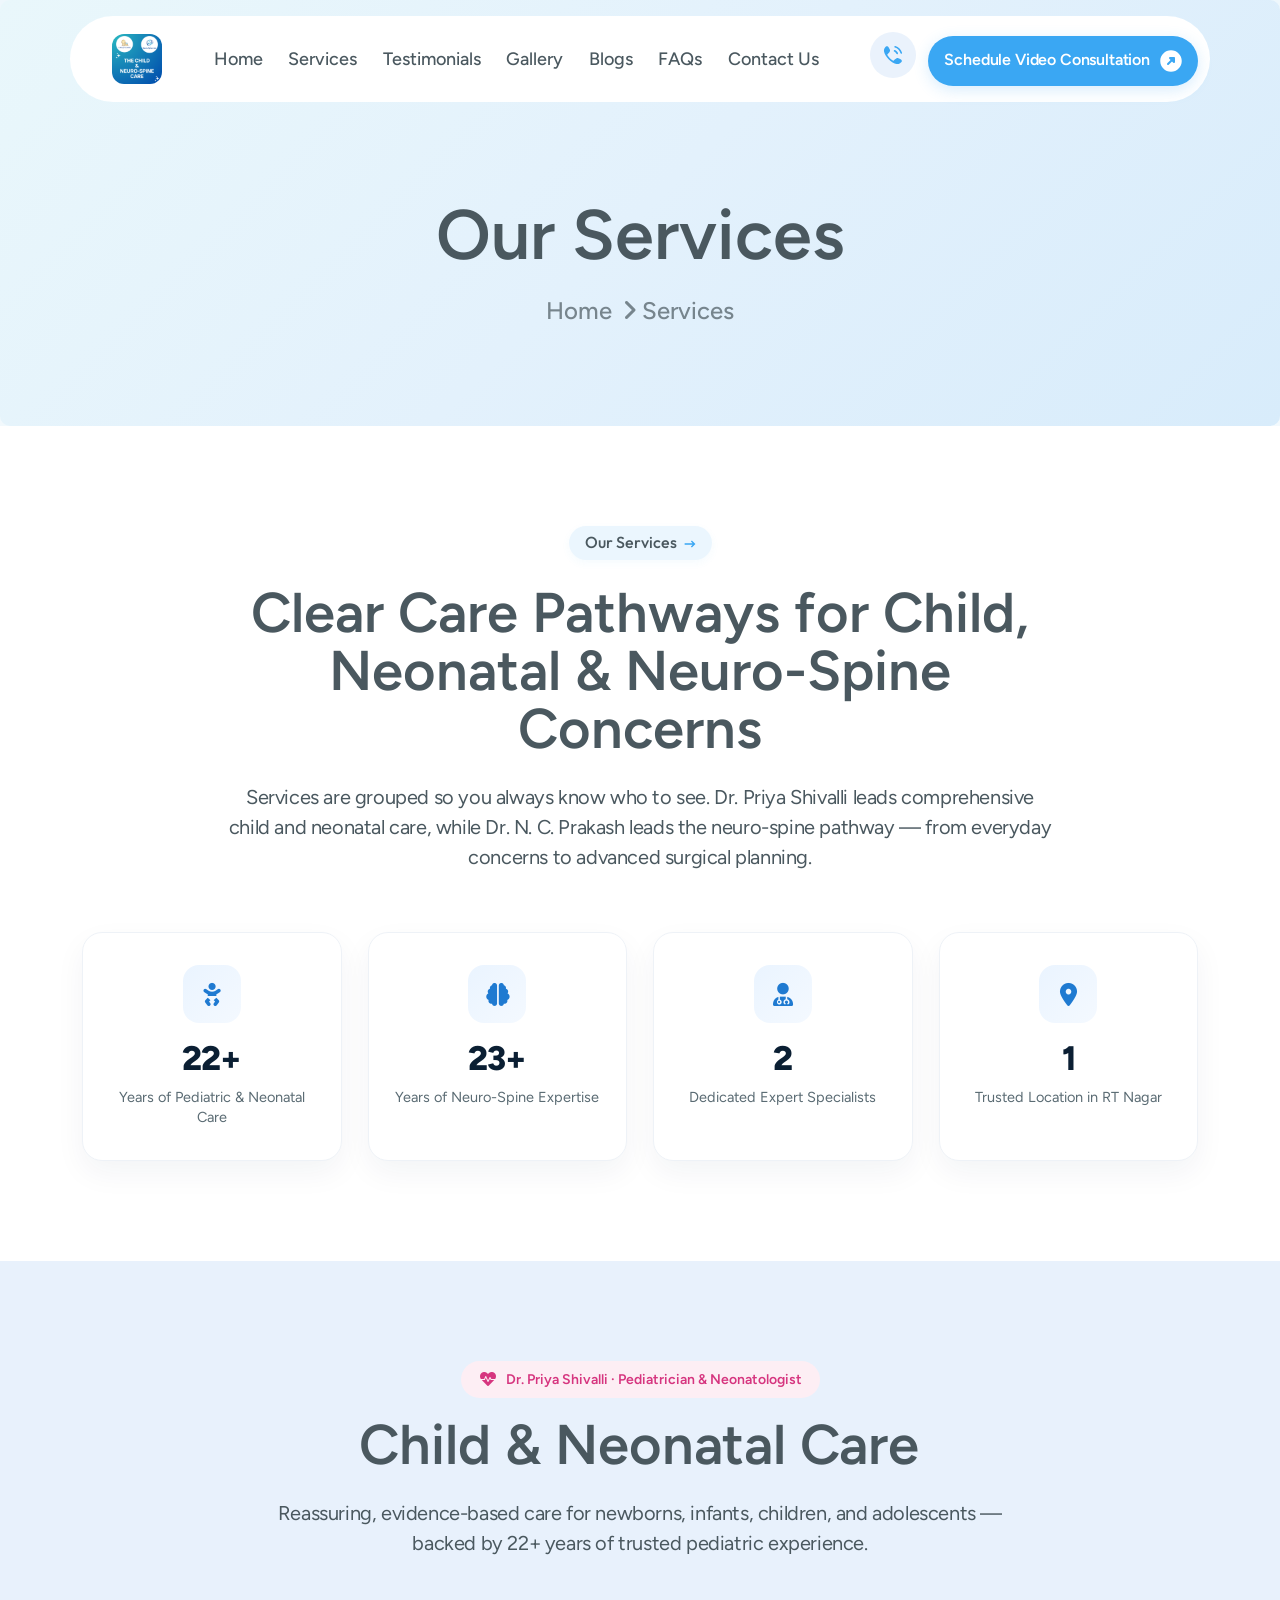
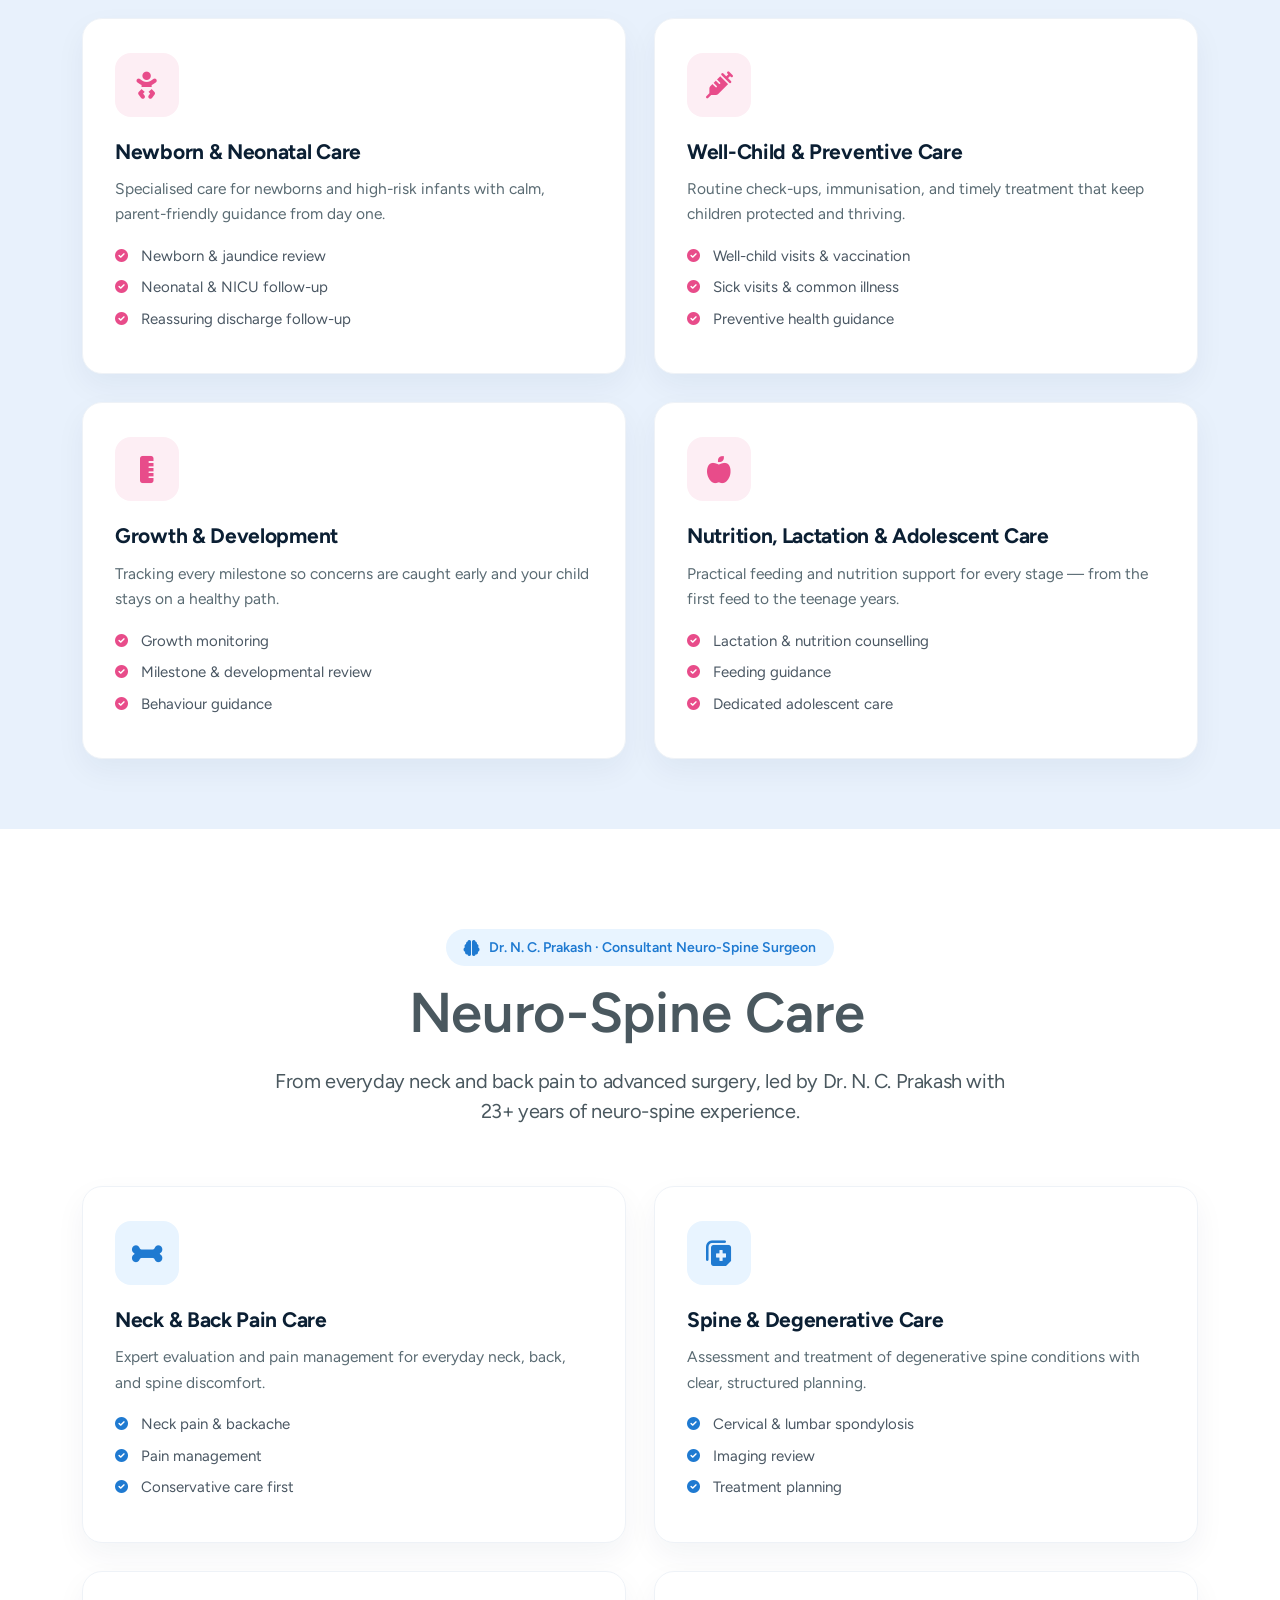
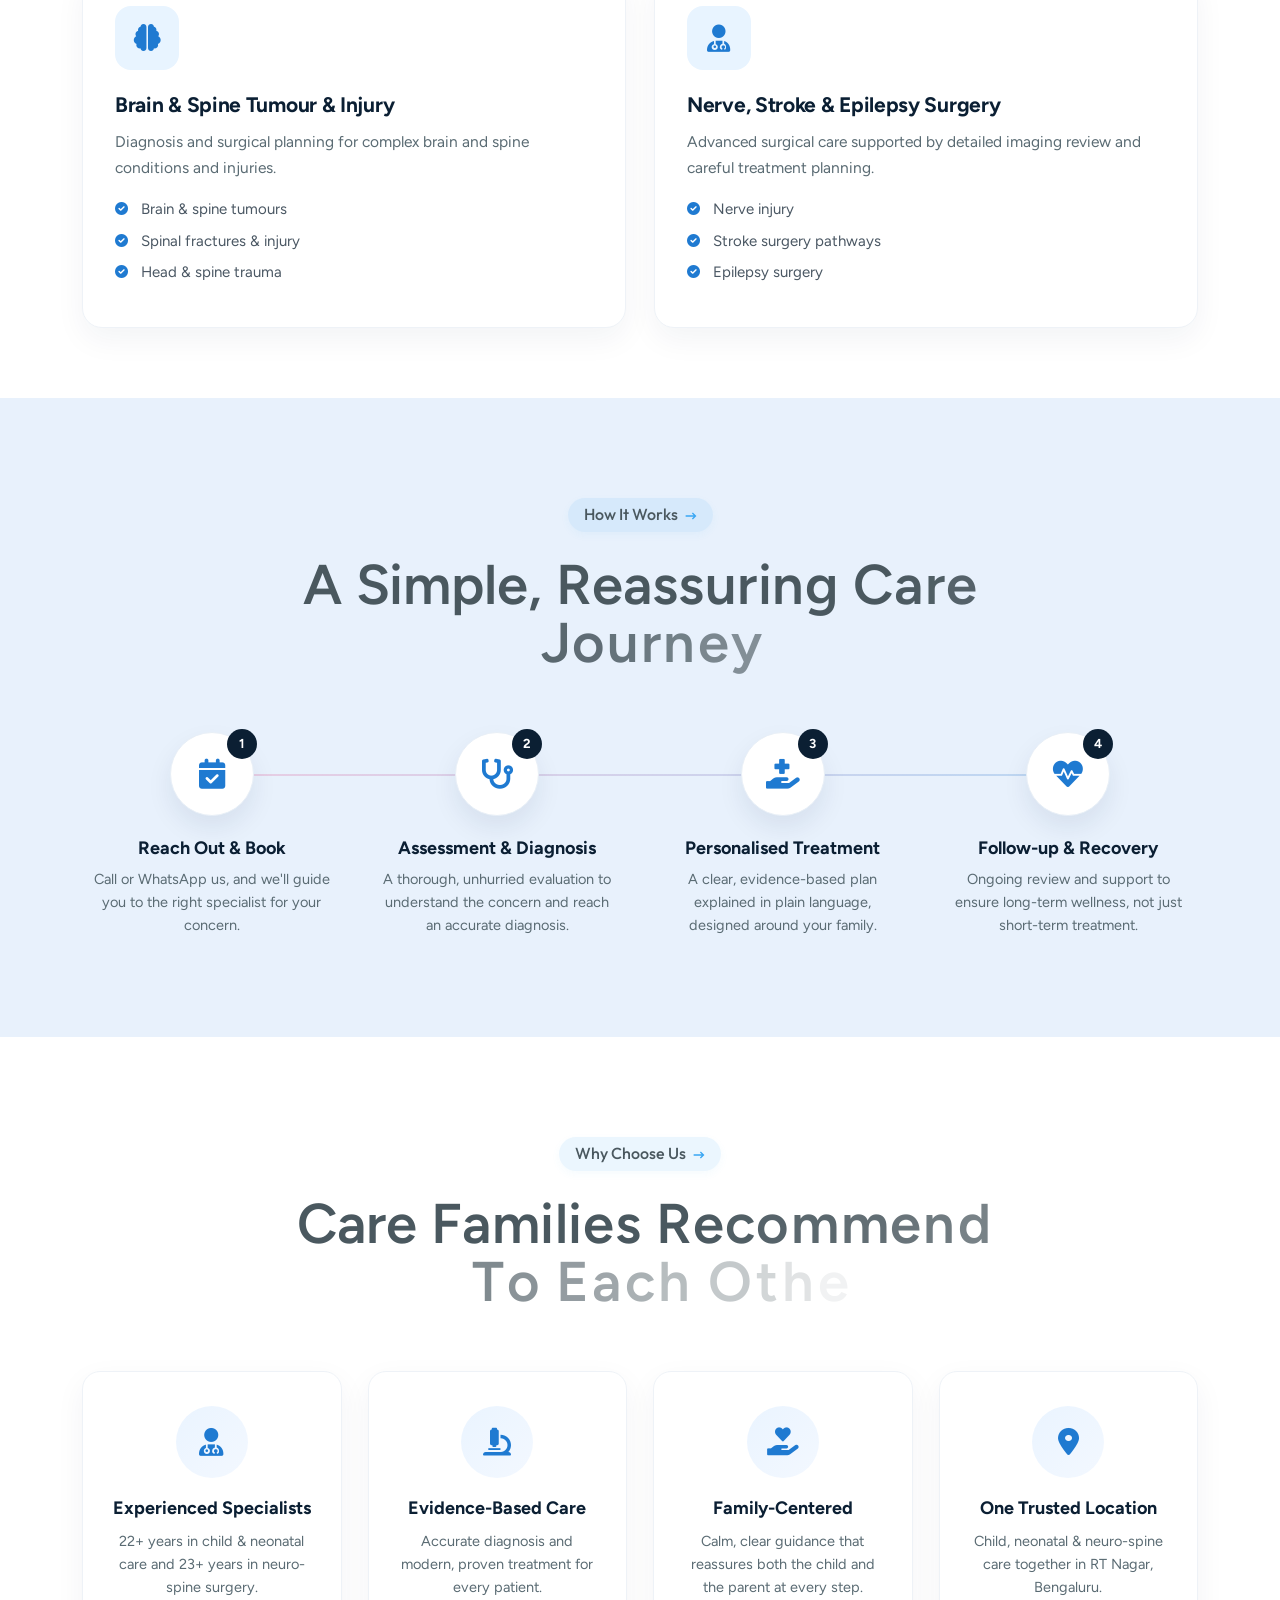
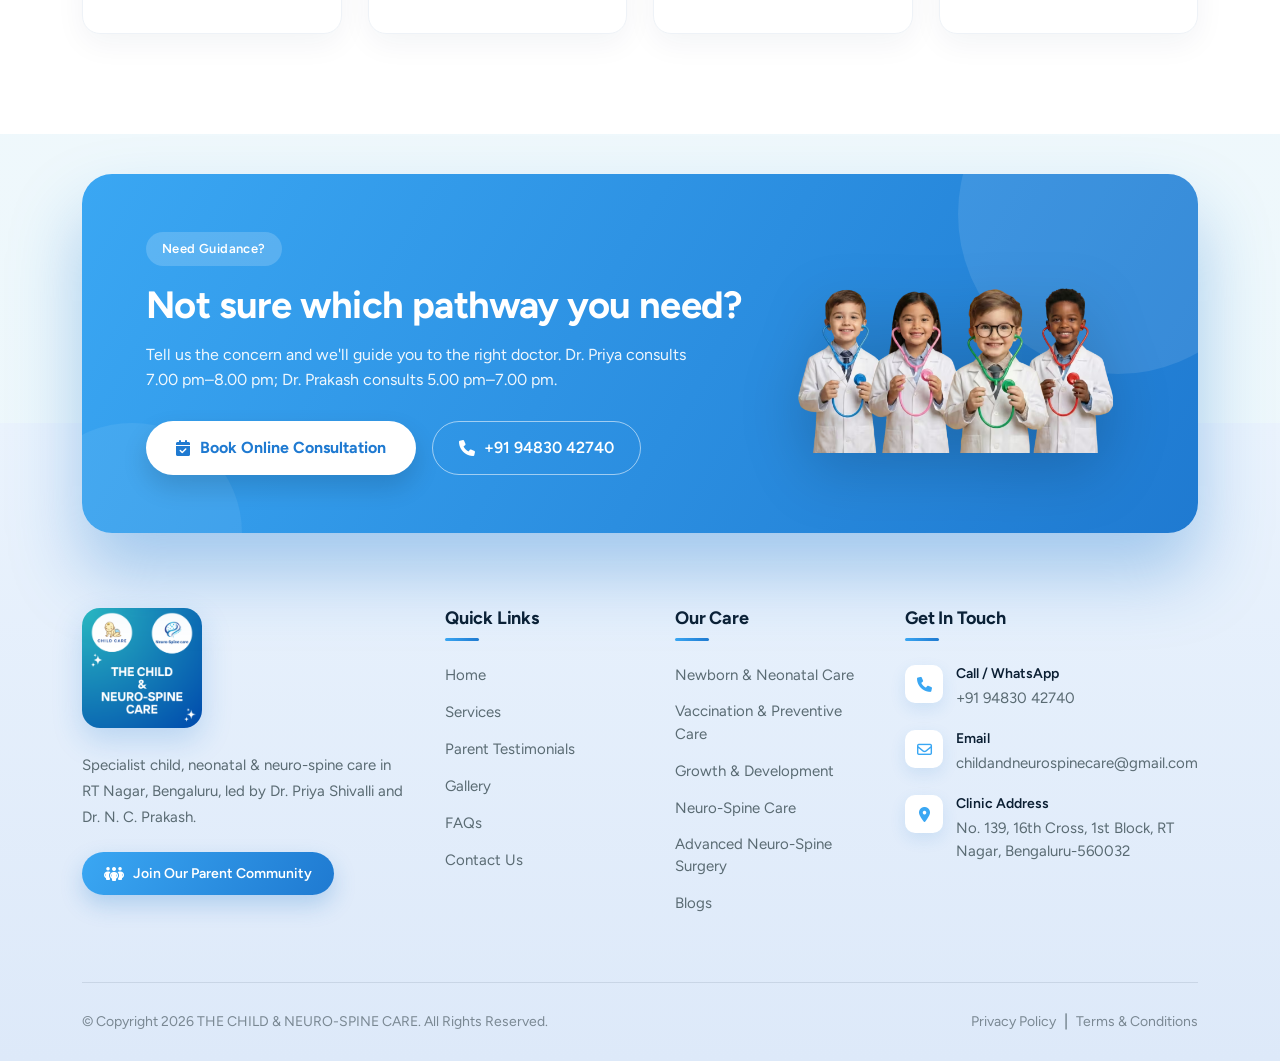
<file: services.html>
<!DOCTYPE html>
<html lang="en">
<head>
    <meta charset="UTF-8">
    <meta name="viewport" content="width=device-width, initial-scale=1.0">
    <title>Services | THE CHILD &amp; NEURO-SPINE CARE</title>
    <meta name="description" content="Explore child, neonatal, and neuro-spine services led by Dr Priya Shivalli and Dr N. C. Prakash at THE CHILD & NEURO-SPINE CARE in Bengaluru.">

    <!--=====FAB ICON=======-->
    <link rel="shortcut icon" href="assets/img/logo/drpriya/clinic-logo.png">

    <!--===== CSS LINK =======-->
    <link rel="stylesheet" href="assets/css/plugins/bootstrap.min.css">
    <link rel="stylesheet" href="assets/css/plugins/aos.css">
    <link rel="stylesheet" href="assets/css/plugins/fontawesome.css">
    <link rel="stylesheet" href="assets/css/plugins/magnific-popup.css">
    <link rel="stylesheet" href="assets/css/plugins/owlcarousel.min.css">
    <link rel="stylesheet" href="assets/css/plugins/sidebar.css">
    <link rel="stylesheet" href="assets/css/plugins/slick-slider.css">
    <link rel="stylesheet" href="assets/css/plugins/nice-select.css">
    <link rel="stylesheet" href="assets/css/plugins/swiper-bundle.css">
    <link rel="stylesheet" href="assets/css/main.css">
    <link rel="stylesheet" href="assets/css/custom.css">

    <!--=====  JS SCRIPT LINK =======-->
    <script src="assets/js/plugins/jquery-3-7-1.min.js"></script>
</head>
<body class="homepage1-body">

<!--===== PRELOADER STARTS =======-->
<div class="cs_preloader">
  <div class="cs_preloader_in">
    <div class="cs_wave_first">
      <img src="assets/img/logo/drpriya/clinic-logo.png" alt="" style="width:100px;height:100px;">
      <p style="text-align:center;font-size:18px;color:#4a585f;margin-top:10px;">
        Loading
        <span style="animation:dot 1.4s infinite; animation-delay:0s;">.</span>
        <span style="animation:dot 1.4s infinite; animation-delay:0.2s;">.</span>
        <span style="animation:dot 1.4s infinite; animation-delay:0.4s;">.</span>
      </p>
    </div>
  </div>
</div>
<!--===== PRELOADER ENDS =======-->

<!--===== PROGRESS STARTS=======-->
<div class="paginacontainer">
     <div class="progress-wrap">
       <svg class="progress-circle svg-content" width="100%" height="100%" viewBox="-1 -1 102 102">
         <path d="M50,1 a49,49 0 0,1 0,98 a49,49 0 0,1 0,-98"/>
       </svg>
     </div>
   </div>
 <!--===== PROGRESS ENDS=======-->

<!--=====HEADER START=======-->
<header class="homepage4-body">
  <div id="vl-header-sticky" class="vl-header-area vl-transparent-header">
      <div class="container">
          <div class="row align-items-center row-bg1">
              <div class="col-lg-1 col-md-6 col-6">
                  <div class="vl-logo">
                      <a href="index.html"><img src="assets/img/logo/drpriya/clinic-logo.png" alt=""></a>
                  </div>
              </div>
              <div class="col-lg-7 d-none d-lg-block">
                  <div class="vl-main-menu text-center">
                         <nav class="vl-mobile-menu-active">
<ul>
    <li><a href="index.html">Home</a></li>
    <li><a href="services.html">Services</a></li>
    <li><a href="testimonial.html">Testimonials</a></li>
    <li><a href="gallery.html">Gallery</a></li>
    <li><a href="https://priyashivalli.exlyapp.com/blog">Blogs</a></li>
    <li><a href="faq.html">FAQs</a></li>
    <li><a href="contact.html">Contact Us</a></li>
</ul>
                      </nav>
                  </div>
              </div>
              <div class="col-lg-4 col-md-6 col-6">
                <div class="vl-hero-btn d-none d-lg-block text-end">
                  <div class="btn-area1">
                    <a href="tel:+919483042740" class="phone" aria-label="Call us" title="Call us"><svg xmlns="http://www.w3.org/2000/svg" width="20" height="20" viewBox="0 0 20 20" fill="none"><g clip-path="url(#clip0_5825_4343)"><path d="M4.32688 1.17598C4.79912 1.27359 5.1752 1.59087 5.40887 2.01006L6.15321 3.34544C6.42738 3.83727 6.65811 4.25117 6.80878 4.61098C6.96862 4.99266 7.06355 5.36904 7.02016 5.78518C6.97676 6.20131 6.80622 6.55001 6.57107 6.8905C6.3494 7.21148 6.03823 7.56888 5.66848 7.99356L4.57431 9.25038C4.37824 9.47563 4.2802 9.58821 4.27124 9.72896C4.26228 9.86971 4.34263 9.98996 4.50333 10.2304C5.87299 12.2796 7.71894 14.1262 9.76983 15.497C10.0103 15.6577 10.1305 15.738 10.2712 15.7291C10.412 15.7201 10.5247 15.6221 10.7498 15.426L12.0067 14.3318C12.4314 13.962 12.7888 13.6509 13.1098 13.4292C13.4502 13.194 13.799 13.0235 14.2151 12.9801C14.6312 12.9367 15.0077 13.0317 15.3893 13.1915C15.7491 13.3422 16.163 13.5729 16.6547 13.847L17.9902 14.5915C18.4094 14.8251 18.7267 15.2012 18.8243 15.6734C18.9229 16.1505 18.7775 16.6302 18.4562 17.0244C17.2904 18.4547 15.4227 19.3654 13.4633 18.9701C12.259 18.7272 11.0707 18.3225 9.63342 17.4982C6.74558 15.842 4.15636 13.2514 2.50212 10.367C1.67786 8.92963 1.2731 7.74134 1.03015 6.53696C0.634898 4.5776 1.54559 2.70987 2.9759 1.54412C3.37009 1.22284 3.84971 1.07736 4.32688 1.17598Z" fill="#3aa7f3"/><path fill-rule="evenodd" clip-rule="evenodd" d="M11.3062 1.54C11.4337 1.0978 11.8957 0.842779 12.3379 0.970388C15.5607 1.90041 18.099 4.43862 19.0292 7.66132C19.1567 8.1035 18.9017 8.56545 18.4596 8.69304C18.0174 8.8207 17.5554 8.5657 17.4278 8.1235C16.6565 5.45101 14.5483 3.34295 11.8757 2.57171C11.4336 2.4441 11.1786 1.98219 11.3062 1.54ZM10.7947 5.47187C10.9747 5.04825 11.4639 4.85066 11.8876 5.03055C13.2723 5.6186 14.381 6.72725 14.969 8.11199C15.1489 8.53562 14.9513 9.02487 14.5277 9.20479C14.1041 9.38462 13.6148 9.18704 13.4349 8.76345C13.0157 7.77614 12.2234 6.9839 11.2361 6.56463C10.8125 6.38474 10.6149 5.8955 10.7947 5.47187Z" fill="#3aa7f3"/></g><defs><clipPath id="clip0_5825_4343"><rect width="20" height="20" fill="white"/></clipPath></defs></svg></a>
                    <a href="https://priyashivalli.exlyapp.com/plan/bb7b796f-a031-49b8-b7fc-497026ac1e95" class="vl-btn4">Schedule Video Consultation<span><svg xmlns="http://www.w3.org/2000/svg" width="22" height="22" viewBox="0 0 22 22" fill="none"><path fill-rule="evenodd" clip-rule="evenodd" d="M11 0.25C5.06294 0.25 0.25 5.06294 0.25 11C0.25 16.9371 5.06294 21.75 11 21.75C16.9371 21.75 21.75 16.9371 21.75 11C21.75 5.06294 16.9371 0.25 11 0.25ZM10 7C9.5955 7 9.2309 7.24364 9.0761 7.61732C8.92134 7.99099 9.0069 8.42111 9.2929 8.70711L10.5858 10L7.29289 13.2929C6.90237 13.6834 6.90237 14.3166 7.29289 14.7071C7.68342 15.0976 8.31658 15.0976 8.70711 14.7071L12 11.4142L13.2929 12.7071C13.5789 12.9931 14.009 13.0787 14.3827 12.9239C14.7564 12.7691 15 12.4045 15 12V8C15 7.44772 14.5523 7 14 7H10Z" fill="white"/></svg></span></a>
                </div>
                </div>
                <div class="vl-header-action-item d-block d-lg-none">
                  <button type="button" class="vl-offcanvas-toggle">
                    <i class="fa-solid fa-bars-staggered"></i>
                  </button>
               </div>
              </div>
          </div>
      </div>
  </div>
</header>
 <!--=====HEADER END =======-->

 <!--===== MOBILE HEADER STARTS =======-->
<div class="homepage4-body">
  <div class="vl-offcanvas">
    <div class="vl-offcanvas-wrapper">
        <div class="vl-offcanvas-header">
            <a href="index.html" class="vl-offcanvas-brand">
              <img src="assets/img/logo/drpriya/clinic-logo.png" alt="THE CHILD &amp; NEURO-SPINE CARE">
            </a>
            <button class="vl-offcanvas-close-toggle" aria-label="Close menu">
              <i class="fa-solid fa-xmark"></i>
            </button>
        </div>

        <div class="vl-offcanvas-menu d-lg-none">
            <nav></nav>
        </div>

        <div class="vl-offcanvas-cta">
            <a href="https://api.whatsapp.com/send/?phone=%2B919483042740&amp;text=Hello%21+I+would+like+to+book+an+appointment.&amp;type=phone_number&amp;app_absent=0" target="_blank" rel="noopener" class="moff-btn moff-btn--wa">
              <i class="fa-brands fa-whatsapp"></i> Appointment on WhatsApp
            </a>
            <a href="https://priyashivalli.exlyapp.com/plan/bb7b796f-a031-49b8-b7fc-497026ac1e95" class="moff-btn moff-btn--video">
              <i class="fa-solid fa-video"></i> Schedule Video Consultation
            </a>
        </div>

        <div class="vl-offcanvas-contact">
            <a href="tel:+919483042740" class="moff-contact">
              <span class="moff-contact__ic"><i class="fa-solid fa-phone"></i></span>
              <span class="moff-contact__tx"><strong>Call us</strong>+91 94830 42740</span>
            </a>
            <a href="mailto:childandneurospinecare@gmail.com" class="moff-contact">
              <span class="moff-contact__ic"><i class="fa-regular fa-envelope"></i></span>
              <span class="moff-contact__tx"><strong>Email us</strong>childandneurospinecare@gmail.com</span>
            </a>
            <a href="https://www.google.com/maps?q=The+Child+and+Neuro+Spine+Care,+RT+Nagar,+Bengaluru+560032" target="_blank" rel="noopener" class="moff-contact">
              <span class="moff-contact__ic"><i class="fa-solid fa-location-dot"></i></span>
              <span class="moff-contact__tx"><strong>Visit us</strong>No. 139, 16th Cross, 1st Block, RT Nagar, Bengaluru-560032</span>
            </a>
        </div>
    </div>
</div>
<div class="vl-offcanvas-overlay"></div>
</div>
<!--===== MOBILE HEADER ENDS =======-->

<!--===== HERO AREA STARTS =======-->
<div class="inner-header-section-area" style="background-image: url(assets/img/all-images/bg/bg5.avif); background-position: center; background-repeat: no-repeat; background-size: cover;">
  <div class="container">
    <div class="row align-items-center">
      <div class="col-lg-12">
        <div class="hero-header">
          <h1 class="text-anime-style-1">Our Services</h1>
          <div class="space28"></div>
          <a href="index.html" class="bradecrumb">Home <i class="fa-solid fa-angle-right"></i>Services</a>
        </div>
      </div>
    </div>
  </div>
</div>
<!--===== HERO AREA ENDS =======-->

<!--===== INTRO + STATS STARTS =======-->
<div class="about4-section-area sp1 sec-w">
  <div class="container">
    <div class="row">
      <div class="col-lg-9 m-auto">
        <div class="heading4 text-center space-margin60" data-aos="fade-up" data-aos-duration="450">
          <h5 class="vl-section-subtitle">Our Services <svg xmlns="http://www.w3.org/2000/svg" width="13" height="8" viewBox="0 0 13 8" fill="none"><path d="M0.667969 4.00033H11.049M8.00137 7.33366L11.3346 4.00033L8.0013 0.666992" stroke="#3aa7f3" stroke-width="1.5"/></svg></h5>
          <div class="space24"></div>
          <h2 class="vl-section-title text-anime-style-3">Clear Care Pathways for Child, Neonatal &amp; Neuro-Spine Concerns</h2>
          <div class="space24"></div>
          <p>Services are grouped so you always know who to see. Dr. Priya Shivalli leads comprehensive child and neonatal care, while Dr. N. C. Prakash leads the neuro-spine pathway &mdash; from everyday concerns to advanced surgical planning.</p>
        </div>
      </div>
    </div>

    <div class="cnsc-stats">
      <div class="cnsc-stats__row">
        <div class="cnsc-stat" data-aos="fade-up" data-aos-duration="450" data-aos-delay="0">
          <div class="cnsc-stat__ic"><i class="fa-solid fa-baby"></i></div>
          <h3>22+</h3>
          <p>Years of Pediatric &amp; Neonatal Care</p>
        </div>
        <div class="cnsc-stat" data-aos="fade-up" data-aos-duration="450" data-aos-delay="60">
          <div class="cnsc-stat__ic"><i class="fa-solid fa-brain"></i></div>
          <h3>23+</h3>
          <p>Years of Neuro-Spine Expertise</p>
        </div>
        <div class="cnsc-stat" data-aos="fade-up" data-aos-duration="450" data-aos-delay="120">
          <div class="cnsc-stat__ic"><i class="fa-solid fa-user-doctor"></i></div>
          <h3>2</h3>
          <p>Dedicated Expert Specialists</p>
        </div>
        <div class="cnsc-stat" data-aos="fade-up" data-aos-duration="450" data-aos-delay="180">
          <div class="cnsc-stat__ic"><i class="fa-solid fa-location-dot"></i></div>
          <h3>1</h3>
          <p>Trusted Location in RT Nagar</p>
        </div>
      </div>
    </div>
  </div>
</div>
<!--===== INTRO + STATS ENDS =======-->

<!--===== CHILD & NEONATAL SERVICES STARTS =======-->
<div class="service-benefites-section-area sp2 sec-b">
  <div class="container">
    <div class="row">
      <div class="col-lg-8 m-auto">
        <div class="heading4 text-center space-margin60" data-aos="fade-up" data-aos-duration="450">
          <span class="cnsc-pathway-badge is-priya"><i class="fa-solid fa-heart-pulse"></i> Dr. Priya Shivalli &middot; Pediatrician &amp; Neonatologist</span>
          <h2 class="vl-section-title text-anime-style-3">Child &amp; Neonatal Care</h2>
          <div class="space24"></div>
          <p>Reassuring, evidence-based care for newborns, infants, children, and adolescents &mdash; backed by 22+ years of trusted pediatric experience.</p>
        </div>
      </div>
    </div>

    <div class="cnsc-svc-grid">
      <div class="cnsc-svc-card is-priya" data-aos="fade-up" data-aos-duration="450" data-aos-delay="0">
        <div class="cnsc-svc-card__icon"><i class="fa-solid fa-baby"></i></div>
        <h3>Newborn &amp; Neonatal Care</h3>
        <p>Specialised care for newborns and high-risk infants with calm, parent-friendly guidance from day one.</p>
        <ul class="cnsc-svc-card__list">
          <li><i class="fa-solid fa-circle-check"></i> Newborn &amp; jaundice review</li>
          <li><i class="fa-solid fa-circle-check"></i> Neonatal &amp; NICU follow-up</li>
          <li><i class="fa-solid fa-circle-check"></i> Reassuring discharge follow-up</li>
        </ul>
      </div>

      <div class="cnsc-svc-card is-priya" data-aos="fade-up" data-aos-duration="450" data-aos-delay="60">
        <div class="cnsc-svc-card__icon"><i class="fa-solid fa-syringe"></i></div>
        <h3>Well-Child &amp; Preventive Care</h3>
        <p>Routine check-ups, immunisation, and timely treatment that keep children protected and thriving.</p>
        <ul class="cnsc-svc-card__list">
          <li><i class="fa-solid fa-circle-check"></i> Well-child visits &amp; vaccination</li>
          <li><i class="fa-solid fa-circle-check"></i> Sick visits &amp; common illness</li>
          <li><i class="fa-solid fa-circle-check"></i> Preventive health guidance</li>
        </ul>
      </div>

      <div class="cnsc-svc-card is-priya" data-aos="fade-up" data-aos-duration="450" data-aos-delay="120">
        <div class="cnsc-svc-card__icon"><i class="fa-solid fa-ruler-vertical"></i></div>
        <h3>Growth &amp; Development</h3>
        <p>Tracking every milestone so concerns are caught early and your child stays on a healthy path.</p>
        <ul class="cnsc-svc-card__list">
          <li><i class="fa-solid fa-circle-check"></i> Growth monitoring</li>
          <li><i class="fa-solid fa-circle-check"></i> Milestone &amp; developmental review</li>
          <li><i class="fa-solid fa-circle-check"></i> Behaviour guidance</li>
        </ul>
      </div>

      <div class="cnsc-svc-card is-priya" data-aos="fade-up" data-aos-duration="450" data-aos-delay="180">
        <div class="cnsc-svc-card__icon"><i class="fa-solid fa-apple-whole"></i></div>
        <h3>Nutrition, Lactation &amp; Adolescent Care</h3>
        <p>Practical feeding and nutrition support for every stage &mdash; from the first feed to the teenage years.</p>
        <ul class="cnsc-svc-card__list">
          <li><i class="fa-solid fa-circle-check"></i> Lactation &amp; nutrition counselling</li>
          <li><i class="fa-solid fa-circle-check"></i> Feeding guidance</li>
          <li><i class="fa-solid fa-circle-check"></i> Dedicated adolescent care</li>
        </ul>
      </div>
    </div>
  </div>
</div>
<!--===== CHILD & NEONATAL SERVICES ENDS =======-->

<!--===== NEURO-SPINE SERVICES STARTS =======-->
<div class="service-benefites-section-area sp2 cnsc-soft-bg sec-w">
  <div class="container">
    <div class="row">
      <div class="col-lg-8 m-auto">
        <div class="heading4 text-center space-margin60" data-aos="fade-up" data-aos-duration="450">
          <span class="cnsc-pathway-badge is-prakash"><i class="fa-solid fa-brain"></i> Dr. N. C. Prakash &middot; Consultant Neuro-Spine Surgeon</span>
          <h2 class="vl-section-title text-anime-style-3">Neuro-Spine Care</h2>
          <div class="space24"></div>
          <p>From everyday neck and back pain to advanced surgery, led by Dr. N. C. Prakash with 23+ years of neuro-spine experience.</p>
        </div>
      </div>
    </div>

    <div class="cnsc-svc-grid">
      <div class="cnsc-svc-card is-prakash" data-aos="fade-up" data-aos-duration="450" data-aos-delay="0">
        <div class="cnsc-svc-card__icon"><i class="fa-solid fa-bone"></i></div>
        <h3>Neck &amp; Back Pain Care</h3>
        <p>Expert evaluation and pain management for everyday neck, back, and spine discomfort.</p>
        <ul class="cnsc-svc-card__list">
          <li><i class="fa-solid fa-circle-check"></i> Neck pain &amp; backache</li>
          <li><i class="fa-solid fa-circle-check"></i> Pain management</li>
          <li><i class="fa-solid fa-circle-check"></i> Conservative care first</li>
        </ul>
      </div>

      <div class="cnsc-svc-card is-prakash" data-aos="fade-up" data-aos-duration="450" data-aos-delay="60">
        <div class="cnsc-svc-card__icon"><i class="fa-solid fa-notes-medical"></i></div>
        <h3>Spine &amp; Degenerative Care</h3>
        <p>Assessment and treatment of degenerative spine conditions with clear, structured planning.</p>
        <ul class="cnsc-svc-card__list">
          <li><i class="fa-solid fa-circle-check"></i> Cervical &amp; lumbar spondylosis</li>
          <li><i class="fa-solid fa-circle-check"></i> Imaging review</li>
          <li><i class="fa-solid fa-circle-check"></i> Treatment planning</li>
        </ul>
      </div>

      <div class="cnsc-svc-card is-prakash" data-aos="fade-up" data-aos-duration="450" data-aos-delay="120">
        <div class="cnsc-svc-card__icon"><i class="fa-solid fa-brain"></i></div>
        <h3>Brain &amp; Spine Tumour &amp; Injury</h3>
        <p>Diagnosis and surgical planning for complex brain and spine conditions and injuries.</p>
        <ul class="cnsc-svc-card__list">
          <li><i class="fa-solid fa-circle-check"></i> Brain &amp; spine tumours</li>
          <li><i class="fa-solid fa-circle-check"></i> Spinal fractures &amp; injury</li>
          <li><i class="fa-solid fa-circle-check"></i> Head &amp; spine trauma</li>
        </ul>
      </div>

      <div class="cnsc-svc-card is-prakash" data-aos="fade-up" data-aos-duration="450" data-aos-delay="180">
        <div class="cnsc-svc-card__icon"><i class="fa-solid fa-user-doctor"></i></div>
        <h3>Nerve, Stroke &amp; Epilepsy Surgery</h3>
        <p>Advanced surgical care supported by detailed imaging review and careful treatment planning.</p>
        <ul class="cnsc-svc-card__list">
          <li><i class="fa-solid fa-circle-check"></i> Nerve injury</li>
          <li><i class="fa-solid fa-circle-check"></i> Stroke surgery pathways</li>
          <li><i class="fa-solid fa-circle-check"></i> Epilepsy surgery</li>
        </ul>
      </div>
    </div>
  </div>
</div>
<!--===== NEURO-SPINE SERVICES ENDS =======-->

<!--===== HOW CARE WORKS STARTS =======-->
<div class="about4-section-area sp1 sec-b">
  <div class="container">
    <div class="row">
      <div class="col-lg-8 m-auto">
        <div class="heading4 text-center space-margin60" data-aos="fade-up" data-aos-duration="450">
          <h5 class="vl-section-subtitle">How It Works <svg xmlns="http://www.w3.org/2000/svg" width="13" height="8" viewBox="0 0 13 8" fill="none"><path d="M0.667969 4.00033H11.049M8.00137 7.33366L11.3346 4.00033L8.0013 0.666992" stroke="#3aa7f3" stroke-width="1.5"/></svg></h5>
          <div class="space24"></div>
          <h2 class="vl-section-title text-anime-style-3">A Simple, Reassuring Care Journey</h2>
        </div>
      </div>
    </div>

    <div class="cnsc-process">
      <div class="cnsc-process__row">
        <div class="cnsc-step" data-aos="fade-up" data-aos-duration="450" data-aos-delay="0">
          <div class="cnsc-step__ic"><i class="fa-solid fa-calendar-check"></i><span class="cnsc-step__num">1</span></div>
          <h4>Reach Out &amp; Book</h4>
          <p>Call or WhatsApp us, and we'll guide you to the right specialist for your concern.</p>
        </div>
        <div class="cnsc-step" data-aos="fade-up" data-aos-duration="450" data-aos-delay="60">
          <div class="cnsc-step__ic"><i class="fa-solid fa-stethoscope"></i><span class="cnsc-step__num">2</span></div>
          <h4>Assessment &amp; Diagnosis</h4>
          <p>A thorough, unhurried evaluation to understand the concern and reach an accurate diagnosis.</p>
        </div>
        <div class="cnsc-step" data-aos="fade-up" data-aos-duration="450" data-aos-delay="120">
          <div class="cnsc-step__ic"><i class="fa-solid fa-hand-holding-medical"></i><span class="cnsc-step__num">3</span></div>
          <h4>Personalised Treatment</h4>
          <p>A clear, evidence-based plan explained in plain language, designed around your family.</p>
        </div>
        <div class="cnsc-step" data-aos="fade-up" data-aos-duration="450" data-aos-delay="180">
          <div class="cnsc-step__ic"><i class="fa-solid fa-heart-pulse"></i><span class="cnsc-step__num">4</span></div>
          <h4>Follow-up &amp; Recovery</h4>
          <p>Ongoing review and support to ensure long-term wellness, not just short-term treatment.</p>
        </div>
      </div>
    </div>
  </div>
</div>
<!--===== HOW CARE WORKS ENDS =======-->

<!--===== WHY TRUST US STARTS =======-->
<div class="about4-section-area sp1 cnsc-soft-bg sec-w">
  <div class="container">
    <div class="row">
      <div class="col-lg-8 m-auto">
        <div class="heading4 text-center space-margin60" data-aos="fade-up" data-aos-duration="450">
          <h5 class="vl-section-subtitle">Why Choose Us <svg xmlns="http://www.w3.org/2000/svg" width="13" height="8" viewBox="0 0 13 8" fill="none"><path d="M0.667969 4.00033H11.049M8.00137 7.33366L11.3346 4.00033L8.0013 0.666992" stroke="#3aa7f3" stroke-width="1.5"/></svg></h5>
          <div class="space24"></div>
          <h2 class="vl-section-title text-anime-style-3">Care Families Recommend To Each Other</h2>
        </div>
      </div>
    </div>

    <div class="cnsc-trust__row">
      <div class="cnsc-trust-card" data-aos="fade-up" data-aos-duration="450" data-aos-delay="0">
        <div class="cnsc-trust-card__ic"><i class="fa-solid fa-user-doctor"></i></div>
        <h4>Experienced Specialists</h4>
        <p>22+ years in child &amp; neonatal care and 23+ years in neuro-spine surgery.</p>
      </div>
      <div class="cnsc-trust-card" data-aos="fade-up" data-aos-duration="450" data-aos-delay="60">
        <div class="cnsc-trust-card__ic"><i class="fa-solid fa-microscope"></i></div>
        <h4>Evidence-Based Care</h4>
        <p>Accurate diagnosis and modern, proven treatment for every patient.</p>
      </div>
      <div class="cnsc-trust-card" data-aos="fade-up" data-aos-duration="450" data-aos-delay="120">
        <div class="cnsc-trust-card__ic"><i class="fa-solid fa-hand-holding-heart"></i></div>
        <h4>Family-Centered</h4>
        <p>Calm, clear guidance that reassures both the child and the parent at every step.</p>
      </div>
      <div class="cnsc-trust-card" data-aos="fade-up" data-aos-duration="450" data-aos-delay="180">
        <div class="cnsc-trust-card__ic"><i class="fa-solid fa-location-dot"></i></div>
        <h4>One Trusted Location</h4>
        <p>Child, neonatal &amp; neuro-spine care together in RT Nagar, Bengaluru.</p>
      </div>
    </div>
  </div>
</div>
<!--===== WHY TRUST US ENDS =======-->
<!--===== CTA AREA STARTS =======-->
<section class="cnsc-cta">
  <div class="container">
    <div class="cnsc-cta__panel">
      <div class="cnsc-cta__content">
        <span class="cnsc-cta__eyebrow">Need Guidance?</span>
        <h2>Not sure which pathway you need?</h2>
        <p>Tell us the concern and we'll guide you to the right doctor. Dr. Priya consults 7.00 pm&ndash;8.00 pm; Dr. Prakash consults 5.00 pm&ndash;7.00 pm.</p>
        <div class="cnsc-cta__actions">
          <a class="cnsc-cta__btn-primary" href="https://priyashivalli.exlyapp.com/plan/bb7b796f-a031-49b8-b7fc-497026ac1e95" target="_blank" rel="noopener"><i class="fa-solid fa-calendar-check"></i> Book Online Consultation</a>
          <a class="cnsc-cta__btn-ghost" href="tel:+919483042740"><i class="fa-solid fa-phone"></i> +91 94830 42740</a>
        </div>
      </div>
      <div class="cnsc-cta__media">
        <img src="assets/img/all-images/about/cta-Photoroom.avif" alt="Child and neuro-spine consultation">
      </div>
    </div>
  </div>
</section>
<!--===== CTA AREA ENDS =======-->

<!--===== FOOTER AREA STARTS =======-->
<footer class="cnsc-footer">
  <div class="container">

    <!-- COLUMNS -->
    <div class="cnsc-footer__grid">

      <!-- Brand -->
      <div class="cnsc-footer__brand">
        <img src="assets/img/logo/drpriya/clinic-logo.png" alt="THE CHILD &amp; NEURO-SPINE CARE" class="cnsc-footer__logo">
        <p>Specialist child, neonatal &amp; neuro-spine care in RT Nagar, Bengaluru, led by Dr. Priya Shivalli and Dr. N. C. Prakash.</p>
        <a class="cnsc-footer__join" href="https://priyashivalli.exlyapp.com/40e94ae4-bfb9-4264-b06f-310f7bd6140c" target="_blank" rel="noopener">
          <i class="fa-solid fa-people-group"></i> Join Our Parent Community
        </a>
      </div>

      <!-- Quick Links -->
      <div class="cnsc-footer__col">
        <h4>Quick Links</h4>
        <ul>
          <li><a href="index.html">Home</a></li>
          <li><a href="services.html">Services</a></li>
          <li><a href="testimonial.html">Parent Testimonials</a></li>
          <li><a href="gallery.html">Gallery</a></li>
          <li><a href="faq.html">FAQs</a></li>
          <li><a href="contact.html">Contact Us</a></li>
        </ul>
      </div>

      <!-- Our Care -->
      <div class="cnsc-footer__col">
        <h4>Our Care</h4>
        <ul>
          <li><a href="services.html">Newborn &amp; Neonatal Care</a></li>
          <li><a href="services.html">Vaccination &amp; Preventive Care</a></li>
          <li><a href="services.html">Growth &amp; Development</a></li>
          <li><a href="services.html">Neuro-Spine Care</a></li>
          <li><a href="services.html">Advanced Neuro-Spine Surgery</a></li>
          <li><a href="https://priyashivalli.exlyapp.com/blog" target="_blank" rel="noopener">Blogs</a></li>
        </ul>
      </div>

      <!-- Contact -->
      <div class="cnsc-footer__col cnsc-footer__contact">
        <h4>Get In Touch</h4>
        <ul>
          <li>
            <span class="ci-ic"><i class="fa-solid fa-phone"></i></span>
            <span class="ci-tx"><strong>Call / WhatsApp</strong><a href="tel:+919483042740">+91 94830 42740</a></span>
          </li>
          <li>
            <span class="ci-ic"><i class="fa-regular fa-envelope"></i></span>
            <span class="ci-tx"><strong>Email</strong><a href="mailto:childandneurospinecare@gmail.com">childandneurospinecare@gmail.com</a></span>
          </li>
          <li>
            <span class="ci-ic"><i class="fa-solid fa-location-dot"></i></span>
            <span class="ci-tx"><strong>Clinic Address</strong><a href="https://www.google.com/maps?q=The+Child+and+Neuro+Spine+Care,+RT+Nagar,+Bengaluru+560032" target="_blank" rel="noopener">No. 139, 16th Cross, 1st Block, RT Nagar, Bengaluru-560032</a></span>
          </li>
        </ul>
      </div>

    </div>

    <!-- BOTTOM BAR -->
    <div class="cnsc-footer__bottom">
      <p>&copy; Copyright 2026 THE CHILD &amp; NEURO-SPINE CARE. All Rights Reserved.</p>
      <ul>
        <li><a href="#">Privacy Policy</a></li>
        <li><span>|</span></li>
        <li><a href="#">Terms &amp; Conditions</a></li>
      </ul>
    </div>

  </div>
</footer>
<!--===== FOOTER AREA ENDS =======-->

<!--===== JS SCRIPT LINK =======-->
<script src="assets/js/plugins/bootstrap.min.js"></script>
<script src="assets/js/plugins/fontawesome.js"></script>
<script src="assets/js/plugins/aos.js"></script>
<script src="assets/js/plugins/counter.js"></script>
<script src="assets/js/plugins/gsap.min.js"></script>
<script src="assets/js/plugins/ScrollTrigger.min.js"></script>
<script src="assets/js/plugins/Splitetext.js"></script>
<script src="assets/js/plugins/SmoothScroll.js"></script>
<script src="assets/js/plugins/sidebar.js"></script>
<script src="assets/js/plugins/magnific-popup.js"></script>
<script src="assets/js/plugins/mobilemenu.js"></script>
<script src="assets/js/plugins/owlcarousel.min.js"></script>
<script src="assets/js/plugins/nice-select.js"></script>
<script src="assets/js/plugins/waypoints.js"></script>
<script src="assets/js/plugins/slick-slider.js"></script>
<script src="assets/js/plugins/circle-progress.js"></script>
<script src="assets/js/plugins/swiper.js"></script>
<script src="assets/js/main.js"></script>

</body>
</html>
</file>
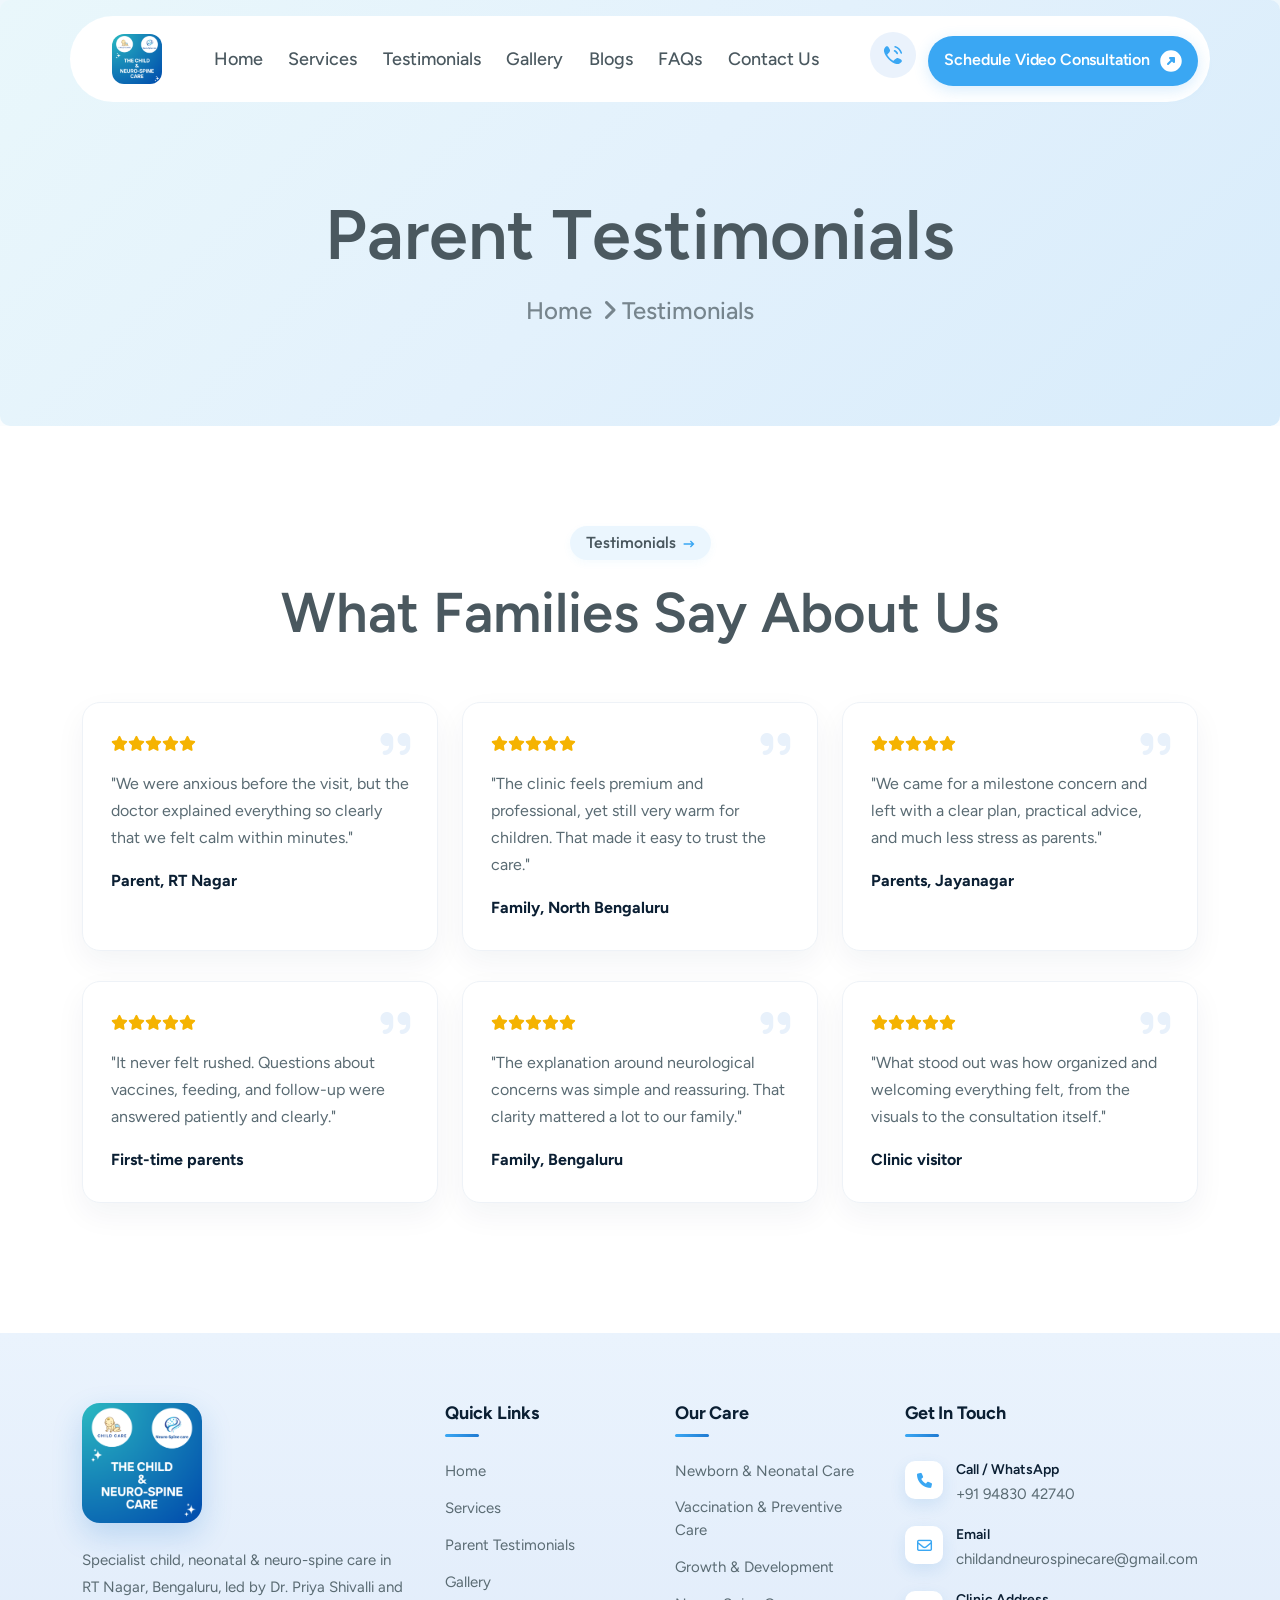
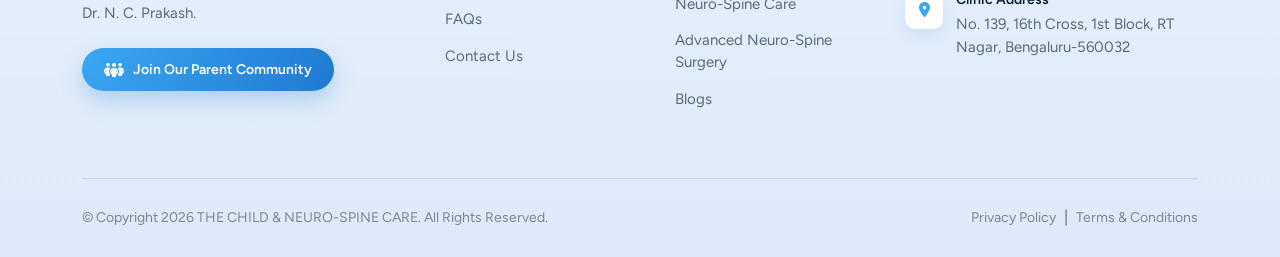
<file: testimonial.html>
<!DOCTYPE html>
<html lang="en">
<head>
    <meta charset="UTF-8">
    <meta name="viewport" content="width=device-width, initial-scale=1.0">
    <title>Parent Testimonials | THE CHILD &amp; NEURO-SPINE CARE</title>
    <meta name="description" content="Read what parents and patients say about child, neonatal, and neuro-spine care at THE CHILD & NEURO-SPINE CARE, Bengaluru.">

    <!--=====FAB ICON=======-->
    <link rel="shortcut icon" href="assets/img/logo/drpriya/clinic-logo.png">

    <!--===== CSS LINK =======-->
    <link rel="stylesheet" href="assets/css/plugins/bootstrap.min.css">
    <link rel="stylesheet" href="assets/css/plugins/aos.css">
    <link rel="stylesheet" href="assets/css/plugins/fontawesome.css">
    <link rel="stylesheet" href="assets/css/plugins/magnific-popup.css">
    <link rel="stylesheet" href="assets/css/plugins/owlcarousel.min.css">
    <link rel="stylesheet" href="assets/css/plugins/sidebar.css">
    <link rel="stylesheet" href="assets/css/plugins/slick-slider.css">
    <link rel="stylesheet" href="assets/css/plugins/nice-select.css">
    <link rel="stylesheet" href="assets/css/plugins/swiper-bundle.css">
    <link rel="stylesheet" href="assets/css/main.css">
    <link rel="stylesheet" href="assets/css/custom.css">

    <!--=====  JS SCRIPT LINK =======-->
    <script src="assets/js/plugins/jquery-3-7-1.min.js"></script>
</head>
<body class="homepage1-body">

<!--===== PRELOADER STARTS =======-->
<div class="cs_preloader">
  <div class="cs_preloader_in">
    <div class="cs_wave_first">
      <img src="assets/img/logo/drpriya/clinic-logo.png" alt="" style="width:100px;height:100px;">
      <p style="text-align:center;font-size:18px;color:#4a585f;margin-top:10px;">
        Loading
        <span style="animation:dot 1.4s infinite; animation-delay:0s;">.</span>
        <span style="animation:dot 1.4s infinite; animation-delay:0.2s;">.</span>
        <span style="animation:dot 1.4s infinite; animation-delay:0.4s;">.</span>
      </p>
    </div>
  </div>
</div>
<!--===== PRELOADER ENDS =======-->

<!--===== PROGRESS STARTS=======-->
<div class="paginacontainer">
     <div class="progress-wrap">
       <svg class="progress-circle svg-content" width="100%" height="100%" viewBox="-1 -1 102 102">
         <path d="M50,1 a49,49 0 0,1 0,98 a49,49 0 0,1 0,-98"/>
       </svg>
     </div>
   </div>
 <!--===== PROGRESS ENDS=======-->

<!--=====HEADER START=======-->
<header class="homepage4-body">
  <div id="vl-header-sticky" class="vl-header-area vl-transparent-header">
      <div class="container">
          <div class="row align-items-center row-bg1">
              <div class="col-lg-1 col-md-6 col-6">
                  <div class="vl-logo">
                      <a href="index.html"><img src="assets/img/logo/drpriya/clinic-logo.png" alt=""></a>
                  </div>
              </div>
              <div class="col-lg-7 d-none d-lg-block">
                  <div class="vl-main-menu text-center">
                         <nav class="vl-mobile-menu-active">
<ul>
    <li><a href="index.html">Home</a></li>
    <li><a href="services.html">Services</a></li>
    <li><a href="testimonial.html">Testimonials</a></li>
    <li><a href="gallery.html">Gallery</a></li>
    <li><a href="https://priyashivalli.exlyapp.com/blog">Blogs</a></li>
    <li><a href="faq.html">FAQs</a></li>
    <li><a href="contact.html">Contact Us</a></li>
</ul>
                      </nav>
                  </div>
              </div>
              <div class="col-lg-4 col-md-6 col-6">
                <div class="vl-hero-btn d-none d-lg-block text-end">
                  <div class="btn-area1">
                    <a href="tel:+919483042740" class="phone" aria-label="Call us" title="Call us"><svg xmlns="http://www.w3.org/2000/svg" width="20" height="20" viewBox="0 0 20 20" fill="none"><g clip-path="url(#clip0_5825_4343)"><path d="M4.32688 1.17598C4.79912 1.27359 5.1752 1.59087 5.40887 2.01006L6.15321 3.34544C6.42738 3.83727 6.65811 4.25117 6.80878 4.61098C6.96862 4.99266 7.06355 5.36904 7.02016 5.78518C6.97676 6.20131 6.80622 6.55001 6.57107 6.8905C6.3494 7.21148 6.03823 7.56888 5.66848 7.99356L4.57431 9.25038C4.37824 9.47563 4.2802 9.58821 4.27124 9.72896C4.26228 9.86971 4.34263 9.98996 4.50333 10.2304C5.87299 12.2796 7.71894 14.1262 9.76983 15.497C10.0103 15.6577 10.1305 15.738 10.2712 15.7291C10.412 15.7201 10.5247 15.6221 10.7498 15.426L12.0067 14.3318C12.4314 13.962 12.7888 13.6509 13.1098 13.4292C13.4502 13.194 13.799 13.0235 14.2151 12.9801C14.6312 12.9367 15.0077 13.0317 15.3893 13.1915C15.7491 13.3422 16.163 13.5729 16.6547 13.847L17.9902 14.5915C18.4094 14.8251 18.7267 15.2012 18.8243 15.6734C18.9229 16.1505 18.7775 16.6302 18.4562 17.0244C17.2904 18.4547 15.4227 19.3654 13.4633 18.9701C12.259 18.7272 11.0707 18.3225 9.63342 17.4982C6.74558 15.842 4.15636 13.2514 2.50212 10.367C1.67786 8.92963 1.2731 7.74134 1.03015 6.53696C0.634898 4.5776 1.54559 2.70987 2.9759 1.54412C3.37009 1.22284 3.84971 1.07736 4.32688 1.17598Z" fill="#3aa7f3"/><path fill-rule="evenodd" clip-rule="evenodd" d="M11.3062 1.54C11.4337 1.0978 11.8957 0.842779 12.3379 0.970388C15.5607 1.90041 18.099 4.43862 19.0292 7.66132C19.1567 8.1035 18.9017 8.56545 18.4596 8.69304C18.0174 8.8207 17.5554 8.5657 17.4278 8.1235C16.6565 5.45101 14.5483 3.34295 11.8757 2.57171C11.4336 2.4441 11.1786 1.98219 11.3062 1.54ZM10.7947 5.47187C10.9747 5.04825 11.4639 4.85066 11.8876 5.03055C13.2723 5.6186 14.381 6.72725 14.969 8.11199C15.1489 8.53562 14.9513 9.02487 14.5277 9.20479C14.1041 9.38462 13.6148 9.18704 13.4349 8.76345C13.0157 7.77614 12.2234 6.9839 11.2361 6.56463C10.8125 6.38474 10.6149 5.8955 10.7947 5.47187Z" fill="#3aa7f3"/></g><defs><clipPath id="clip0_5825_4343"><rect width="20" height="20" fill="white"/></clipPath></defs></svg></a>
                    <a href="https://priyashivalli.exlyapp.com/plan/bb7b796f-a031-49b8-b7fc-497026ac1e95" class="vl-btn4">Schedule Video Consultation<span><svg xmlns="http://www.w3.org/2000/svg" width="22" height="22" viewBox="0 0 22 22" fill="none"><path fill-rule="evenodd" clip-rule="evenodd" d="M11 0.25C5.06294 0.25 0.25 5.06294 0.25 11C0.25 16.9371 5.06294 21.75 11 21.75C16.9371 21.75 21.75 16.9371 21.75 11C21.75 5.06294 16.9371 0.25 11 0.25ZM10 7C9.5955 7 9.2309 7.24364 9.0761 7.61732C8.92134 7.99099 9.0069 8.42111 9.2929 8.70711L10.5858 10L7.29289 13.2929C6.90237 13.6834 6.90237 14.3166 7.29289 14.7071C7.68342 15.0976 8.31658 15.0976 8.70711 14.7071L12 11.4142L13.2929 12.7071C13.5789 12.9931 14.009 13.0787 14.3827 12.9239C14.7564 12.7691 15 12.4045 15 12V8C15 7.44772 14.5523 7 14 7H10Z" fill="white"/></svg></span></a>
                </div>
                </div>
                <div class="vl-header-action-item d-block d-lg-none">
                  <button type="button" class="vl-offcanvas-toggle">
                    <i class="fa-solid fa-bars-staggered"></i>
                  </button>
               </div>
              </div>
          </div>
      </div>
  </div>
</header>
 <!--=====HEADER END =======-->

 <!--===== MOBILE HEADER STARTS =======-->
<div class="homepage4-body">
  <div class="vl-offcanvas">
    <div class="vl-offcanvas-wrapper">
        <div class="vl-offcanvas-header">
            <a href="index.html" class="vl-offcanvas-brand">
              <img src="assets/img/logo/drpriya/clinic-logo.png" alt="THE CHILD &amp; NEURO-SPINE CARE">
            </a>
            <button class="vl-offcanvas-close-toggle" aria-label="Close menu">
              <i class="fa-solid fa-xmark"></i>
            </button>
        </div>

        <div class="vl-offcanvas-menu d-lg-none">
            <nav></nav>
        </div>

        <div class="vl-offcanvas-cta">
            <a href="https://api.whatsapp.com/send/?phone=%2B919483042740&amp;text=Hello%21+I+would+like+to+book+an+appointment.&amp;type=phone_number&amp;app_absent=0" target="_blank" rel="noopener" class="moff-btn moff-btn--wa">
              <i class="fa-brands fa-whatsapp"></i> Appointment on WhatsApp
            </a>
            <a href="https://priyashivalli.exlyapp.com/plan/bb7b796f-a031-49b8-b7fc-497026ac1e95" class="moff-btn moff-btn--video">
              <i class="fa-solid fa-video"></i> Schedule Video Consultation
            </a>
        </div>

        <div class="vl-offcanvas-contact">
            <a href="tel:+919483042740" class="moff-contact">
              <span class="moff-contact__ic"><i class="fa-solid fa-phone"></i></span>
              <span class="moff-contact__tx"><strong>Call us</strong>+91 94830 42740</span>
            </a>
            <a href="mailto:childandneurospinecare@gmail.com" class="moff-contact">
              <span class="moff-contact__ic"><i class="fa-regular fa-envelope"></i></span>
              <span class="moff-contact__tx"><strong>Email us</strong>childandneurospinecare@gmail.com</span>
            </a>
            <a href="https://www.google.com/maps?q=The+Child+and+Neuro+Spine+Care,+RT+Nagar,+Bengaluru+560032" target="_blank" rel="noopener" class="moff-contact">
              <span class="moff-contact__ic"><i class="fa-solid fa-location-dot"></i></span>
              <span class="moff-contact__tx"><strong>Visit us</strong>No. 139, 16th Cross, 1st Block, RT Nagar, Bengaluru-560032</span>
            </a>
        </div>
    </div>
</div>
<div class="vl-offcanvas-overlay"></div>
</div>
<!--===== MOBILE HEADER ENDS =======-->

<!--===== HERO AREA STARTS =======-->
<div class="inner-header-section-area" style="background-image: url(assets/img/all-images/bg/bg5.avif); background-position: center; background-repeat: no-repeat; background-size: cover;">
  <div class="container">
    <div class="row align-items-center">
      <div class="col-lg-12">
        <div class="hero-header">
          <h1 class="text-anime-style-1">Parent Testimonials</h1>
          <div class="space28"></div>
          <a href="index.html" class="bradecrumb">Home <i class="fa-solid fa-angle-right"></i>Testimonials</a>
        </div>
      </div>
    </div>
  </div>
</div>
<!--===== HERO AREA ENDS =======-->

<!--===== TESTIMONIALS AREA STARTS =======-->
<div class="about4-section-area sp1 sec-w">
  <div class="container">
    <div class="row">
      <div class="col-lg-8 m-auto">
        <div class="heading4 text-center space-margin60" data-aos="fade-up">
          <h5 class="vl-section-subtitle">Testimonials <svg xmlns="http://www.w3.org/2000/svg" width="13" height="8" viewBox="0 0 13 8" fill="none"><path d="M0.667969 4.00033H11.049M8.00137 7.33366L11.3346 4.00033L8.0013 0.666992" stroke="#3aa7f3" stroke-width="1.5"/></svg></h5>
          <div class="space24"></div>
          <h2 class="vl-section-title text-anime-style-3">What Families Say About Us</h2>
        </div>
      </div>
    </div>

    <div class="row">

      <div class="col-lg-4 col-md-6" style="margin-bottom:30px;" data-aos="fade-up" data-aos-duration="450" data-aos-delay="0">
        <div style="position:relative;background:#fff;border:1px solid #eef2f7;border-radius:18px;padding:30px 28px;box-shadow:0 12px 30px rgba(13,38,76,.05);height:100%;">
          <i class="fa-solid fa-quote-right cnsc-quote"></i>
          <div style="color:#f5b301;margin-bottom:14px;font-size:15px;"><i class="fa-solid fa-star"></i><i class="fa-solid fa-star"></i><i class="fa-solid fa-star"></i><i class="fa-solid fa-star"></i><i class="fa-solid fa-star"></i></div>
          <p style="color:#5a6b73;line-height:1.7;margin:0 0 18px;position:relative;z-index:1;">"We were anxious before the visit, but the doctor explained everything so clearly that we felt calm within minutes."</p>
          <strong style="color:#0b1f33;">Parent, RT Nagar</strong>
        </div>
      </div>

      <div class="col-lg-4 col-md-6" style="margin-bottom:30px;" data-aos="fade-up" data-aos-duration="450" data-aos-delay="60">
        <div style="position:relative;background:#fff;border:1px solid #eef2f7;border-radius:18px;padding:30px 28px;box-shadow:0 12px 30px rgba(13,38,76,.05);height:100%;">
          <i class="fa-solid fa-quote-right cnsc-quote"></i>
          <div style="color:#f5b301;margin-bottom:14px;font-size:15px;"><i class="fa-solid fa-star"></i><i class="fa-solid fa-star"></i><i class="fa-solid fa-star"></i><i class="fa-solid fa-star"></i><i class="fa-solid fa-star"></i></div>
          <p style="color:#5a6b73;line-height:1.7;margin:0 0 18px;position:relative;z-index:1;">"The clinic feels premium and professional, yet still very warm for children. That made it easy to trust the care."</p>
          <strong style="color:#0b1f33;">Family, North Bengaluru</strong>
        </div>
      </div>

      <div class="col-lg-4 col-md-6" style="margin-bottom:30px;" data-aos="fade-up" data-aos-duration="450" data-aos-delay="120">
        <div style="position:relative;background:#fff;border:1px solid #eef2f7;border-radius:18px;padding:30px 28px;box-shadow:0 12px 30px rgba(13,38,76,.05);height:100%;">
          <i class="fa-solid fa-quote-right cnsc-quote"></i>
          <div style="color:#f5b301;margin-bottom:14px;font-size:15px;"><i class="fa-solid fa-star"></i><i class="fa-solid fa-star"></i><i class="fa-solid fa-star"></i><i class="fa-solid fa-star"></i><i class="fa-solid fa-star"></i></div>
          <p style="color:#5a6b73;line-height:1.7;margin:0 0 18px;position:relative;z-index:1;">"We came for a milestone concern and left with a clear plan, practical advice, and much less stress as parents."</p>
          <strong style="color:#0b1f33;">Parents, Jayanagar</strong>
        </div>
      </div>

      <div class="col-lg-4 col-md-6" style="margin-bottom:30px;" data-aos="fade-up" data-aos-duration="450" data-aos-delay="0">
        <div style="position:relative;background:#fff;border:1px solid #eef2f7;border-radius:18px;padding:30px 28px;box-shadow:0 12px 30px rgba(13,38,76,.05);height:100%;">
          <i class="fa-solid fa-quote-right cnsc-quote"></i>
          <div style="color:#f5b301;margin-bottom:14px;font-size:15px;"><i class="fa-solid fa-star"></i><i class="fa-solid fa-star"></i><i class="fa-solid fa-star"></i><i class="fa-solid fa-star"></i><i class="fa-solid fa-star"></i></div>
          <p style="color:#5a6b73;line-height:1.7;margin:0 0 18px;position:relative;z-index:1;">"It never felt rushed. Questions about vaccines, feeding, and follow-up were answered patiently and clearly."</p>
          <strong style="color:#0b1f33;">First-time parents</strong>
        </div>
      </div>

      <div class="col-lg-4 col-md-6" style="margin-bottom:30px;" data-aos="fade-up" data-aos-duration="450" data-aos-delay="60">
        <div style="position:relative;background:#fff;border:1px solid #eef2f7;border-radius:18px;padding:30px 28px;box-shadow:0 12px 30px rgba(13,38,76,.05);height:100%;">
          <i class="fa-solid fa-quote-right cnsc-quote"></i>
          <div style="color:#f5b301;margin-bottom:14px;font-size:15px;"><i class="fa-solid fa-star"></i><i class="fa-solid fa-star"></i><i class="fa-solid fa-star"></i><i class="fa-solid fa-star"></i><i class="fa-solid fa-star"></i></div>
          <p style="color:#5a6b73;line-height:1.7;margin:0 0 18px;position:relative;z-index:1;">"The explanation around neurological concerns was simple and reassuring. That clarity mattered a lot to our family."</p>
          <strong style="color:#0b1f33;">Family, Bengaluru</strong>
        </div>
      </div>

      <div class="col-lg-4 col-md-6" style="margin-bottom:30px;" data-aos="fade-up" data-aos-duration="450" data-aos-delay="120">
        <div style="position:relative;background:#fff;border:1px solid #eef2f7;border-radius:18px;padding:30px 28px;box-shadow:0 12px 30px rgba(13,38,76,.05);height:100%;">
          <i class="fa-solid fa-quote-right cnsc-quote"></i>
          <div style="color:#f5b301;margin-bottom:14px;font-size:15px;"><i class="fa-solid fa-star"></i><i class="fa-solid fa-star"></i><i class="fa-solid fa-star"></i><i class="fa-solid fa-star"></i><i class="fa-solid fa-star"></i></div>
          <p style="color:#5a6b73;line-height:1.7;margin:0 0 18px;position:relative;z-index:1;">"What stood out was how organized and welcoming everything felt, from the visuals to the consultation itself."</p>
          <strong style="color:#0b1f33;">Clinic visitor</strong>
        </div>
      </div>

    </div>
  </div>
</div>
<!--===== TESTIMONIALS AREA ENDS =======-->

<!--===== FOOTER AREA STARTS =======-->
<footer class="cnsc-footer">
  <div class="container">

    <!-- COLUMNS -->
    <div class="cnsc-footer__grid">

      <!-- Brand -->
      <div class="cnsc-footer__brand">
        <img src="assets/img/logo/drpriya/clinic-logo.png" alt="THE CHILD &amp; NEURO-SPINE CARE" class="cnsc-footer__logo">
        <p>Specialist child, neonatal &amp; neuro-spine care in RT Nagar, Bengaluru, led by Dr. Priya Shivalli and Dr. N. C. Prakash.</p>
        <a class="cnsc-footer__join" href="https://priyashivalli.exlyapp.com/40e94ae4-bfb9-4264-b06f-310f7bd6140c" target="_blank" rel="noopener">
          <i class="fa-solid fa-people-group"></i> Join Our Parent Community
        </a>
      </div>

      <!-- Quick Links -->
      <div class="cnsc-footer__col">
        <h4>Quick Links</h4>
        <ul>
          <li><a href="index.html">Home</a></li>
          <li><a href="services.html">Services</a></li>
          <li><a href="testimonial.html">Parent Testimonials</a></li>
          <li><a href="gallery.html">Gallery</a></li>
          <li><a href="faq.html">FAQs</a></li>
          <li><a href="contact.html">Contact Us</a></li>
        </ul>
      </div>

      <!-- Our Care -->
      <div class="cnsc-footer__col">
        <h4>Our Care</h4>
        <ul>
          <li><a href="services.html">Newborn &amp; Neonatal Care</a></li>
          <li><a href="services.html">Vaccination &amp; Preventive Care</a></li>
          <li><a href="services.html">Growth &amp; Development</a></li>
          <li><a href="services.html">Neuro-Spine Care</a></li>
          <li><a href="services.html">Advanced Neuro-Spine Surgery</a></li>
          <li><a href="https://priyashivalli.exlyapp.com/blog" target="_blank" rel="noopener">Blogs</a></li>
        </ul>
      </div>

      <!-- Contact -->
      <div class="cnsc-footer__col cnsc-footer__contact">
        <h4>Get In Touch</h4>
        <ul>
          <li>
            <span class="ci-ic"><i class="fa-solid fa-phone"></i></span>
            <span class="ci-tx"><strong>Call / WhatsApp</strong><a href="tel:+919483042740">+91 94830 42740</a></span>
          </li>
          <li>
            <span class="ci-ic"><i class="fa-regular fa-envelope"></i></span>
            <span class="ci-tx"><strong>Email</strong><a href="mailto:childandneurospinecare@gmail.com">childandneurospinecare@gmail.com</a></span>
          </li>
          <li>
            <span class="ci-ic"><i class="fa-solid fa-location-dot"></i></span>
            <span class="ci-tx"><strong>Clinic Address</strong><a href="https://www.google.com/maps?q=The+Child+and+Neuro+Spine+Care,+RT+Nagar,+Bengaluru+560032" target="_blank" rel="noopener">No. 139, 16th Cross, 1st Block, RT Nagar, Bengaluru-560032</a></span>
          </li>
        </ul>
      </div>

    </div>

    <!-- BOTTOM BAR -->
    <div class="cnsc-footer__bottom">
      <p>&copy; Copyright 2026 THE CHILD &amp; NEURO-SPINE CARE. All Rights Reserved.</p>
      <ul>
        <li><a href="#">Privacy Policy</a></li>
        <li><span>|</span></li>
        <li><a href="#">Terms &amp; Conditions</a></li>
      </ul>
    </div>

  </div>
</footer>
<!--===== FOOTER AREA ENDS =======-->

<!--===== JS SCRIPT LINK =======-->
<script src="assets/js/plugins/bootstrap.min.js"></script>
<script src="assets/js/plugins/fontawesome.js"></script>
<script src="assets/js/plugins/aos.js"></script>
<script src="assets/js/plugins/counter.js"></script>
<script src="assets/js/plugins/gsap.min.js"></script>
<script src="assets/js/plugins/ScrollTrigger.min.js"></script>
<script src="assets/js/plugins/Splitetext.js"></script>
<script src="assets/js/plugins/SmoothScroll.js"></script>
<script src="assets/js/plugins/sidebar.js"></script>
<script src="assets/js/plugins/magnific-popup.js"></script>
<script src="assets/js/plugins/mobilemenu.js"></script>
<script src="assets/js/plugins/owlcarousel.min.js"></script>
<script src="assets/js/plugins/nice-select.js"></script>
<script src="assets/js/plugins/waypoints.js"></script>
<script src="assets/js/plugins/slick-slider.js"></script>
<script src="assets/js/plugins/circle-progress.js"></script>
<script src="assets/js/plugins/swiper.js"></script>
<script src="assets/js/main.js"></script>

</body>
</html>
</file>
<file: assets/css/plugins/nice-select.css>
.nice-select {
    -webkit-tap-highlight-color: transparent;
    background-color: #fff;
    border-radius: 5px;
    border: solid 1px #e8e8e8;
    box-sizing: border-box;
    clear: both;
    cursor: pointer;
    display: block;
    float: left;
    font-family: inherit;
    font-size: 14px;
    font-weight: normal;
    height: 42px;
    line-height: 40px;
    outline: none;
    padding-left: 18px;
    padding-right: 30px;
    position: relative;
    text-align: left !important;
    -webkit-transition: all 0.2s ease-in-out;
    transition: all 0.2s ease-in-out;
    -webkit-user-select: none;
       -moz-user-select: none;
        -ms-user-select: none;
            user-select: none;
    white-space: nowrap;
    width: auto; }
    .nice-select:hover {
      border-color: #dbdbdb; }
    .nice-select:active, .nice-select.open, .nice-select:focus {
      border-color: #999; }
    .nice-select:after {
      border-bottom: 2px solid #999;
      border-right: 2px solid #999;
      content: '';
      display: block;
      height: 5px;
      margin-top: -4px;
      pointer-events: none;
      position: absolute;
      right: 12px;
      top: 50%;
      -webkit-transform-origin: 66% 66%;
          -ms-transform-origin: 66% 66%;
              transform-origin: 66% 66%;
      -webkit-transform: rotate(45deg);
          -ms-transform: rotate(45deg);
              transform: rotate(45deg);
      -webkit-transition: all 0.15s ease-in-out;
      transition: all 0.15s ease-in-out;
      width: 5px; }
    .nice-select.open:after {
      -webkit-transform: rotate(-135deg);
          -ms-transform: rotate(-135deg);
              transform: rotate(-135deg); }
    .nice-select.open .list {
      opacity: 1;
      pointer-events: auto;
      -webkit-transform: scale(1) translateY(0);
          -ms-transform: scale(1) translateY(0);
              transform: scale(1) translateY(0); }
    .nice-select.disabled {
      border-color: #ededed;
      color: #999;
      pointer-events: none; }
      .nice-select.disabled:after {
        border-color: #cccccc; }
    .nice-select.wide {
      width: 100%; }
      .nice-select.wide .list {
        left: 0 !important;
        right: 0 !important; }
    .nice-select.right {
      float: right; }
      .nice-select.right .list {
        left: auto;
        right: 0; }
    .nice-select.small {
      font-size: 12px;
      height: 36px;
      line-height: 34px; }
      .nice-select.small:after {
        height: 4px;
        width: 4px; }
      .nice-select.small .option {
        line-height: 34px;
        min-height: 34px; }
    .nice-select .list {
      background-color: #fff;
      border-radius: 5px;
      box-shadow: 0 0 0 1px rgba(68, 68, 68, 0.11);
      box-sizing: border-box;
      margin-top: 4px;
      opacity: 0;
      overflow: hidden;
      padding: 0;
      pointer-events: none;
      position: absolute;
      top: 100%;
      left: 0;
      -webkit-transform-origin: 50% 0;
          -ms-transform-origin: 50% 0;
              transform-origin: 50% 0;
      -webkit-transform: scale(0.75) translateY(-21px);
          -ms-transform: scale(0.75) translateY(-21px);
              transform: scale(0.75) translateY(-21px);
      -webkit-transition: all 0.2s cubic-bezier(0.5, 0, 0, 1.25), opacity 0.15s ease-out;
      transition: all 0.2s cubic-bezier(0.5, 0, 0, 1.25), opacity 0.15s ease-out;
      z-index: 9; }
      .nice-select .list:hover .option:not(:hover) {
        background-color: transparent !important; }
    .nice-select .option {
      cursor: pointer;
      font-weight: 400;
      line-height: 40px;
      list-style: none;
      min-height: 40px;
      outline: none;
      padding-left: 18px;
      padding-right: 29px;
      text-align: left;
      -webkit-transition: all 0.2s;
      transition: all 0.2s; }
      .nice-select .option:hover, .nice-select .option.focus, .nice-select .option.selected.focus {
        background-color: #f6f6f6; }
      .nice-select .option.selected {
        font-weight: bold; }
      .nice-select .option.disabled {
        background-color: transparent;
        color: #999;
        cursor: default; }
  
  .no-csspointerevents .nice-select .list {
    display: none; }
  
  .no-csspointerevents .nice-select.open .list {
    display: block; }
</file>
<file: assets/css/plugins/owlcarousel.min.css>
blog/**
 * Owl Carousel v2.3.4
 * Copyright 2013-2018 David Deutsch
 * Licensed under: SEE LICENSE IN https://github.com/OwlCarousel2/OwlCarousel2/blob/master/LICENSE
 */
 .owl-carousel,.owl-carousel .owl-item{-webkit-tap-highlight-color:transparent;position:relative}.owl-carousel{display:none;width:100%;z-index:1}.owl-carousel .owl-stage{position:relative;-ms-touch-action:pan-Y;touch-action:manipulation;-moz-backface-visibility:hidden}.owl-carousel .owl-stage:after{content:".";display:block;clear:both;visibility:hidden;line-height:0;height:0}.owl-carousel .owl-stage-outer{position:relative;overflow:hidden;-webkit-transform:translate3d(0,0,0)}.owl-carousel .owl-item,.owl-carousel .owl-wrapper{-webkit-backface-visibility:hidden;-moz-backface-visibility:hidden;-ms-backface-visibility:hidden;-webkit-transform:translate3d(0,0,0);-moz-transform:translate3d(0,0,0);-ms-transform:translate3d(0,0,0)}.owl-carousel .owl-item{min-height:1px;float:left;-webkit-backface-visibility:hidden;-webkit-touch-callout:none}.owl-carousel .owl-item img{display:block;width:100%}.owl-carousel .owl-dots.disabled,.owl-carousel .owl-nav.disabled{display:none}.no-js .owl-carousel,.owl-carousel.owl-loaded{display:block}.owl-carousel .owl-dot,.owl-carousel .owl-nav .owl-next,.owl-carousel .owl-nav .owl-prev{cursor:pointer;-webkit-user-select:none;-khtml-user-select:none;-moz-user-select:none;-ms-user-select:none;user-select:none}.owl-carousel .owl-nav button.owl-next,.owl-carousel .owl-nav button.owl-prev,.owl-carousel button.owl-dot{background:0 0;color:inherit;border:none;padding:0!important;font:inherit}.owl-carousel.owl-loading{opacity:0;display:block}.owl-carousel.owl-hidden{opacity:0}.owl-carousel.owl-refresh .owl-item{visibility:hidden}.owl-carousel.owl-drag .owl-item{-ms-touch-action:pan-y;touch-action:pan-y;-webkit-user-select:none;-moz-user-select:none;-ms-user-select:none;user-select:none}.owl-carousel.owl-grab{cursor:move;cursor:grab}.owl-carousel.owl-rtl{direction:rtl}.owl-carousel.owl-rtl .owl-item{float:right}.owl-carousel .animated{animation-duration:1s;animation-fill-mode:both}.owl-carousel .owl-animated-in{z-index:0}.owl-carousel .owl-animated-out{z-index:1}.owl-carousel .fadeOut{animation-name:fadeOut}@keyframes fadeOut{0%{opacity:1}100%{opacity:0}}.owl-height{transition:height .5s ease-in-out}.owl-carousel .owl-item .owl-lazy{opacity:0;transition:opacity .4s ease}.owl-carousel .owl-item .owl-lazy:not([src]),.owl-carousel .owl-item .owl-lazy[src^=""]{max-height:0}.owl-carousel .owl-item img.owl-lazy{transform-style:preserve-3d}.owl-carousel .owl-video-wrapper{position:relative;height:100%;background:#000}.owl-carousel .owl-video-play-icon{position:absolute;height:80px;width:80px;left:50%;top:50%;margin-left:-40px;margin-top:-40px;background:url(owl.video.play.png) no-repeat;cursor:pointer;z-index:1;-webkit-backface-visibility:hidden;transition:transform .1s ease}.owl-carousel .owl-video-play-icon:hover{-ms-transform:scale(1.3,1.3);transform:scale(1.3,1.3)}.owl-carousel .owl-video-playing .owl-video-play-icon,.owl-carousel .owl-video-playing .owl-video-tn{display:none}.owl-carousel .owl-video-tn{opacity:0;height:100%;background-position:center center;background-repeat:no-repeat;background-size:contain;transition:opacity .4s ease}.owl-carousel .owl-video-frame{position:relative;z-index:1;height:100%;width:100%}
</file>
<file: assets/css/plugins/sidebar.css>
/*!
* metismenu https://github.com/onokumus/metismenu#readme
* A jQuery menu plugin
* @version 3.0.6
* @author Osman Nuri Okumus <onokumus@gmail.com> (https://github.com/onokumus)
* @license: MIT 
*/

.metismenu .arrow {
  float: right;
  line-height: 1.42857;
}

*[dir="rtl"] .metismenu .arrow {
  float: left;
}

/*
   * Require Bootstrap 3.x
   * https://github.com/twbs/bootstrap
  */

.metismenu .glyphicon.arrow:before {
  content: "\e079";
}

.metismenu .mm-active>a>.glyphicon.arrow:before {
  content: "\e114";
}

/*
   * Require Font-Awesome
   * http://fortawesome.github.io/Font-Awesome/
  */

.metismenu .fa.arrow:before {
  content: "\f104";
}

.metismenu .mm-active>a>.fa.arrow:before {
  content: "\f107";
}

/*
   * Require Ionicons
   * http://ionicons.com/
  */

.metismenu .ion.arrow:before {
  content: "\f3d2"
}

.metismenu .mm-active>a>.ion.arrow:before {
  content: "\f3d0";
}

.metismenu .plus-times {
  float: right;
}

*[dir="rtl"] .metismenu .plus-times {
  float: left;
}

.metismenu .fa.plus-times:before {
  content: "\f067";
}

.metismenu .mm-active>a>.fa.plus-times {
  transform: rotate(45deg);
}

.metismenu .plus-minus {
  float: right;
}

*[dir="rtl"] .metismenu .plus-minus {
  float: left;
}

.metismenu .fa.plus-minus:before {
  content: "\f067";
}

.metismenu .mm-active>a>.fa.plus-minus:before {
  content: "\f068";
}

.metismenu .mm-collapse:not(.mm-show) {
  display: none;
}

.metismenu .mm-collapsing {
  position: relative;
  height: 0;
  overflow: hidden;
  transition-timing-function: ease;
  transition-duration: .35s;
  transition-property: height, visibility;
}

.metismenu .has-arrow {
  position: relative;
}

.metismenu .has-arrow::after {
  position: absolute;
  content: '';
  width: .5em;
  height: .5em;
  border-width: 1px 0 0 1px;
  border-style: solid;
  border-color: currentColor;
  border-color: initial;
  right: 1em;
  transform: rotate(-45deg) translate(0, -50%);
  transform-origin: top;
  top: 50%;
  transition: all .3s ease-out;
}

*[dir="rtl"] .metismenu .has-arrow::after {
  right: auto;
  left: 1em;
  transform: rotate(135deg) translate(0, -50%);
}

.metismenu .mm-active>.has-arrow::after, .metismenu .has-arrow[aria-expanded="true"]::after {
  transform: rotate(-135deg) translate(0, -50%);
}

*[dir="rtl"] .metismenu .mm-active>.has-arrow::after, *[dir="rtl"] .metismenu .has-arrow[aria-expanded="true"]::after {
  transform: rotate(225deg) translate(0, -50%);
}

/* custom code */

.hamburger-menu {
  display: inline-block;
}

.hamburger-menu a {
  display: inline-block;
}

.body-overlay {
  background-color: #000000;
  height: 950px;
  width: 100%;
  position: fixed;
  top: 0;
  z-index: 1010;
  left: 0;
  opacity: 0;
  visibility: hidden;
  transition: all 0.3s linear 0s;
  transition: all 600ms ease;
  -webkit-transition: all 600ms ease;
  -moz-transition: all 600ms ease;
  -ms-transition: all 600ms ease;
  -o-transition: all 600ms ease;
}

.body-overlay.active {
  opacity: .5;
  visibility: visible;
}

.side-mobile-menu ul li a {
  padding: 13px 0;
  display: block;
  border-bottom: 1px solid rgba(0, 0, 0, 0.05);
  font-size: 14px;
  color: #000;
  font-weight: 600;
  text-transform: uppercase;
  position: relative;
}

.side-mobile-menu ul li a[aria-expanded="true"] {
  color: var(--color-primary);
}

.side-mobile-menu ul li a:hover {
  color: var(--color-primary);
  padding-left: 5px;
}

.side-mobile-menu ul li ul li:hover>a {
  color: var(--color-primary);
  padding-left: 20px;
}

.side-mobile-menu ul li ul li:hover>a::before {
  background: var(--color-primary);
  border-color: var(--color-primary) !important;
}

.slide-bar.style-2 .side-mobile-menu ul li a[aria-expanded="true"],
.slide-bar.style-2 .side-mobile-menu ul li a:hover,
.slide-bar.style-2 .side-mobile-menu ul li ul li:hover>a {
  color: #2962FF;
}
.slide-bar.style-2 .side-mobile-menu ul li ul li:hover>a::before {
  background: #2962FF;
  border-color: #2962FF !important;
}





.side-mobile-menu ul {
  list-style: none;
  margin: 0;
  padding: 0;
}


.slide-bar {
    position: fixed;
    overflow-y: auto;
    top: 0;
    right: -860px;
    right: -860px;
    max-width: 830px;
    padding: 50px 50px;
    height: 900px;
    display: block;
    background-color: var(--color-white);
    z-index: 1020;
transition-duration: 500ms;
background-color: #fff;
}


.side-mobile-menu {
    display: none;
}
.slide-bar.show {
  right: 0;
}

.side-mobile-menu ul li ul li {
  padding-left: 15px;
}

.side-mobile-menu ul li ul li a {
  position: relative;
  padding-left: 15px;
  text-transform: capitalize;
  font-size: 16px;
}

.side-mobile-menu ul li.dropdown>a::after {
  position: absolute;
  content: "";
  width: 8px;
  height: 8px;
  border-width: 0 2px 2px 0;
  border-style: solid;
  border-color: initial;
  right: 16px;
  top: 50%;
  -webkit-transform: rotate(-45deg) translateY(-50%);
  -webkit-transform-origin: top;
  transform-origin: top;
  transition: all 0.3s ease-out;
  transform: rotate(-45deg) translateY(-50%);
  -moz-transform: rotate(-45deg) translateY(-50%);
  -ms-transform: rotate(-45deg) translateY(-50%);
  -o-transform: rotate(-45deg) translateY(-50%);
}

.side-mobile-menu ul li.dropdown a[aria-expanded="true"]::after {
  -webkit-transform: rotate(-135deg) translateY(-50%);
  transform: rotate(45deg) translateY(-50%);
}

.side-mobile-menu ul li ul li a::before {
  content: "";
  width: 8px;
  height: 8px;
  position: absolute;
  left: 0;
  top: 50%;
  transform: translateY(-50%);
  border: 2px solid #101a23;
  border-radius: 50%;
}

.side-mobile-menu ul li ul li a {
  text-transform: capitalize;
  font-size: 15px;
}

.close-mobile-menu a {
  color: #fff;
  position: relative;
  z-index: 2;
  font-size: 16px;
  left: 0;
  display: block;
}


.close-mobile-menu {
  position: absolute;
  top: 0;
  right: 0;
  text-align: center;
  line-height: 40px;
  transition: .3s;
  -webkit-transition: .3s;
  -moz-transition: .3s;
  -ms-transition: .3s;
  -o-transition: .3s;
}

.slide-bar .tx-close {
    background: rgba(150,144,162,.08);
    width: 54px;
    height: 54px;
    border-width: 18px;
}
.slide-bar .tx-close::before, .slide-bar .tx-close::after {
    background-color: #000;
}


.header-mobile-search input {
  width: 100%;
  height: 50px;
  background-color: #fff;
  padding: 0 18px;
  padding-right: 40px;
  font-size: 14px;
  border: 1px solid #ececec;
  transition: .3s;
  -webkit-transition: .3s;
  -moz-transition: .3s;
  -ms-transition: .3s;
  -o-transition: .3s;
  border-radius: 3px;
}

.header-mobile-search input:focus {
  border-color: var(--color-primary);
}

.header-mobile-search {
  margin-bottom: 15px;
  position: relative;
  display: block;
}

.header-mobile-search button {
  position: absolute;
  width: 50px;
  height: 100%;
  right: 0;
  line-height: 100%;
  padding: 0;
  border: none;
  background-color: initial;
  background-image: none;
  color: #3a505f;
  top: 0;
  cursor: pointer;
}
</file>
